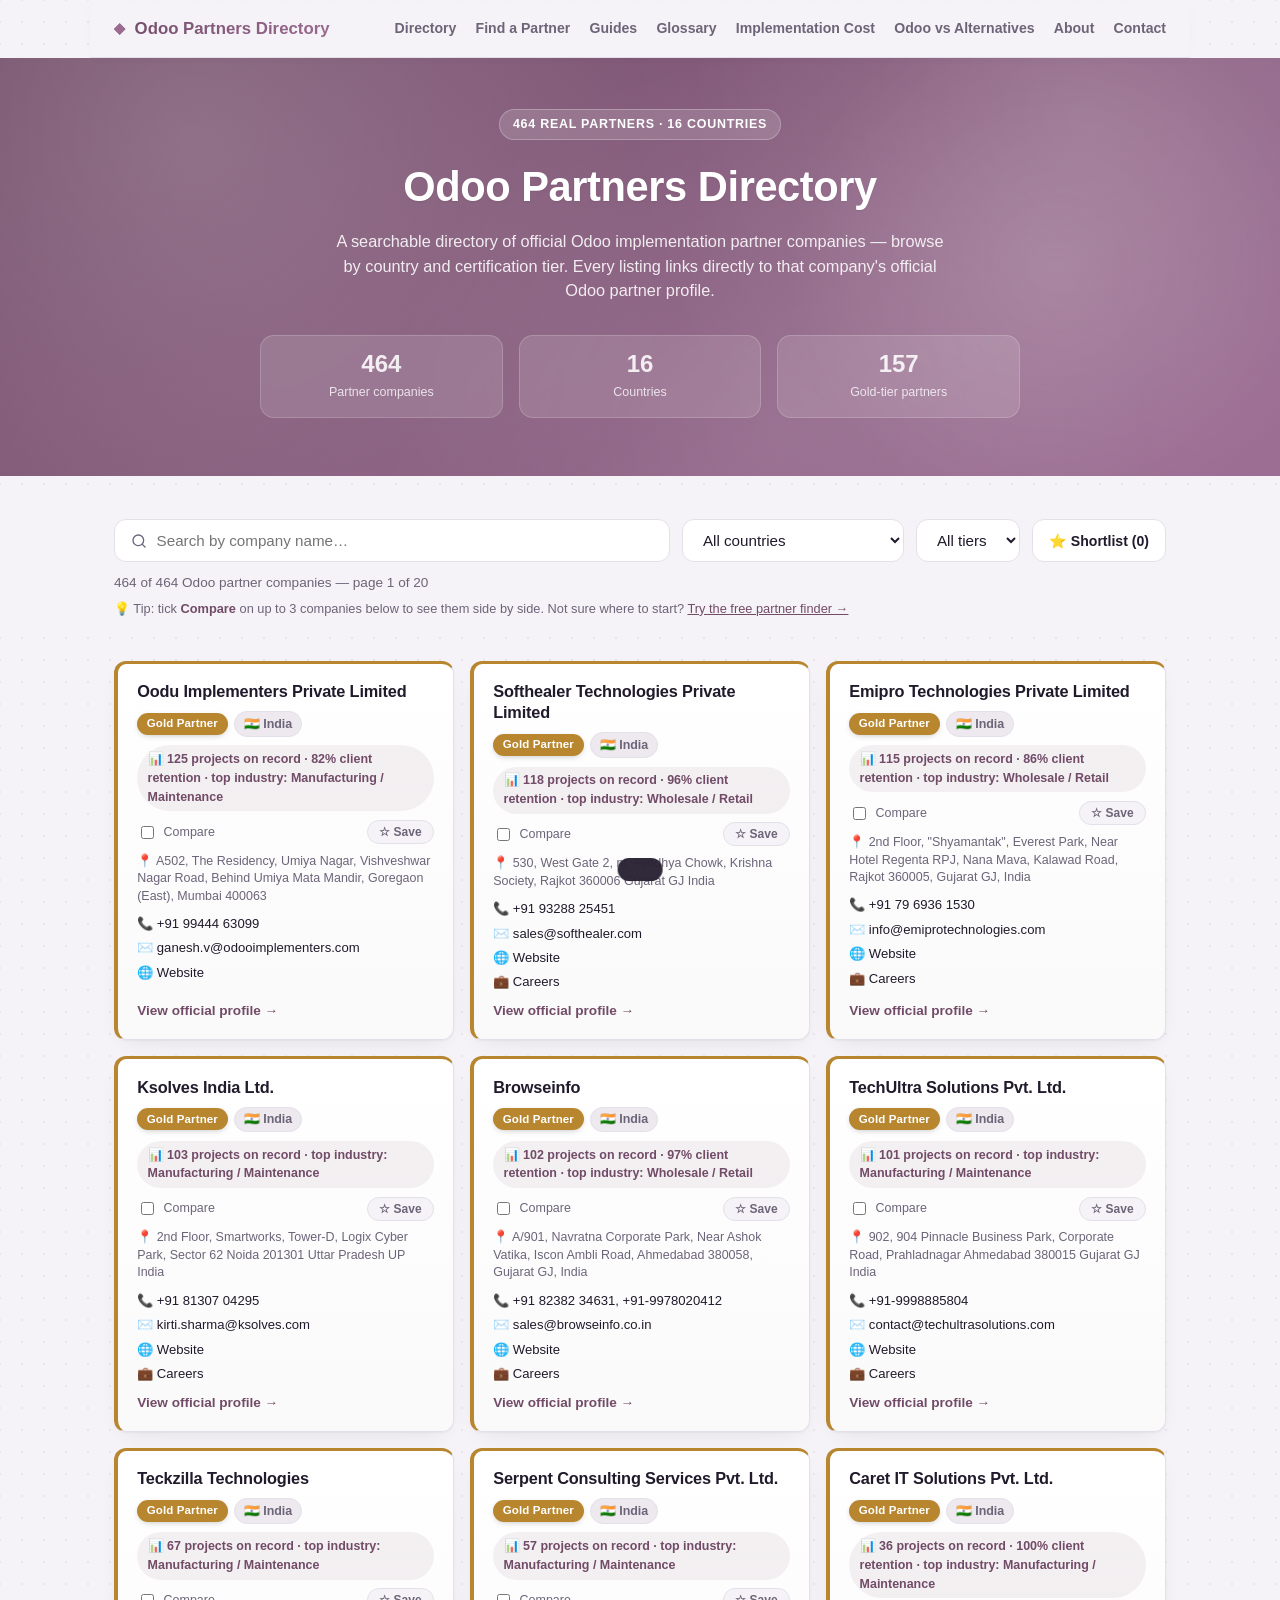
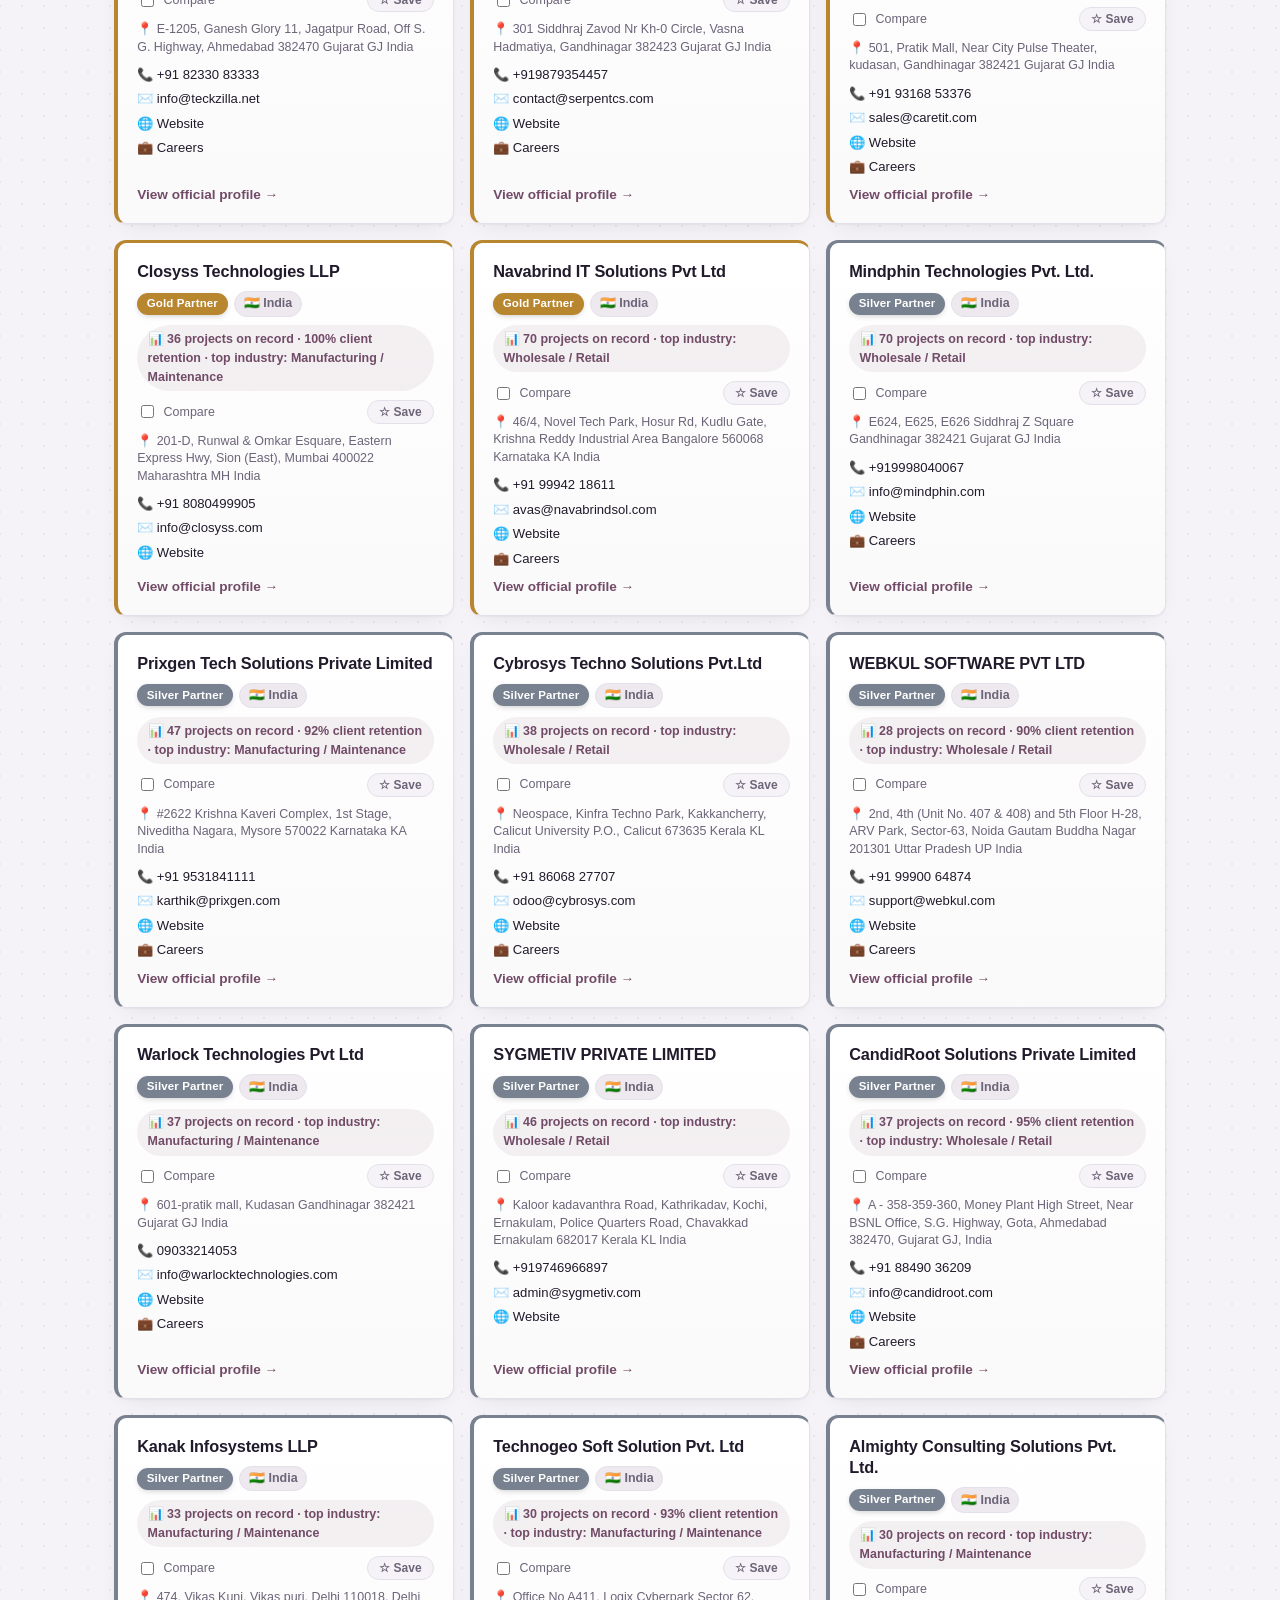
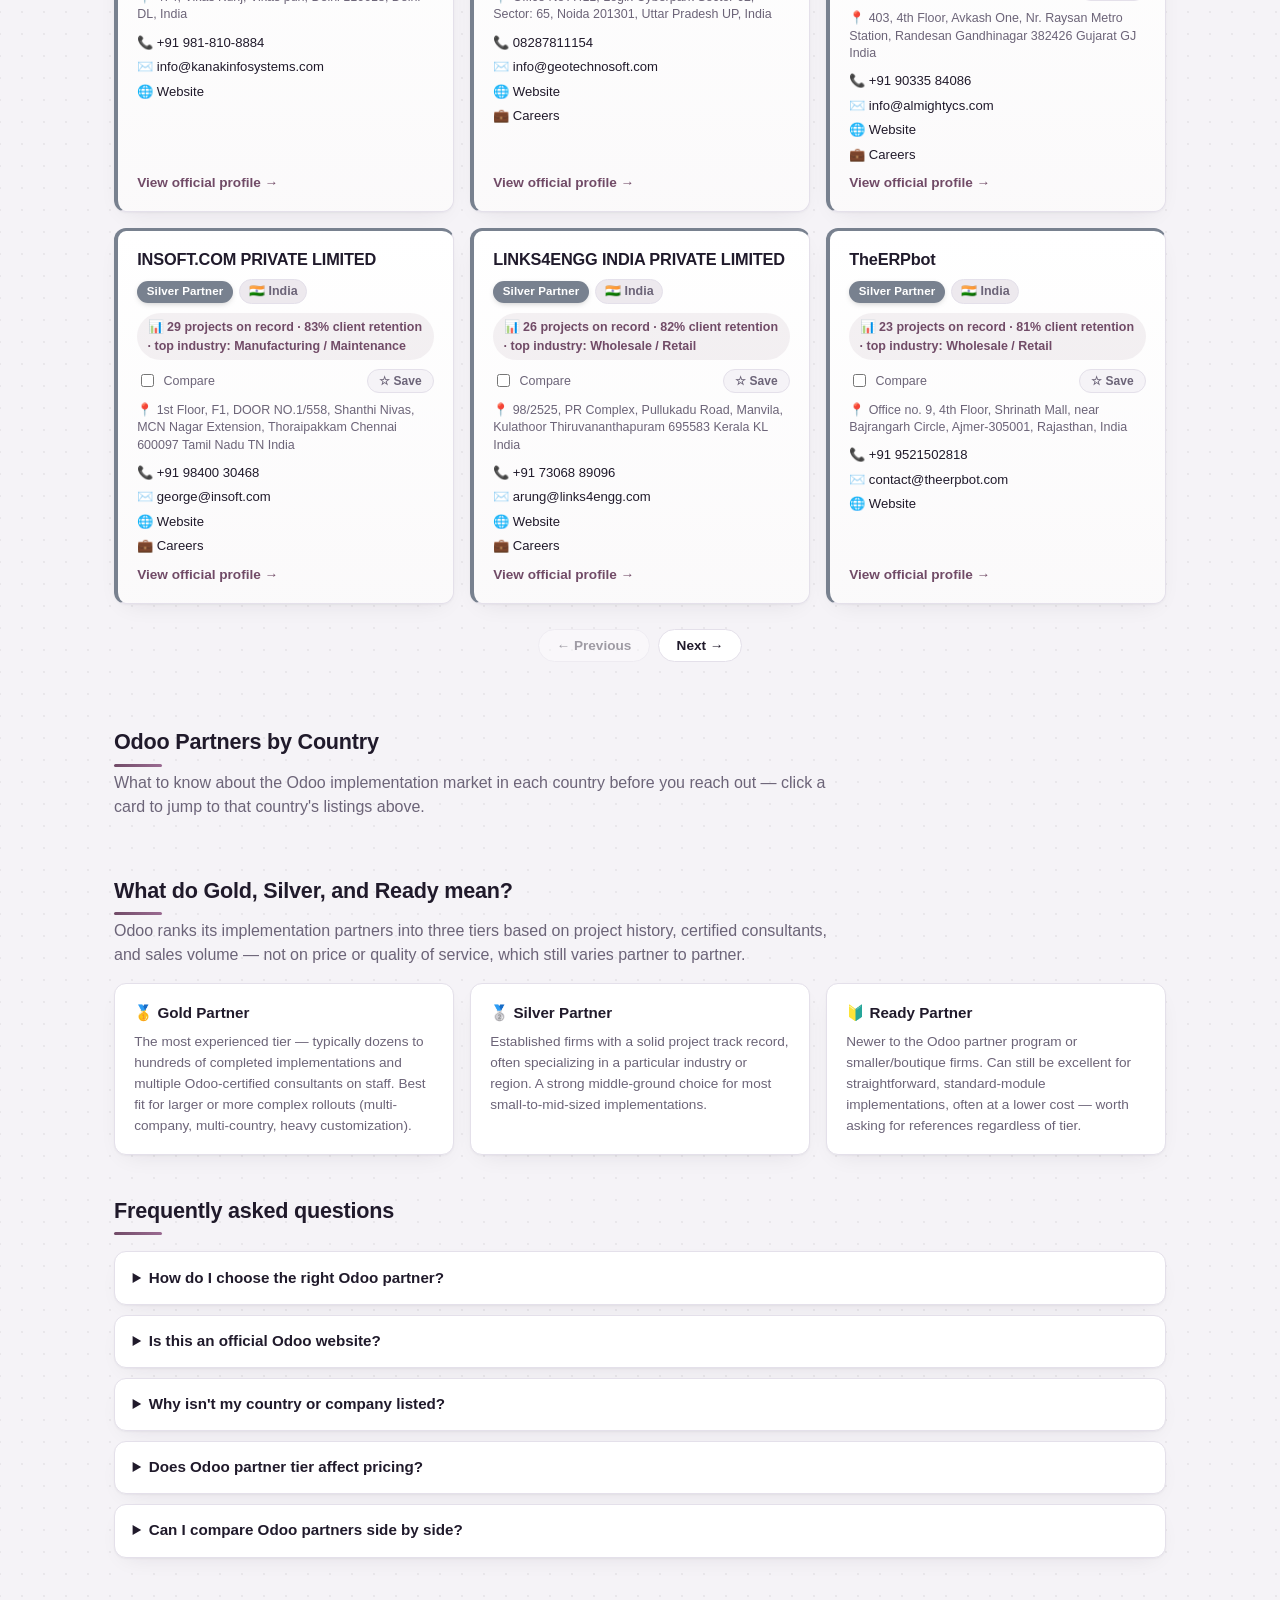
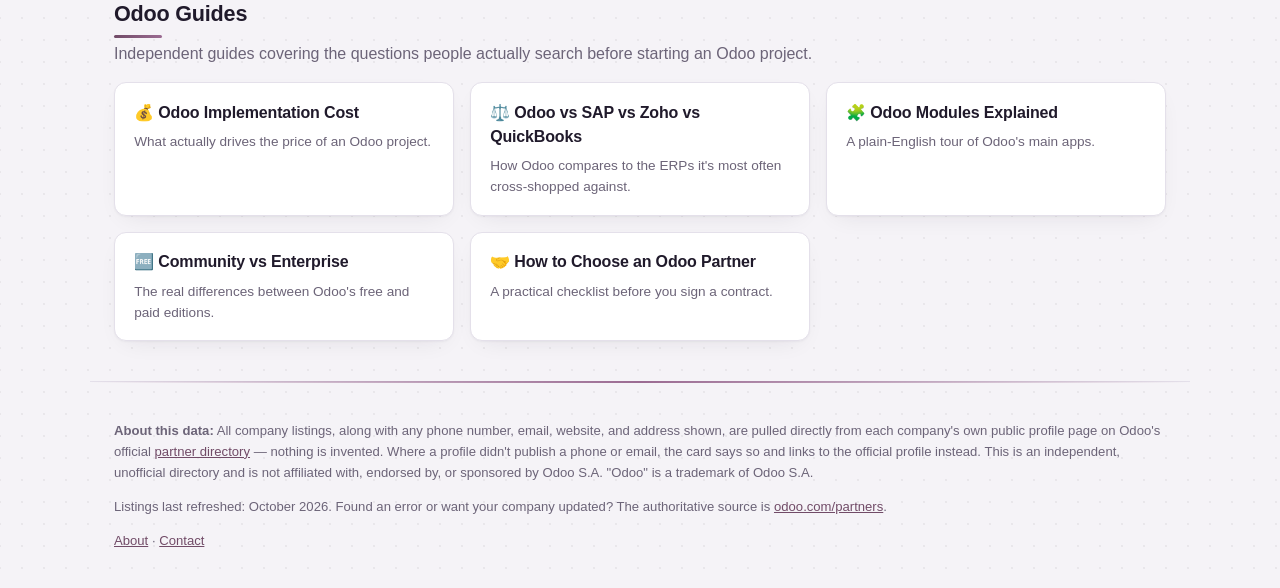
<file: index.html>
<!DOCTYPE html>
<html lang="en">
<head>
<meta charset="UTF-8">
<meta name="viewport" content="width=device-width, initial-scale=1.0">
<title>Odoo Partners Directory — Find Odoo Implementation Companies Worldwide</title>
<meta name="description" content="Searchable directory of 464 official Odoo implementation partners by country and tier. Compare up to 3 partners side by side with real certifications, project references, and retention data.">
<meta name="robots" content="index, follow">
<link rel="canonical" href="https://odoo-companies-hub.github.io/odoo_companies/">
<link rel="icon" href="favicon.svg" type="image/svg+xml">

<!-- Open Graph -->
<meta property="og:site_name" content="Odoo Partners Directory">
<meta property="og:title" content="Odoo Partners Directory — 464 Real Odoo Implementation Partners">
<meta property="og:description" content="Searchable directory of official Odoo implementation partners worldwide — browse 464 real companies by country and tier, and compare them side by side on real certifications and references.">
<meta property="og:type" content="website">
<meta property="og:url" content="https://odoo-companies-hub.github.io/odoo_companies/">

<!-- Twitter -->
<meta name="twitter:card" content="summary">
<meta name="twitter:title" content="Odoo Partners Directory">
<meta name="twitter:description" content="Searchable directory of 464 real Odoo implementation partners worldwide — compare partners side by side on certifications, references, and retention.">

<link rel="preconnect" href="https://pagead2.googlesyndication.com">
<script async src="https://pagead2.googlesyndication.com/pagead/js/adsbygoogle.js?client=ca-pub-3038988631598049" crossorigin="anonymous"></script>

<link rel="stylesheet" href="styles.css">

<script type="application/ld+json">
{
  "@context": "https://schema.org",
  "@type": "Organization",
  "name": "Odoo Partners Directory",
  "url": "https://odoo-companies-hub.github.io/odoo_companies/",
  "logo": "https://odoo-companies-hub.github.io/odoo_companies/favicon.svg",
  "description": "An independent, searchable directory of official Odoo implementation partner companies worldwide.",
  "email": "asappssupport@gmail.com"
}
</script>
<script type="application/ld+json">
{
  "@context": "https://schema.org",
  "@type": "WebSite",
  "name": "Odoo Partners Directory",
  "url": "https://odoo-companies-hub.github.io/odoo_companies/",
  "description": "A searchable directory of official Odoo implementation partner companies, filterable by country and certification tier.",
  "potentialAction": {
    "@type": "SearchAction",
    "target": "https://odoo-companies-hub.github.io/odoo_companies/?q={search_term_string}",
    "query-input": "required name=search_term_string"
  }
}
</script>
<script type="application/ld+json">
{
  "@context": "https://schema.org",
  "@type": "FAQPage",
  "mainEntity": [
    {
      "@type": "Question",
      "name": "How do I choose the right Odoo partner?",
      "acceptedAnswer": {
        "@type": "Answer",
        "text": "Start by matching tier to project complexity, then narrow by country/time-zone and industry experience. Always ask a shortlisted partner for 2-3 references from businesses similar in size and industry to yours, and get a fixed-scope quote for phase one rather than an open-ended hourly estimate."
      }
    },
    {
      "@type": "Question",
      "name": "Is this an official Odoo website?",
      "acceptedAnswer": {
        "@type": "Answer",
        "text": "No. This is an independent, unofficial directory. All listings are sourced from Odoo's own public partner directory at odoo.com/partners and link out to each company's real, official Odoo profile page for verified details. Odoo is a trademark of Odoo S.A.; this site is not affiliated with or endorsed by Odoo S.A."
      }
    },
    {
      "@type": "Question",
      "name": "Why isn't my country or company listed?",
      "acceptedAnswer": {
        "@type": "Answer",
        "text": "This directory currently covers a curated set of 16 countries and is refreshed periodically, not a live mirror of Odoo's full partner list. The authoritative, complete, and most current list is always odoo.com/partners."
      }
    },
    {
      "@type": "Question",
      "name": "Does Odoo partner tier affect pricing?",
      "acceptedAnswer": {
        "@type": "Answer",
        "text": "Not directly — tier reflects experience and scale, not a fixed rate card. Gold partners are often priced higher given demand and seniority, but a well-matched Silver or Ready partner can be more cost-effective for a straightforward implementation."
      }
    },
    {
      "@type": "Question",
      "name": "Can I compare Odoo partners side by side?",
      "acceptedAnswer": {
        "@type": "Answer",
        "text": "Yes. Tick \"Compare\" on up to 3 companies in the directory below and a side-by-side table opens showing certified experts by Odoo version, total project references, typical project size, customer retention rate, and top industries served — all pulled from each company's own official Odoo partner profile."
      }
    }
  ]
}
</script>
</head>
<body>

<nav class="site-nav">
  <a class="brand" href="index.html">Odoo Partners Directory</a>
  <div class="links">
    <a href="index.html">Directory</a>
    <a href="find-a-partner.html">Find a Partner</a>
    <a href="guides.html">Guides</a>
    <a href="glossary.html">Glossary</a>
    <a href="odoo-implementation-cost.html">Implementation Cost</a>
    <a href="odoo-vs-alternatives.html">Odoo vs Alternatives</a>
  <a href="about.html">About</a>
  <a href="contact.html">Contact</a>
  </div>
</nav>

<header class="hero">
  <span class="eyebrow">464 real partners · 16 countries</span>
  <h1>Odoo Partners Directory</h1>
  <p>A searchable directory of official Odoo implementation partner companies — browse by country and certification tier. Every listing links directly to that company's official Odoo partner profile.</p>
  <div class="stats-row" id="hero-stats"></div>
</header>

<!-- Ad slot: top banner (fill in your <ins class="adsbygoogle"> unit once AdSense is approved) -->
<div class="ad-slot" id="ad-top"></div>

<div class="controls-wrap" id="controls-wrap">
  <div class="controls">
    <input type="text" id="search" placeholder="Search by company name…" autocomplete="off">
    <select id="country-filter"><option value="">All countries</option></select>
    <select id="tier-filter">
      <option value="">All tiers</option>
      <option value="Gold">Gold</option>
      <option value="Silver">Silver</option>
      <option value="Ready">Ready</option>
    </select>
    <button type="button" id="fav-toggle" class="fav-toggle">⭐ Shortlist (0)</button>
  </div>
  <div class="stats" id="stats"></div>
  <p class="cmp-hint">💡 Tip: tick <strong>Compare</strong> on up to 3 companies below to see them side by side. Not sure where to start? <a href="find-a-partner.html">Try the free partner finder →</a></p>
</div>

<main>
  <div class="grid" id="grid"></div>
  <div class="empty" id="empty" hidden>No companies match your search.</div>
  <div class="pager" id="pager"></div>
</main>

<section class="content" id="guides">
  <h2>Odoo Partners by Country</h2>
  <p class="intro">What to know about the Odoo implementation market in each country before you reach out — click a card to jump to that country's listings above.</p>
  <div class="guide-grid" id="guide-grid"></div>
</section>

<section class="content" id="tiers">
  <h2>What do Gold, Silver, and Ready mean?</h2>
  <p class="intro">Odoo ranks its implementation partners into three tiers based on project history, certified consultants, and sales volume — not on price or quality of service, which still varies partner to partner.</p>
  <div class="tier-explainer">
    <div class="t">
      <h3>🥇 Gold Partner</h3>
      <p>The most experienced tier — typically dozens to hundreds of completed implementations and multiple Odoo-certified consultants on staff. Best fit for larger or more complex rollouts (multi-company, multi-country, heavy customization).</p>
    </div>
    <div class="t">
      <h3>🥈 Silver Partner</h3>
      <p>Established firms with a solid project track record, often specializing in a particular industry or region. A strong middle-ground choice for most small-to-mid-sized implementations.</p>
    </div>
    <div class="t">
      <h3>🔰 Ready Partner</h3>
      <p>Newer to the Odoo partner program or smaller/boutique firms. Can still be excellent for straightforward, standard-module implementations, often at a lower cost — worth asking for references regardless of tier.</p>
    </div>
  </div>
</section>

<section class="content" id="faq">
  <h2>Frequently asked questions</h2>
  <div class="faq">
    <details>
      <summary>How do I choose the right Odoo partner?</summary>
      <p>Start by matching tier to project complexity (see above), then narrow by country/time-zone and industry experience. Always ask a shortlisted partner for 2-3 references from businesses similar in size and industry to yours, and get a fixed-scope quote for phase one rather than an open-ended hourly estimate.</p>
    </details>
    <details>
      <summary>Is this an official Odoo website?</summary>
      <p>No. This is an independent, unofficial directory. All listings are sourced from Odoo's own public partner directory at <a href="https://www.odoo.com/partners" target="_blank" rel="noopener">odoo.com/partners</a> and link out to each company's real, official Odoo profile page for verified details. "Odoo" is a trademark of Odoo S.A.; this site is not affiliated with or endorsed by Odoo S.A.</p>
    </details>
    <details>
      <summary>Why isn't my country or company listed?</summary>
      <p>This directory currently covers a curated set of 16 countries and is refreshed periodically, not a live mirror of Odoo's full partner list. The authoritative, complete, and most current list is always <a href="https://www.odoo.com/partners" target="_blank" rel="noopener">odoo.com/partners</a>.</p>
    </details>
    <details>
      <summary>Does Odoo partner tier affect pricing?</summary>
      <p>Not directly — tier reflects experience and scale, not a fixed rate card. Gold partners are often (not always) priced higher given demand and seniority, but a well-matched Silver or Ready partner can be more cost-effective for a straightforward implementation.</p>
    </details>
    <details>
      <summary>Can I compare Odoo partners side by side?</summary>
      <p>Yes. Tick "Compare" on up to 3 companies in the directory below and a side-by-side table opens showing certified experts by Odoo version, total project references, typical project size, customer retention rate, and top industries served — all pulled from each company's own official Odoo partner profile.</p>
    </details>
  </div>
</section>

<section class="content" id="guides-section">
  <h2>Odoo Guides</h2>
  <p class="intro">Independent guides covering the questions people actually search before starting an Odoo project.</p>
  <div class="guide-grid">
    <div class="guide-card">
      <a class="card-link" href="odoo-implementation-cost.html">
        <h3>💰 Odoo Implementation Cost</h3>
        <p>What actually drives the price of an Odoo project.</p>
      </a>
    </div>
    <div class="guide-card">
      <a class="card-link" href="odoo-vs-alternatives.html">
        <h3>⚖️ Odoo vs SAP vs Zoho vs QuickBooks</h3>
        <p>How Odoo compares to the ERPs it's most often cross-shopped against.</p>
      </a>
    </div>
    <div class="guide-card">
      <a class="card-link" href="odoo-modules-explained.html">
        <h3>🧩 Odoo Modules Explained</h3>
        <p>A plain-English tour of Odoo's main apps.</p>
      </a>
    </div>
    <div class="guide-card">
      <a class="card-link" href="odoo-community-vs-enterprise.html">
        <h3>🆓 Community vs Enterprise</h3>
        <p>The real differences between Odoo's free and paid editions.</p>
      </a>
    </div>
    <div class="guide-card">
      <a class="card-link" href="how-to-choose-odoo-partner.html">
        <h3>🤝 How to Choose an Odoo Partner</h3>
        <p>A practical checklist before you sign a contract.</p>
      </a>
    </div>
  </div>
</section>

<!-- Ad slot: in-feed / bottom -->
<div class="ad-slot" id="ad-bottom"></div>

<footer>
  <p><strong>About this data:</strong> All company listings, along with any phone number, email,
  website, and address shown, are pulled directly from each company's own public profile page on
  Odoo's official <a href="https://www.odoo.com/partners" target="_blank" rel="noopener">partner directory</a> —
  nothing is invented. Where a profile didn't publish a phone or email, the card says so and links
  to the official profile instead. This is an independent, unofficial directory and is not
  affiliated with, endorsed by, or sponsored by Odoo S.A. "Odoo" is a trademark of Odoo S.A.</p>
  <p>Listings last refreshed: October 2026. Found an error or want your company updated? The authoritative source is
  <a href="https://www.odoo.com/partners" target="_blank" rel="noopener">odoo.com/partners</a>.</p>
  <p><a href="about.html">About</a> · <a href="contact.html">Contact</a></p>
</footer>

<div class="compare-bar" id="compare-bar" hidden></div>

<div class="compare-modal" id="compare-modal" hidden>
  <div class="compare-modal-backdrop" id="compare-modal-backdrop"></div>
  <div class="compare-modal-panel">
    <button type="button" id="compare-modal-close" aria-label="Close comparison">✕</button>
    <div id="compare-modal-content"></div>
  </div>
</div>

<script src="data.js"></script>
<script src="partner-stats.js"></script>
<script src="script.js"></script>
</body>
</html>
</file>
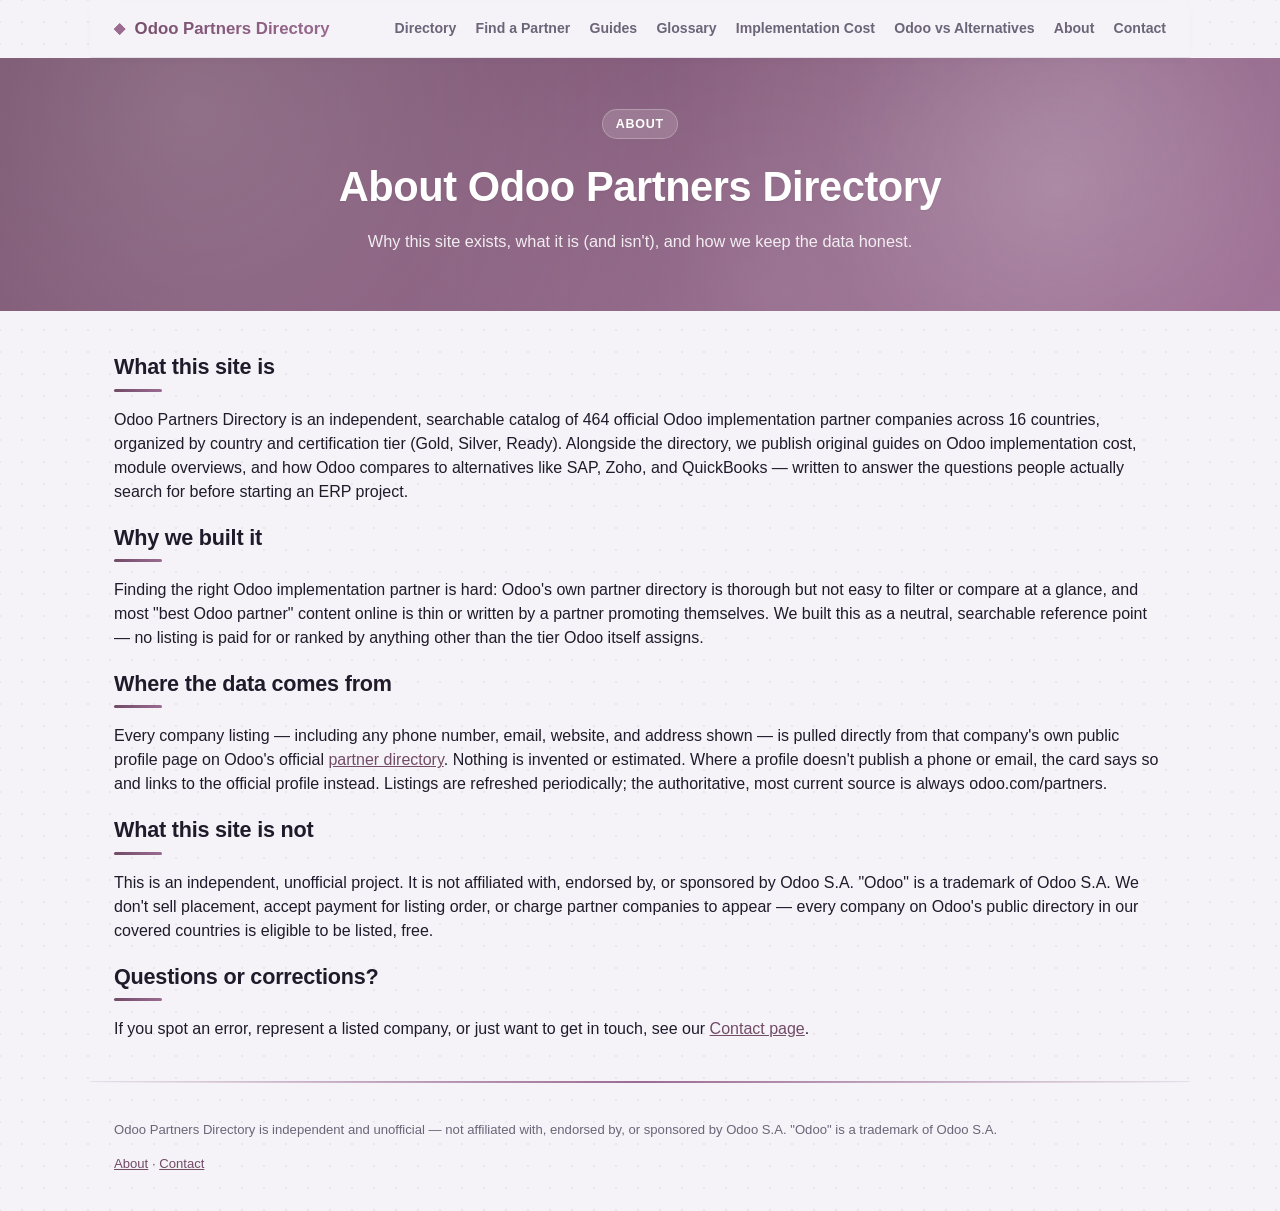
<file: about.html>
<!DOCTYPE html>
<html lang="en">
<head>
<meta charset="UTF-8">
<meta name="viewport" content="width=device-width, initial-scale=1.0">
<title>About Us — Odoo Partners Directory</title>
<meta name="description" content="Who runs the Odoo Partners Directory, why it exists, and how the 464-company dataset of official Odoo implementation partners is sourced and kept accurate.">
<meta name="robots" content="index, follow">
<link rel="canonical" href="https://odoo-companies-hub.github.io/odoo_companies/about.html">
<link rel="icon" href="favicon.svg" type="image/svg+xml">

<meta property="og:site_name" content="Odoo Partners Directory">
<meta property="og:title" content="About Us — Odoo Partners Directory">
<meta property="og:description" content="Who runs the Odoo Partners Directory, why it exists, and how the dataset is sourced and kept accurate.">
<meta property="og:type" content="website">
<meta property="og:url" content="https://odoo-companies-hub.github.io/odoo_companies/about.html">

<meta name="twitter:card" content="summary">
<meta name="twitter:title" content="About Us — Odoo Partners Directory">
<meta name="twitter:description" content="Who runs the Odoo Partners Directory, why it exists, and how the dataset is sourced and kept accurate.">

<script async src="https://pagead2.googlesyndication.com/pagead/js/adsbygoogle.js?client=ca-pub-3038988631598049" crossorigin="anonymous"></script>
<link rel="stylesheet" href="styles.css">

<script type="application/ld+json">
{
  "@context": "https://schema.org",
  "@type": "BreadcrumbList",
  "itemListElement": [
    {
      "@type": "ListItem",
      "position": 1,
      "name": "Home",
      "item": "https://odoo-companies-hub.github.io/odoo_companies/index.html"
    },
    {
      "@type": "ListItem",
      "position": 2,
      "name": "About",
      "item": "https://odoo-companies-hub.github.io/odoo_companies/about.html"
    }
  ]
}
</script>
</head>
<body>

<nav class="site-nav">
  <a class="brand" href="index.html">Odoo Partners Directory</a>
  <div class="links">
    <a href="index.html">Directory</a>
    <a href="find-a-partner.html">Find a Partner</a>
    <a href="guides.html">Guides</a>
    <a href="glossary.html">Glossary</a>
    <a href="odoo-implementation-cost.html">Implementation Cost</a>
    <a href="odoo-vs-alternatives.html">Odoo vs Alternatives</a>
    <a href="about.html">About</a>
    <a href="contact.html">Contact</a>
  </div>
</nav>

<header class="hero">
  <span class="eyebrow">About</span>
  <h1>About Odoo Partners Directory</h1>
  <p>Why this site exists, what it is (and isn't), and how we keep the data honest.</p>
</header>

<section class="content">
  <h2>What this site is</h2>
  <p>Odoo Partners Directory is an independent, searchable catalog of 464 official Odoo implementation
  partner companies across 16 countries, organized by country and certification tier (Gold, Silver,
  Ready). Alongside the directory, we publish original guides on Odoo implementation cost, module
  overviews, and how Odoo compares to alternatives like SAP, Zoho, and QuickBooks — written to answer
  the questions people actually search for before starting an ERP project.</p>

  <h2>Why we built it</h2>
  <p>Finding the right Odoo implementation partner is hard: Odoo's own partner directory is thorough
  but not easy to filter or compare at a glance, and most "best Odoo partner" content online is thin
  or written by a partner promoting themselves. We built this as a neutral, searchable reference point —
  no listing is paid for or ranked by anything other than the tier Odoo itself assigns.</p>

  <h2>Where the data comes from</h2>
  <p>Every company listing — including any phone number, email, website, and address shown — is pulled
  directly from that company's own public profile page on Odoo's official
  <a href="https://www.odoo.com/partners" target="_blank" rel="noopener">partner directory</a>. Nothing
  is invented or estimated. Where a profile doesn't publish a phone or email, the card says so and links
  to the official profile instead. Listings are refreshed periodically; the authoritative, most current
  source is always odoo.com/partners.</p>

  <h2>What this site is not</h2>
  <p>This is an independent, unofficial project. It is not affiliated with, endorsed by, or sponsored by
  Odoo S.A. "Odoo" is a trademark of Odoo S.A. We don't sell placement, accept payment for listing order,
  or charge partner companies to appear — every company on Odoo's public directory in our covered
  countries is eligible to be listed, free.</p>

  <h2>Questions or corrections?</h2>
  <p>If you spot an error, represent a listed company, or just want to get in touch, see our
  <a href="contact.html">Contact page</a>.</p>
</section>

<footer>
  <p>Odoo Partners Directory is independent and unofficial — not affiliated with, endorsed by, or
  sponsored by Odoo S.A. "Odoo" is a trademark of Odoo S.A.</p>
  <p><a href="about.html">About</a> · <a href="contact.html">Contact</a></p>
</footer>

</body>
</html>
</file>
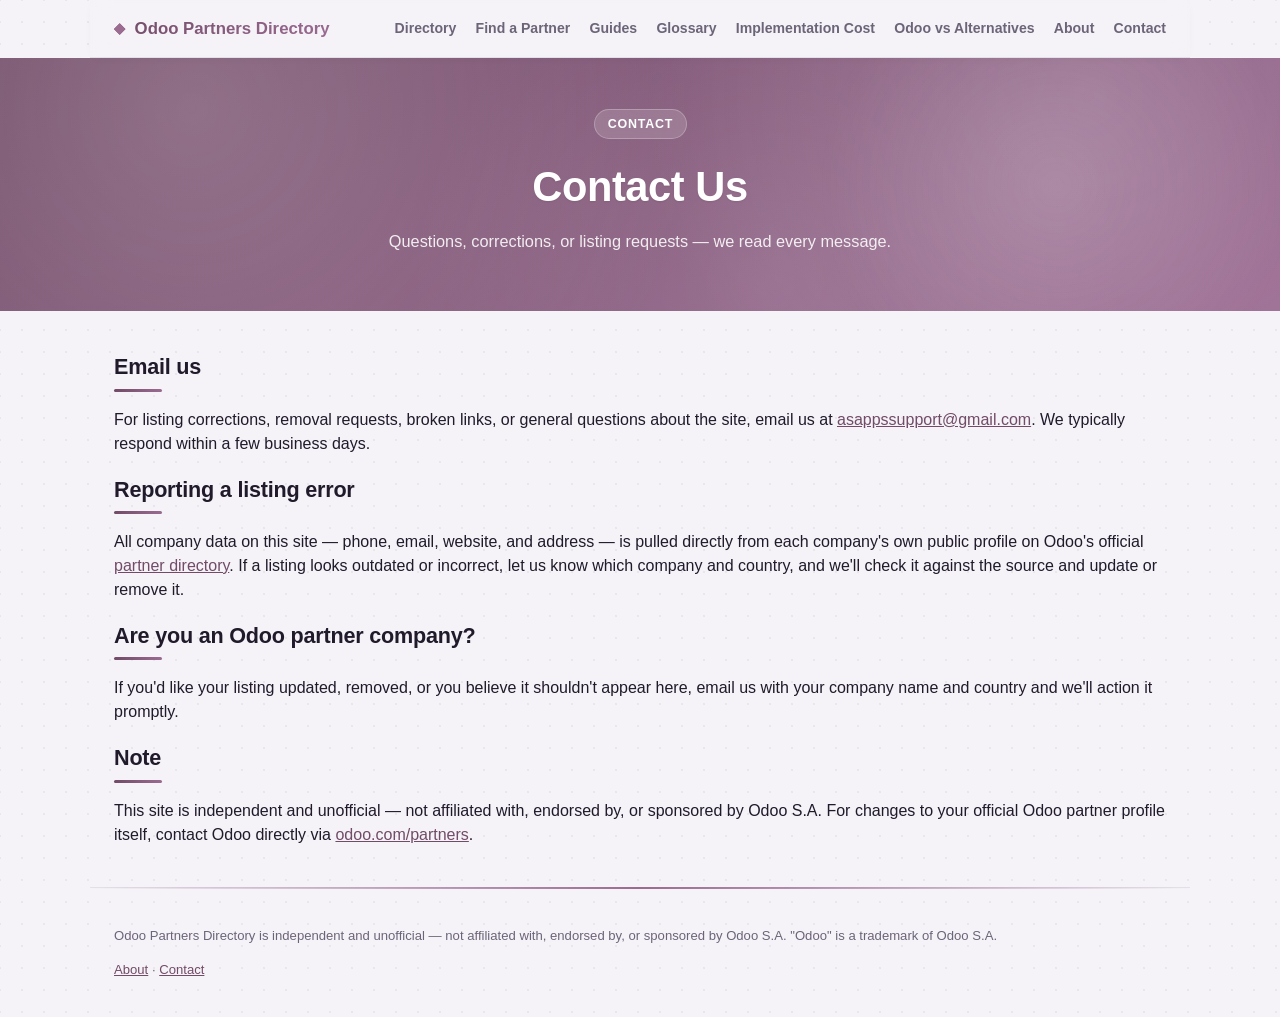
<file: contact.html>
<!DOCTYPE html>
<html lang="en">
<head>
<meta charset="UTF-8">
<meta name="viewport" content="width=device-width, initial-scale=1.0">
<title>Contact Us — Odoo Partners Directory</title>
<meta name="description" content="Get in touch with the Odoo Partners Directory team to report a listing error, request a correction, or ask a question about the site.">
<meta name="robots" content="index, follow">
<link rel="canonical" href="https://odoo-companies-hub.github.io/odoo_companies/contact.html">
<link rel="icon" href="favicon.svg" type="image/svg+xml">

<meta property="og:site_name" content="Odoo Partners Directory">
<meta property="og:title" content="Contact Us — Odoo Partners Directory">
<meta property="og:description" content="Get in touch to report a listing error, request a correction, or ask a question.">
<meta property="og:type" content="website">
<meta property="og:url" content="https://odoo-companies-hub.github.io/odoo_companies/contact.html">

<meta name="twitter:card" content="summary">
<meta name="twitter:title" content="Contact Us — Odoo Partners Directory">
<meta name="twitter:description" content="Get in touch to report a listing error, request a correction, or ask a question.">

<script async src="https://pagead2.googlesyndication.com/pagead/js/adsbygoogle.js?client=ca-pub-3038988631598049" crossorigin="anonymous"></script>
<link rel="stylesheet" href="styles.css">

<script type="application/ld+json">
{
  "@context": "https://schema.org",
  "@type": "BreadcrumbList",
  "itemListElement": [
    {
      "@type": "ListItem",
      "position": 1,
      "name": "Home",
      "item": "https://odoo-companies-hub.github.io/odoo_companies/index.html"
    },
    {
      "@type": "ListItem",
      "position": 2,
      "name": "Contact",
      "item": "https://odoo-companies-hub.github.io/odoo_companies/contact.html"
    }
  ]
}
</script>
</head>
<body>

<nav class="site-nav">
  <a class="brand" href="index.html">Odoo Partners Directory</a>
  <div class="links">
    <a href="index.html">Directory</a>
    <a href="find-a-partner.html">Find a Partner</a>
    <a href="guides.html">Guides</a>
    <a href="glossary.html">Glossary</a>
    <a href="odoo-implementation-cost.html">Implementation Cost</a>
    <a href="odoo-vs-alternatives.html">Odoo vs Alternatives</a>
    <a href="about.html">About</a>
    <a href="contact.html">Contact</a>
  </div>
</nav>

<header class="hero">
  <span class="eyebrow">Contact</span>
  <h1>Contact Us</h1>
  <p>Questions, corrections, or listing requests — we read every message.</p>
</header>

<section class="content">
  <h2>Email us</h2>
  <p>For listing corrections, removal requests, broken links, or general questions about the site,
  email us at <a href="mailto:asappssupport@gmail.com">asappssupport@gmail.com</a>. We typically
  respond within a few business days.</p>

  <h2>Reporting a listing error</h2>
  <p>All company data on this site — phone, email, website, and address — is pulled directly from
  each company's own public profile on Odoo's official
  <a href="https://www.odoo.com/partners" target="_blank" rel="noopener">partner directory</a>. If a
  listing looks outdated or incorrect, let us know which company and country, and we'll check it
  against the source and update or remove it.</p>

  <h2>Are you an Odoo partner company?</h2>
  <p>If you'd like your listing updated, removed, or you believe it shouldn't appear here, email us
  with your company name and country and we'll action it promptly.</p>

  <h2>Note</h2>
  <p>This site is independent and unofficial — not affiliated with, endorsed by, or sponsored by
  Odoo S.A. For changes to your official Odoo partner profile itself, contact Odoo directly via
  <a href="https://www.odoo.com/partners" target="_blank" rel="noopener">odoo.com/partners</a>.</p>
</section>

<footer>
  <p>Odoo Partners Directory is independent and unofficial — not affiliated with, endorsed by, or
  sponsored by Odoo S.A. "Odoo" is a trademark of Odoo S.A.</p>
  <p><a href="about.html">About</a> · <a href="contact.html">Contact</a></p>
</footer>

</body>
</html>
</file>
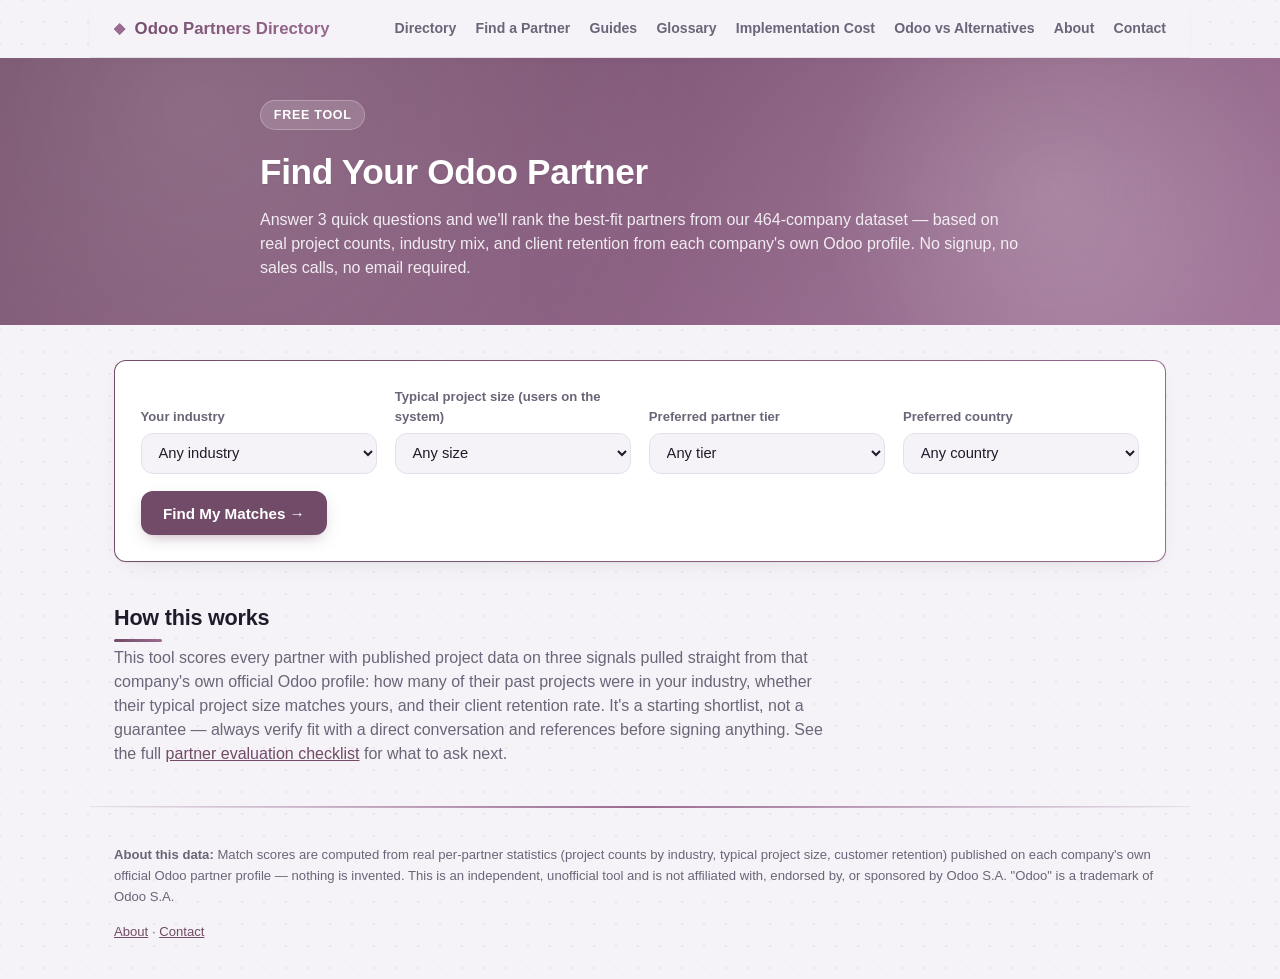
<file: find-a-partner.html>
<!DOCTYPE html>
<html lang="en">
<head>
<meta charset="UTF-8">
<meta name="viewport" content="width=device-width, initial-scale=1.0">
<title>Find Your Odoo Partner — Free Matching Tool</title>
<meta name="description" content="Answer 3 quick questions about your industry, project size, and budget tier, and this free tool ranks the best-fit Odoo implementation partners from real project data — no form to fill, no sales calls.">
<meta name="robots" content="index, follow">
<link rel="canonical" href="https://odoo-companies-hub.github.io/odoo_companies/find-a-partner.html">
<link rel="icon" href="favicon.svg" type="image/svg+xml">

<meta property="og:site_name" content="Odoo Partners Directory">
<meta property="og:title" content="Find Your Odoo Partner — Free Matching Tool">
<meta property="og:description" content="Answer 3 quick questions and get ranked Odoo partner matches based on real project data — industry fit, project size, and tier.">
<meta property="og:type" content="website">
<meta property="og:url" content="https://odoo-companies-hub.github.io/odoo_companies/find-a-partner.html">

<meta name="twitter:card" content="summary">
<meta name="twitter:title" content="Find Your Odoo Partner — Free Matching Tool">
<meta name="twitter:description" content="Answer 3 quick questions and get ranked Odoo partner matches based on real project data.">

<link rel="preconnect" href="https://pagead2.googlesyndication.com">
<script async src="https://pagead2.googlesyndication.com/pagead/js/adsbygoogle.js?client=ca-pub-3038988631598049" crossorigin="anonymous"></script>
<link rel="stylesheet" href="styles.css">

<script type="application/ld+json">
{
  "@context": "https://schema.org",
  "@type": "BreadcrumbList",
  "itemListElement": [
    { "@type": "ListItem", "position": 1, "name": "Home", "item": "https://odoo-companies-hub.github.io/odoo_companies/index.html" },
    { "@type": "ListItem", "position": 2, "name": "Find a Partner", "item": "https://odoo-companies-hub.github.io/odoo_companies/find-a-partner.html" }
  ]
}
</script>
<script type="application/ld+json">
{
  "@context": "https://schema.org",
  "@type": "WebApplication",
  "name": "Odoo Partner Finder",
  "applicationCategory": "BusinessApplication",
  "operatingSystem": "Any",
  "description": "A free tool that matches businesses to Odoo implementation partners based on industry, project size, and certification tier, using real per-partner project data.",
  "offers": { "@type": "Offer", "price": "0", "priceCurrency": "USD" },
  "url": "https://odoo-companies-hub.github.io/odoo_companies/find-a-partner.html"
}
</script>
</head>
<body>

<nav class="site-nav">
  <a class="brand" href="index.html">Odoo Partners Directory</a>
  <div class="links">
    <a href="index.html">Directory</a>
    <a href="find-a-partner.html">Find a Partner</a>
    <a href="guides.html">Guides</a>
    <a href="glossary.html">Glossary</a>
    <a href="odoo-implementation-cost.html">Implementation Cost</a>
    <a href="odoo-vs-alternatives.html">Odoo vs Alternatives</a>
    <a href="about.html">About</a>
    <a href="contact.html">Contact</a>
  </div>
</nav>

<header class="article-hero">
  <div class="wrap">
    <span class="eyebrow">Free tool</span>
    <h1>Find Your Odoo Partner</h1>
    <p>Answer 3 quick questions and we'll rank the best-fit partners from our 464-company dataset — based on
    real project counts, industry mix, and client retention from each company's own Odoo profile. No signup,
    no sales calls, no email required.</p>
  </div>
</header>

<main class="quiz-wrap">
  <div class="quiz-card">
    <div class="quiz-field">
      <label for="q-industry">Your industry</label>
      <select id="q-industry"><option value="">Any industry</option></select>
    </div>
    <div class="quiz-field">
      <label for="q-size">Typical project size (users on the system)</label>
      <select id="q-size">
        <option value="">Any size</option>
        <option value="small">Small — under 20 users</option>
        <option value="medium">Mid-size — 20 to 100 users</option>
        <option value="large">Large — 100+ users</option>
      </select>
    </div>
    <div class="quiz-field">
      <label for="q-tier">Preferred partner tier</label>
      <select id="q-tier">
        <option value="">Any tier</option>
        <option value="Gold">Gold — most experienced</option>
        <option value="Silver">Silver — mid-size projects</option>
        <option value="Ready">Ready — newer, lower-cost</option>
      </select>
    </div>
    <div class="quiz-field">
      <label for="q-country">Preferred country</label>
      <select id="q-country"><option value="">Any country</option></select>
    </div>
    <button type="button" id="q-submit">Find My Matches →</button>
  </div>

  <div id="match-results" class="match-results" hidden>
    <h2 id="match-heading">Your top matches</h2>
    <p class="match-sub" id="match-sub"></p>
    <div class="grid" id="match-grid"></div>
  </div>
</main>

<section class="content">
  <h2>How this works</h2>
  <p class="intro">This tool scores every partner with published project data on three signals pulled straight
  from that company's own official Odoo profile: how many of their past projects were in your industry, whether
  their typical project size matches yours, and their client retention rate. It's a starting shortlist, not a
  guarantee — always verify fit with a direct conversation and references before signing anything. See the full
  <a href="how-to-choose-odoo-partner.html">partner evaluation checklist</a> for what to ask next.</p>
</section>

<footer>
  <p><strong>About this data:</strong> Match scores are computed from real per-partner statistics (project counts
  by industry, typical project size, customer retention) published on each company's own official Odoo partner
  profile — nothing is invented. This is an independent, unofficial tool and is not affiliated with, endorsed
  by, or sponsored by Odoo S.A. "Odoo" is a trademark of Odoo S.A.</p>
  <p><a href="about.html">About</a> · <a href="contact.html">Contact</a></p>
</footer>

<script src="data.js"></script>
<script src="partner-stats.js"></script>
<script src="match.js"></script>
</body>
</html>
</file>
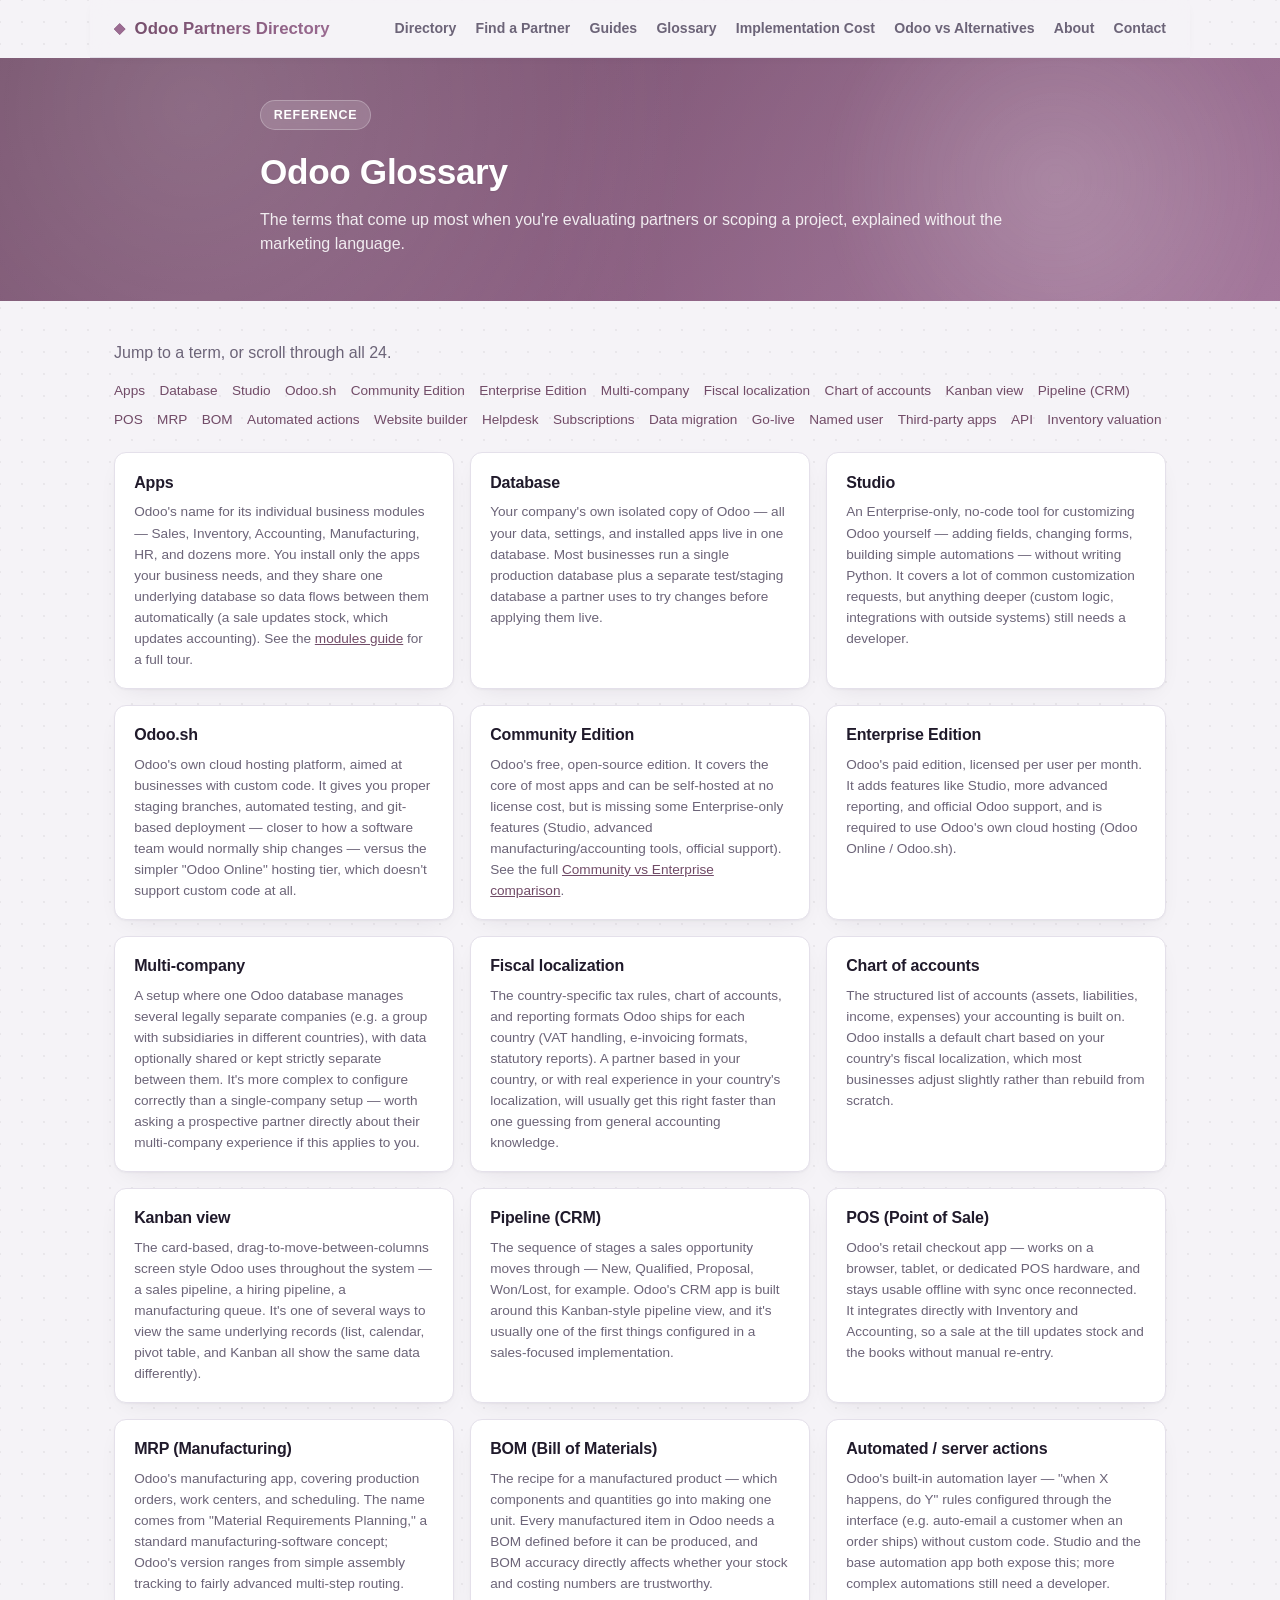
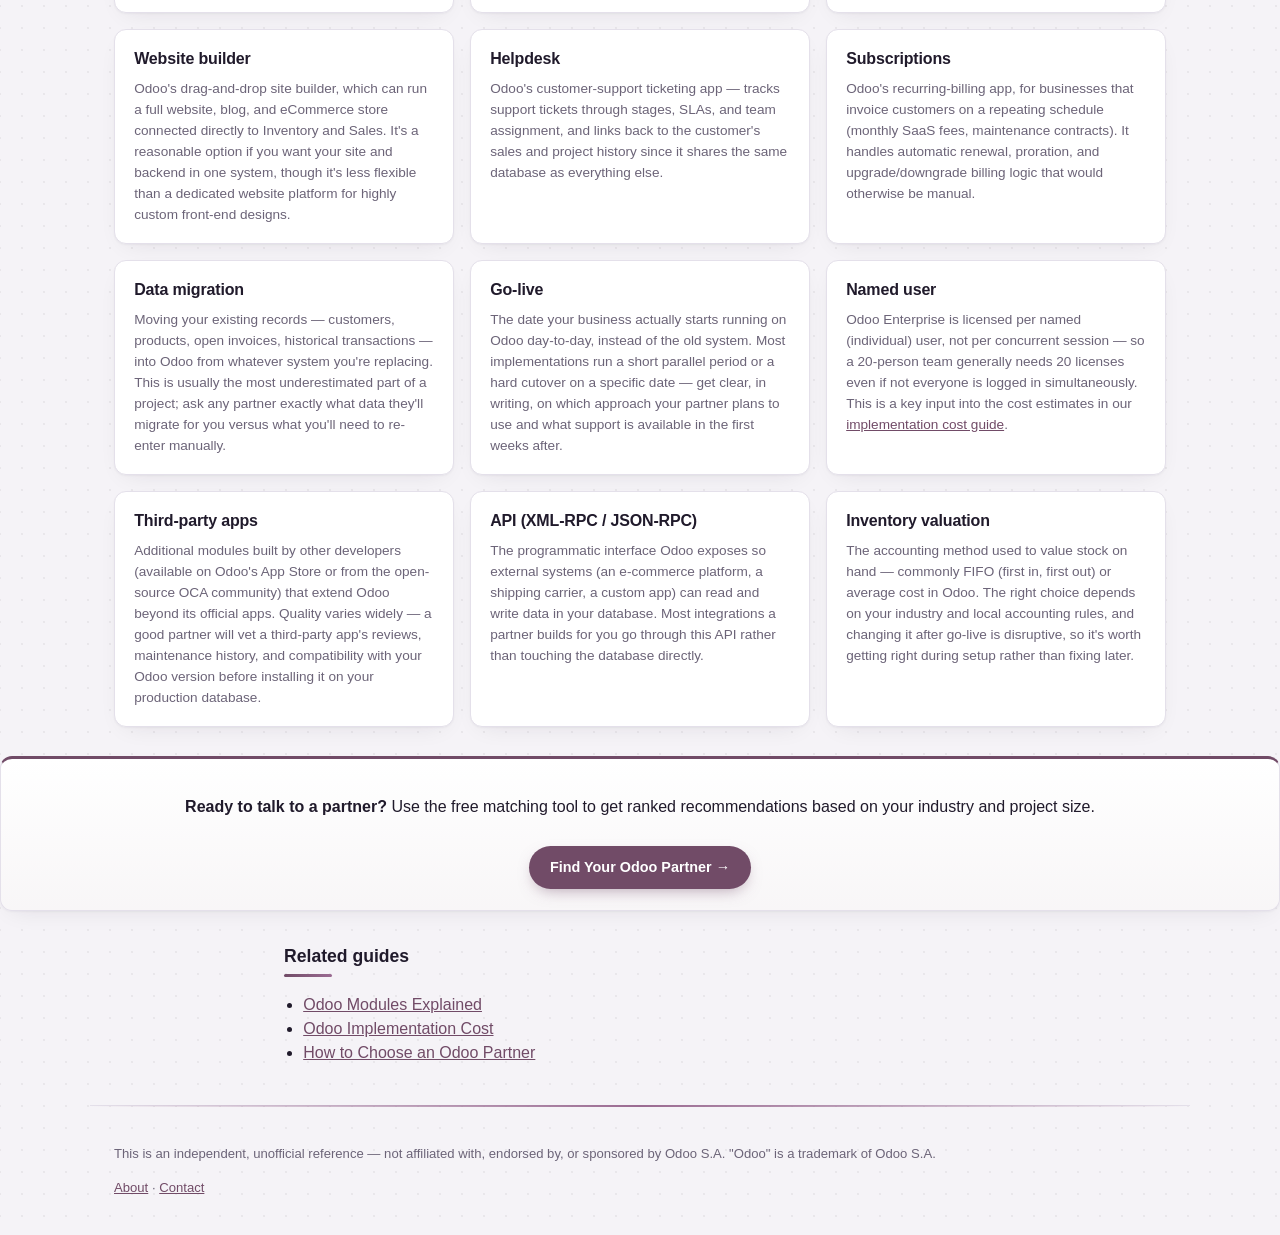
<file: glossary.html>
<!DOCTYPE html>
<html lang="en">
<head>
<meta charset="UTF-8">
<meta name="viewport" content="width=device-width, initial-scale=1.0">
<title>Odoo Glossary: 24 Terms Explained in Plain English</title>
<meta name="description" content="A plain-English glossary of the Odoo and ERP terms that come up most often when evaluating partners and planning an implementation — Apps, Odoo.sh, Studio, BOM, fiscal localization, and more.">
<meta name="robots" content="index, follow">
<link rel="canonical" href="https://odoo-companies-hub.github.io/odoo_companies/glossary.html">
<link rel="icon" href="favicon.svg" type="image/svg+xml">

<meta property="og:site_name" content="Odoo Partners Directory">
<meta property="og:title" content="Odoo Glossary: 24 Terms Explained in Plain English">
<meta property="og:description" content="The Odoo and ERP terms that come up most often when evaluating partners and planning an implementation, explained in plain English.">
<meta property="og:type" content="article">
<meta property="og:url" content="https://odoo-companies-hub.github.io/odoo_companies/glossary.html">

<meta name="twitter:card" content="summary">
<meta name="twitter:title" content="Odoo Glossary: 24 Terms Explained in Plain English">
<meta name="twitter:description" content="The Odoo and ERP terms that come up most often when evaluating partners and planning an implementation.">

<script async src="https://pagead2.googlesyndication.com/pagead/js/adsbygoogle.js?client=ca-pub-3038988631598049" crossorigin="anonymous"></script>
<link rel="stylesheet" href="styles.css">

<script type="application/ld+json">
{
  "@context": "https://schema.org",
  "@type": "BreadcrumbList",
  "itemListElement": [
    { "@type": "ListItem", "position": 1, "name": "Home", "item": "https://odoo-companies-hub.github.io/odoo_companies/index.html" },
    { "@type": "ListItem", "position": 2, "name": "Guides", "item": "https://odoo-companies-hub.github.io/odoo_companies/guides.html" },
    { "@type": "ListItem", "position": 3, "name": "Glossary", "item": "https://odoo-companies-hub.github.io/odoo_companies/glossary.html" }
  ]
}
</script>
<script type="application/ld+json">
{
  "@context": "https://schema.org",
  "@type": "DefinedTermSet",
  "name": "Odoo Glossary",
  "description": "Plain-English definitions of common Odoo and ERP terms.",
  "url": "https://odoo-companies-hub.github.io/odoo_companies/glossary.html"
}
</script>
</head>
<body>

<nav class="site-nav">
  <a class="brand" href="index.html">Odoo Partners Directory</a>
  <div class="links">
    <a href="index.html">Directory</a>
    <a href="find-a-partner.html">Find a Partner</a>
    <a href="guides.html">Guides</a>
    <a href="glossary.html">Glossary</a>
    <a href="odoo-implementation-cost.html">Implementation Cost</a>
    <a href="odoo-vs-alternatives.html">Odoo vs Alternatives</a>
    <a href="about.html">About</a>
    <a href="contact.html">Contact</a>
  </div>
</nav>

<header class="article-hero">
  <div class="wrap">
    <span class="eyebrow">Reference</span>
    <h1>Odoo Glossary</h1>
    <p>The terms that come up most when you're evaluating partners or scoping a project, explained without the
    marketing language.</p>
  </div>
</header>

<section class="content">
  <p class="intro">Jump to a term, or scroll through all 24.</p>
  <nav class="gloss-index" aria-label="Glossary index">
    <a href="#apps">Apps</a>
    <a href="#database">Database</a>
    <a href="#studio">Studio</a>
    <a href="#odoo-sh">Odoo.sh</a>
    <a href="#community">Community Edition</a>
    <a href="#enterprise">Enterprise Edition</a>
    <a href="#multi-company">Multi-company</a>
    <a href="#fiscal-localization">Fiscal localization</a>
    <a href="#chart-of-accounts">Chart of accounts</a>
    <a href="#kanban">Kanban view</a>
    <a href="#pipeline">Pipeline (CRM)</a>
    <a href="#pos">POS</a>
    <a href="#mrp">MRP</a>
    <a href="#bom">BOM</a>
    <a href="#automated-actions">Automated actions</a>
    <a href="#website-builder">Website builder</a>
    <a href="#helpdesk">Helpdesk</a>
    <a href="#subscriptions">Subscriptions</a>
    <a href="#data-migration">Data migration</a>
    <a href="#go-live">Go-live</a>
    <a href="#named-user">Named user</a>
    <a href="#third-party-apps">Third-party apps</a>
    <a href="#api">API</a>
    <a href="#inventory-valuation">Inventory valuation</a>
  </nav>

  <div class="guide-grid gloss-grid">

    <div class="guide-card" id="apps">
      <h3>Apps</h3>
      <p>Odoo's name for its individual business modules — Sales, Inventory, Accounting, Manufacturing, HR, and
      dozens more. You install only the apps your business needs, and they share one underlying database so data
      flows between them automatically (a sale updates stock, which updates accounting). See the
      <a href="odoo-modules-explained.html">modules guide</a> for a full tour.</p>
    </div>

    <div class="guide-card" id="database">
      <h3>Database</h3>
      <p>Your company's own isolated copy of Odoo — all your data, settings, and installed apps live in one
      database. Most businesses run a single production database plus a separate test/staging database a
      partner uses to try changes before applying them live.</p>
    </div>

    <div class="guide-card" id="studio">
      <h3>Studio</h3>
      <p>An Enterprise-only, no-code tool for customizing Odoo yourself — adding fields, changing forms, building
      simple automations — without writing Python. It covers a lot of common customization requests, but
      anything deeper (custom logic, integrations with outside systems) still needs a developer.</p>
    </div>

    <div class="guide-card" id="odoo-sh">
      <h3>Odoo.sh</h3>
      <p>Odoo's own cloud hosting platform, aimed at businesses with custom code. It gives you proper staging
      branches, automated testing, and git-based deployment — closer to how a software team would normally
      ship changes — versus the simpler "Odoo Online" hosting tier, which doesn't support custom code at all.</p>
    </div>

    <div class="guide-card" id="community">
      <h3>Community Edition</h3>
      <p>Odoo's free, open-source edition. It covers the core of most apps and can be self-hosted at no license
      cost, but is missing some Enterprise-only features (Studio, advanced manufacturing/accounting tools,
      official support). See the full <a href="odoo-community-vs-enterprise.html">Community vs Enterprise
      comparison</a>.</p>
    </div>

    <div class="guide-card" id="enterprise">
      <h3>Enterprise Edition</h3>
      <p>Odoo's paid edition, licensed per user per month. It adds features like Studio, more advanced reporting,
      and official Odoo support, and is required to use Odoo's own cloud hosting (Odoo Online / Odoo.sh).</p>
    </div>

    <div class="guide-card" id="multi-company">
      <h3>Multi-company</h3>
      <p>A setup where one Odoo database manages several legally separate companies (e.g. a group with
      subsidiaries in different countries), with data optionally shared or kept strictly separate between them.
      It's more complex to configure correctly than a single-company setup — worth asking a prospective partner
      directly about their multi-company experience if this applies to you.</p>
    </div>

    <div class="guide-card" id="fiscal-localization">
      <h3>Fiscal localization</h3>
      <p>The country-specific tax rules, chart of accounts, and reporting formats Odoo ships for each country
      (VAT handling, e-invoicing formats, statutory reports). A partner based in your country, or with real
      experience in your country's localization, will usually get this right faster than one guessing from
      general accounting knowledge.</p>
    </div>

    <div class="guide-card" id="chart-of-accounts">
      <h3>Chart of accounts</h3>
      <p>The structured list of accounts (assets, liabilities, income, expenses) your accounting is built on.
      Odoo installs a default chart based on your country's fiscal localization, which most businesses adjust
      slightly rather than rebuild from scratch.</p>
    </div>

    <div class="guide-card" id="kanban">
      <h3>Kanban view</h3>
      <p>The card-based, drag-to-move-between-columns screen style Odoo uses throughout the system — a sales
      pipeline, a hiring pipeline, a manufacturing queue. It's one of several ways to view the same underlying
      records (list, calendar, pivot table, and Kanban all show the same data differently).</p>
    </div>

    <div class="guide-card" id="pipeline">
      <h3>Pipeline (CRM)</h3>
      <p>The sequence of stages a sales opportunity moves through — New, Qualified, Proposal, Won/Lost, for
      example. Odoo's CRM app is built around this Kanban-style pipeline view, and it's usually one of the
      first things configured in a sales-focused implementation.</p>
    </div>

    <div class="guide-card" id="pos">
      <h3>POS (Point of Sale)</h3>
      <p>Odoo's retail checkout app — works on a browser, tablet, or dedicated POS hardware, and stays usable
      offline with sync once reconnected. It integrates directly with Inventory and Accounting, so a sale at the
      till updates stock and the books without manual re-entry.</p>
    </div>

    <div class="guide-card" id="mrp">
      <h3>MRP (Manufacturing)</h3>
      <p>Odoo's manufacturing app, covering production orders, work centers, and scheduling. The name comes from
      "Material Requirements Planning," a standard manufacturing-software concept; Odoo's version ranges from
      simple assembly tracking to fairly advanced multi-step routing.</p>
    </div>

    <div class="guide-card" id="bom">
      <h3>BOM (Bill of Materials)</h3>
      <p>The recipe for a manufactured product — which components and quantities go into making one unit. Every
      manufactured item in Odoo needs a BOM defined before it can be produced, and BOM accuracy directly affects
      whether your stock and costing numbers are trustworthy.</p>
    </div>

    <div class="guide-card" id="automated-actions">
      <h3>Automated / server actions</h3>
      <p>Odoo's built-in automation layer — "when X happens, do Y" rules configured through the interface (e.g.
      auto-email a customer when an order ships) without custom code. Studio and the base automation app both
      expose this; more complex automations still need a developer.</p>
    </div>

    <div class="guide-card" id="website-builder">
      <h3>Website builder</h3>
      <p>Odoo's drag-and-drop site builder, which can run a full website, blog, and eCommerce store connected
      directly to Inventory and Sales. It's a reasonable option if you want your site and backend in one system,
      though it's less flexible than a dedicated website platform for highly custom front-end designs.</p>
    </div>

    <div class="guide-card" id="helpdesk">
      <h3>Helpdesk</h3>
      <p>Odoo's customer-support ticketing app — tracks support tickets through stages, SLAs, and team
      assignment, and links back to the customer's sales and project history since it shares the same
      database as everything else.</p>
    </div>

    <div class="guide-card" id="subscriptions">
      <h3>Subscriptions</h3>
      <p>Odoo's recurring-billing app, for businesses that invoice customers on a repeating schedule (monthly
      SaaS fees, maintenance contracts). It handles automatic renewal, proration, and upgrade/downgrade billing
      logic that would otherwise be manual.</p>
    </div>

    <div class="guide-card" id="data-migration">
      <h3>Data migration</h3>
      <p>Moving your existing records — customers, products, open invoices, historical transactions — into Odoo
      from whatever system you're replacing. This is usually the most underestimated part of a project; ask any
      partner exactly what data they'll migrate for you versus what you'll need to re-enter manually.</p>
    </div>

    <div class="guide-card" id="go-live">
      <h3>Go-live</h3>
      <p>The date your business actually starts running on Odoo day-to-day, instead of the old system. Most
      implementations run a short parallel period or a hard cutover on a specific date — get clear, in writing,
      on which approach your partner plans to use and what support is available in the first weeks after.</p>
    </div>

    <div class="guide-card" id="named-user">
      <h3>Named user</h3>
      <p>Odoo Enterprise is licensed per named (individual) user, not per concurrent session — so a 20-person
      team generally needs 20 licenses even if not everyone is logged in simultaneously. This is a key input
      into the cost estimates in our <a href="odoo-implementation-cost.html">implementation cost guide</a>.</p>
    </div>

    <div class="guide-card" id="third-party-apps">
      <h3>Third-party apps</h3>
      <p>Additional modules built by other developers (available on Odoo's App Store or from the open-source OCA
      community) that extend Odoo beyond its official apps. Quality varies widely — a good partner will vet a
      third-party app's reviews, maintenance history, and compatibility with your Odoo version before installing
      it on your production database.</p>
    </div>

    <div class="guide-card" id="api">
      <h3>API (XML-RPC / JSON-RPC)</h3>
      <p>The programmatic interface Odoo exposes so external systems (an e-commerce platform, a shipping
      carrier, a custom app) can read and write data in your database. Most integrations a partner builds for
      you go through this API rather than touching the database directly.</p>
    </div>

    <div class="guide-card" id="inventory-valuation">
      <h3>Inventory valuation</h3>
      <p>The accounting method used to value stock on hand — commonly FIFO (first in, first out) or average
      cost in Odoo. The right choice depends on your industry and local accounting rules, and changing it after
      go-live is disruptive, so it's worth getting right during setup rather than fixing later.</p>
    </div>

  </div>
</section>

<div class="cta-box">
  <p><strong>Ready to talk to a partner?</strong> Use the free matching tool to get ranked recommendations based
  on your industry and project size.</p>
  <a class="btn" href="find-a-partner.html">Find Your Odoo Partner →</a>
</div>

<div class="related">
  <h2>Related guides</h2>
  <ul>
    <li><a href="odoo-modules-explained.html">Odoo Modules Explained</a></li>
    <li><a href="odoo-implementation-cost.html">Odoo Implementation Cost</a></li>
    <li><a href="how-to-choose-odoo-partner.html">How to Choose an Odoo Partner</a></li>
  </ul>
</div>

<footer>
  <p>This is an independent, unofficial reference — not affiliated with, endorsed by, or sponsored by Odoo S.A.
  "Odoo" is a trademark of Odoo S.A.</p>
  <p><a href="about.html">About</a> · <a href="contact.html">Contact</a></p>
</footer>

</body>
</html>
</file>
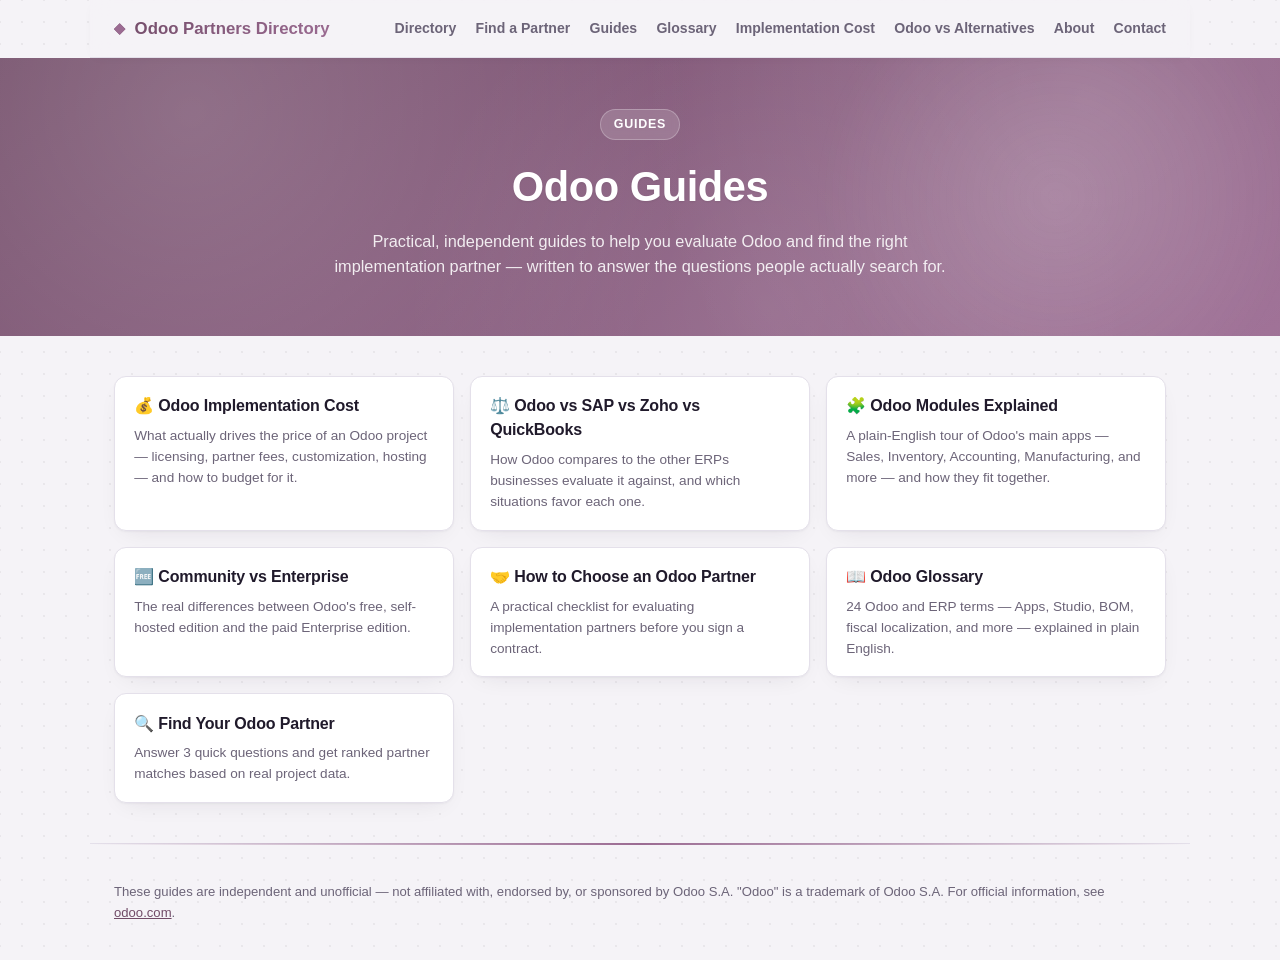
<file: guides.html>
<!DOCTYPE html>
<html lang="en">
<head>
<meta charset="UTF-8">
<meta name="viewport" content="width=device-width, initial-scale=1.0">
<title>Odoo Guides — Cost, Modules, Alternatives & Partner Advice</title>
<meta name="description" content="Original, practical guides on Odoo ERP: implementation cost, Community vs Enterprise, Odoo vs SAP/Zoho/QuickBooks, module overview, and how to pick an implementation partner.">
<meta name="robots" content="index, follow">
<link rel="canonical" href="https://odoo-companies-hub.github.io/odoo_companies/guides.html">
<link rel="icon" href="favicon.svg" type="image/svg+xml">

<meta property="og:site_name" content="Odoo Partners Directory">
<meta property="og:title" content="Odoo Guides — Cost, Modules, Alternatives & Partner Advice">
<meta property="og:description" content="Original, practical guides on Odoo ERP: implementation cost, Community vs Enterprise, Odoo vs SAP/Zoho/QuickBooks, module overview, and how to pick an implementation partner.">
<meta property="og:type" content="article">
<meta property="og:url" content="https://odoo-companies-hub.github.io/odoo_companies/guides.html">

<meta name="twitter:card" content="summary">
<meta name="twitter:title" content="Odoo Guides — Cost, Modules, Alternatives & Partner Advice">
<meta name="twitter:description" content="Original, practical guides on Odoo ERP: implementation cost, Community vs Enterprise, Odoo vs SAP/Zoho/QuickBooks, module overview, and how to pick an implementation partner.">

<script async src="https://pagead2.googlesyndication.com/pagead/js/adsbygoogle.js?client=ca-pub-3038988631598049" crossorigin="anonymous"></script>
<link rel="stylesheet" href="styles.css">

<script type="application/ld+json">
{
  "@context": "https://schema.org",
  "@type": "BreadcrumbList",
  "itemListElement": [
    {
      "@type": "ListItem",
      "position": 1,
      "name": "Home",
      "item": "https://odoo-companies-hub.github.io/odoo_companies/index.html"
    },
    {
      "@type": "ListItem",
      "position": 2,
      "name": "Guides",
      "item": "https://odoo-companies-hub.github.io/odoo_companies/guides.html"
    }
  ]
}
</script>
</head>
<body>

<nav class="site-nav">
  <a class="brand" href="index.html">Odoo Partners Directory</a>
  <div class="links">
    <a href="index.html">Directory</a>
    <a href="find-a-partner.html">Find a Partner</a>
    <a href="guides.html">Guides</a>
    <a href="glossary.html">Glossary</a>
    <a href="odoo-implementation-cost.html">Implementation Cost</a>
    <a href="odoo-vs-alternatives.html">Odoo vs Alternatives</a>
  <a href="about.html">About</a>
  <a href="contact.html">Contact</a>
  </div>
</nav>

<header class="hero">
  <span class="eyebrow">Guides</span>
  <h1>Odoo Guides</h1>
  <p>Practical, independent guides to help you evaluate Odoo and find the right implementation partner — written to answer the questions people actually search for.</p>
</header>

<section class="content">
  <div class="guide-grid">
    <div class="guide-card">
      <a class="card-link" href="odoo-implementation-cost.html">
        <h3>💰 Odoo Implementation Cost</h3>
        <p>What actually drives the price of an Odoo project — licensing, partner fees, customization, hosting — and how to budget for it.</p>
      </a>
    </div>
    <div class="guide-card">
      <a class="card-link" href="odoo-vs-alternatives.html">
        <h3>⚖️ Odoo vs SAP vs Zoho vs QuickBooks</h3>
        <p>How Odoo compares to the other ERPs businesses evaluate it against, and which situations favor each one.</p>
      </a>
    </div>
    <div class="guide-card">
      <a class="card-link" href="odoo-modules-explained.html">
        <h3>🧩 Odoo Modules Explained</h3>
        <p>A plain-English tour of Odoo's main apps — Sales, Inventory, Accounting, Manufacturing, and more — and how they fit together.</p>
      </a>
    </div>
    <div class="guide-card">
      <a class="card-link" href="odoo-community-vs-enterprise.html">
        <h3>🆓 Community vs Enterprise</h3>
        <p>The real differences between Odoo's free, self-hosted edition and the paid Enterprise edition.</p>
      </a>
    </div>
    <div class="guide-card">
      <a class="card-link" href="how-to-choose-odoo-partner.html">
        <h3>🤝 How to Choose an Odoo Partner</h3>
        <p>A practical checklist for evaluating implementation partners before you sign a contract.</p>
      </a>
    </div>
    <div class="guide-card">
      <a class="card-link" href="glossary.html">
        <h3>📖 Odoo Glossary</h3>
        <p>24 Odoo and ERP terms — Apps, Studio, BOM, fiscal localization, and more — explained in plain English.</p>
      </a>
    </div>
    <div class="guide-card">
      <a class="card-link" href="find-a-partner.html">
        <h3>🔍 Find Your Odoo Partner</h3>
        <p>Answer 3 quick questions and get ranked partner matches based on real project data.</p>
      </a>
    </div>
  </div>
</section>

<footer>
  <p>These guides are independent and unofficial — not affiliated with, endorsed by, or sponsored by Odoo S.A.
  "Odoo" is a trademark of Odoo S.A. For official information, see
  <a href="https://www.odoo.com" target="_blank" rel="noopener">odoo.com</a>.</p>
</footer>

</body>
</html>
</file>
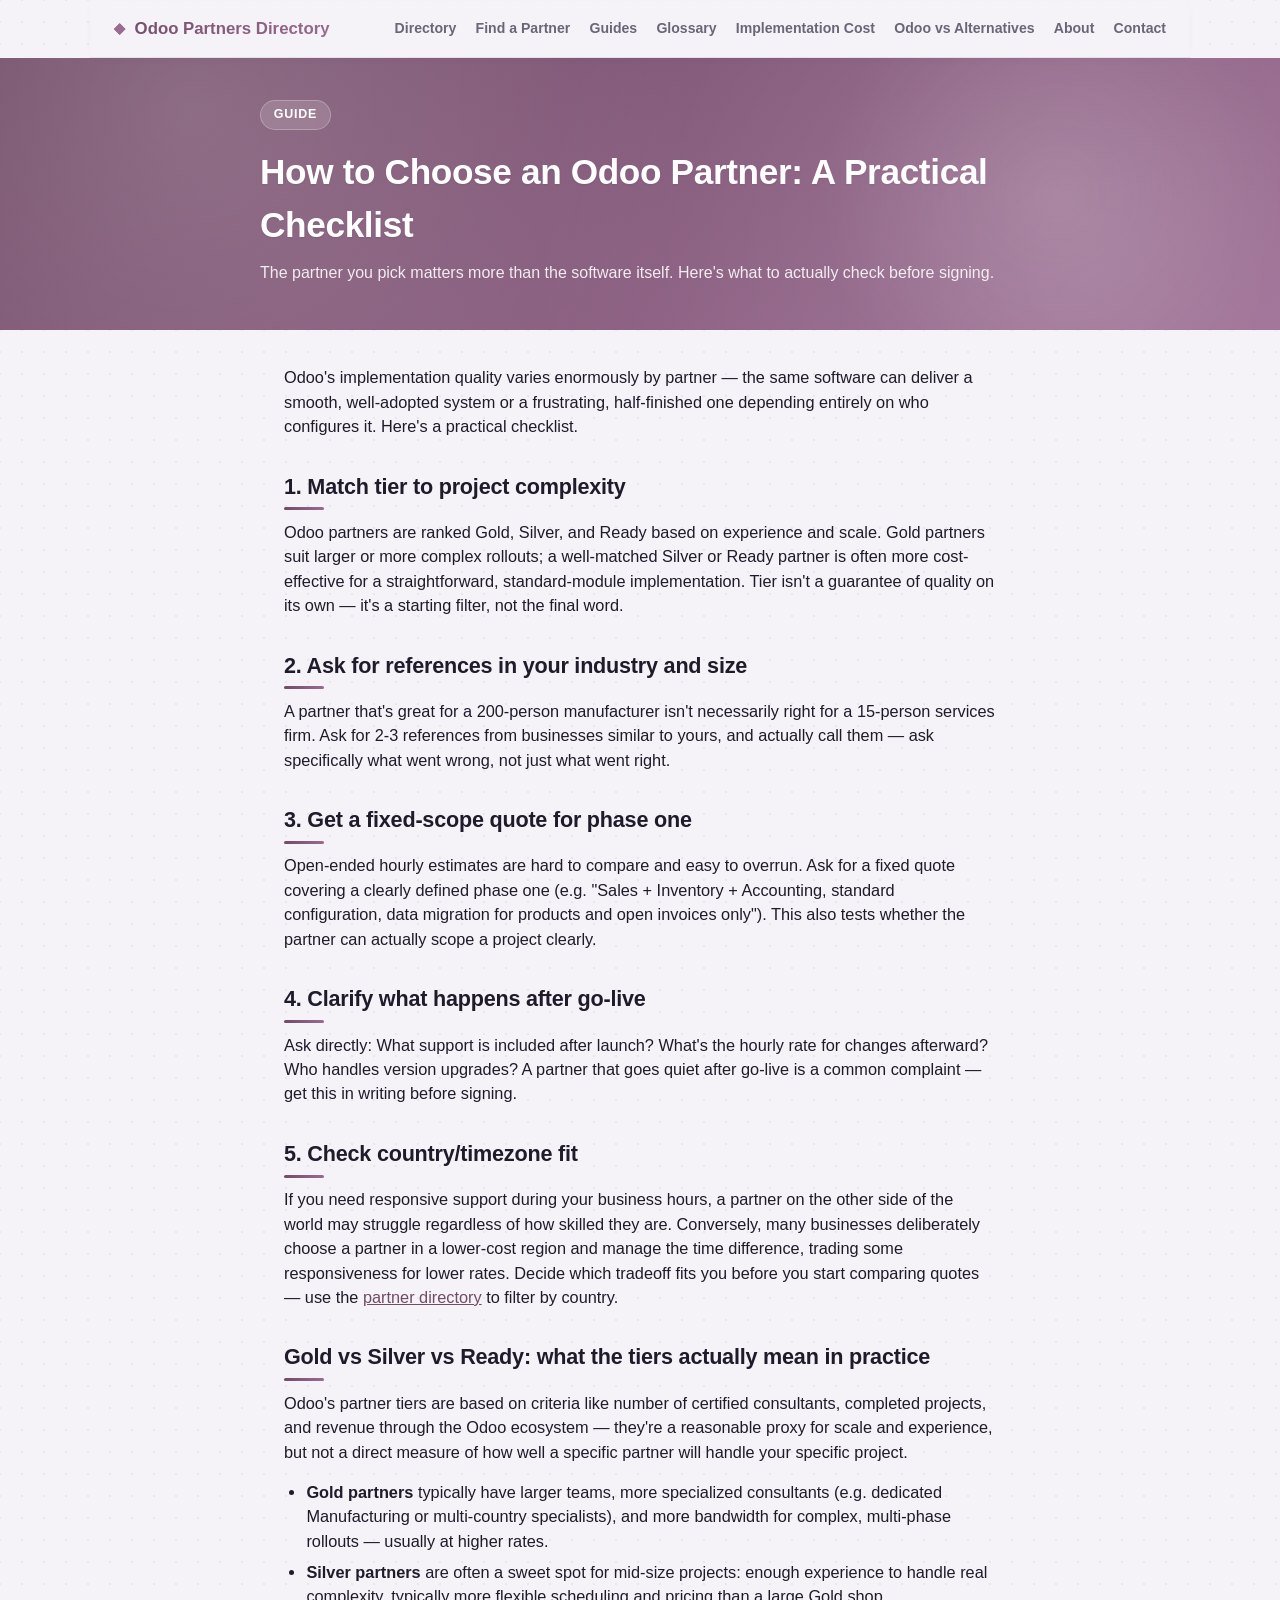
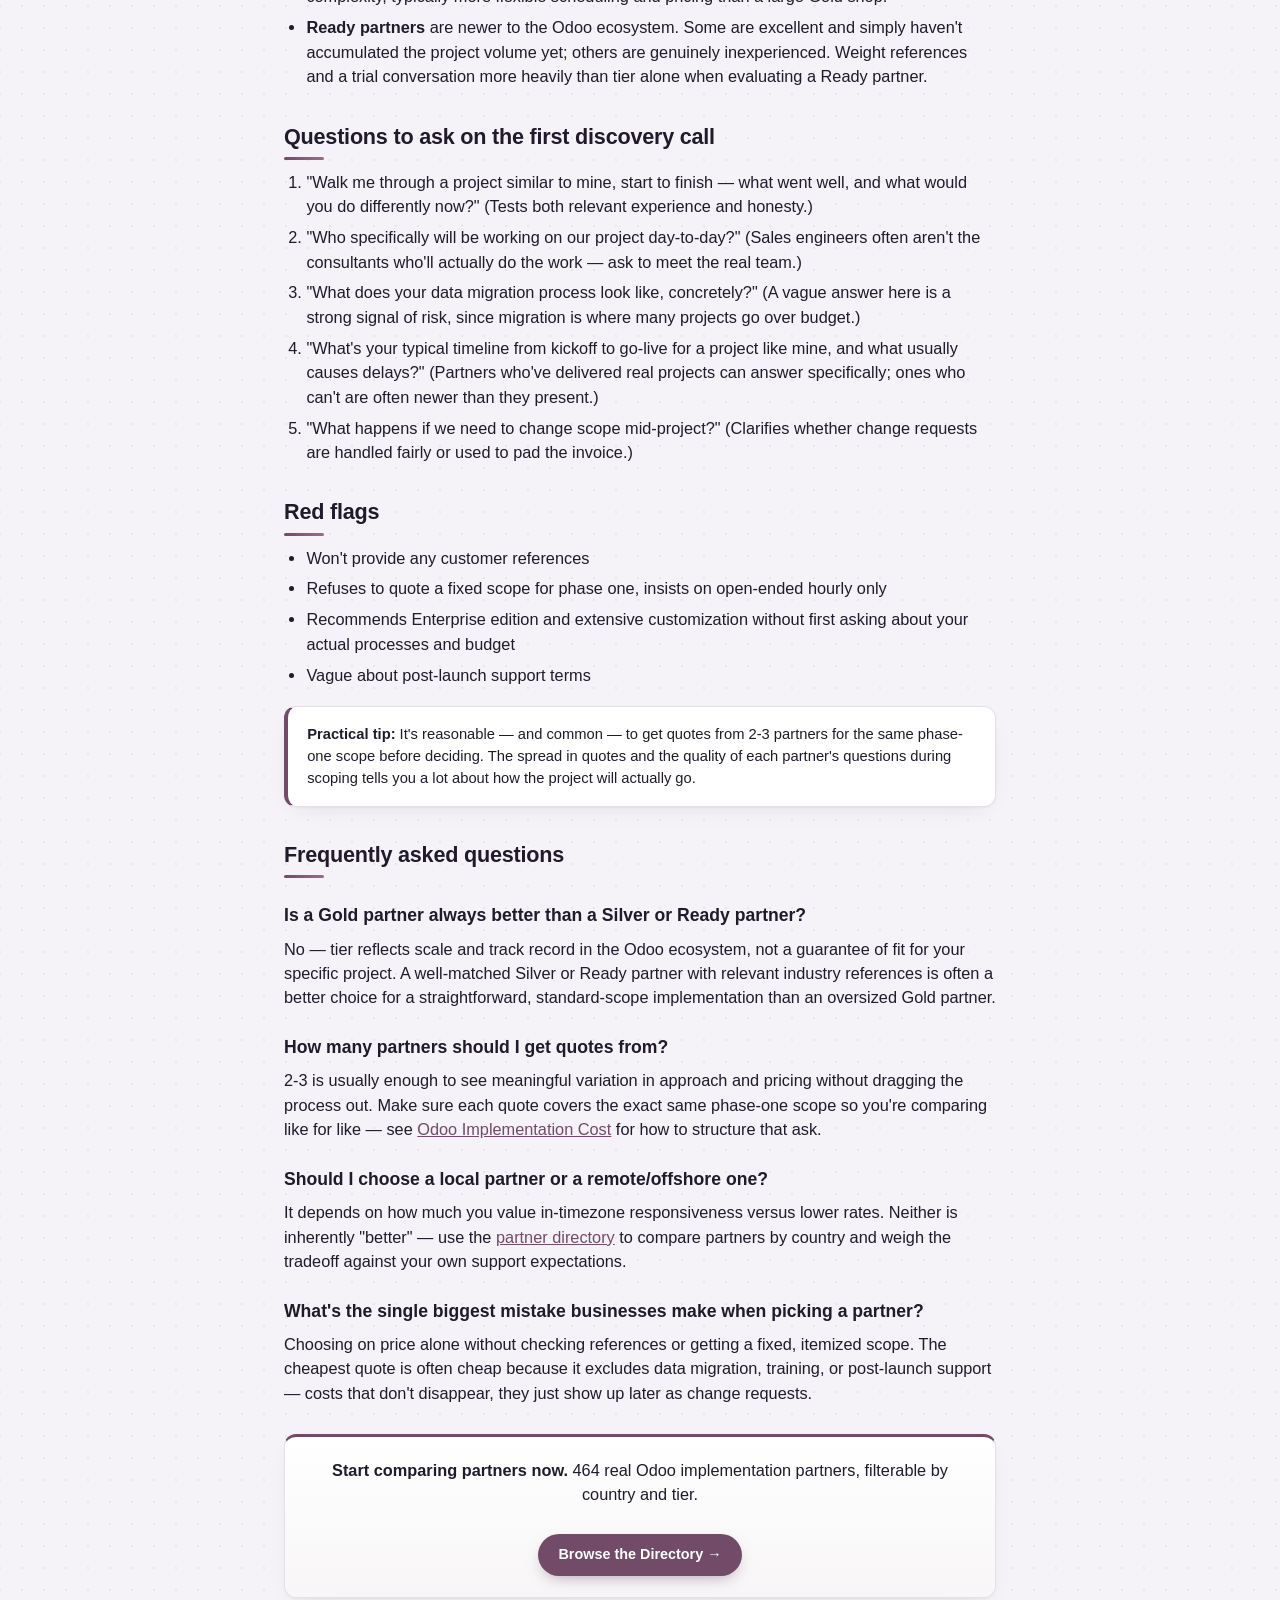
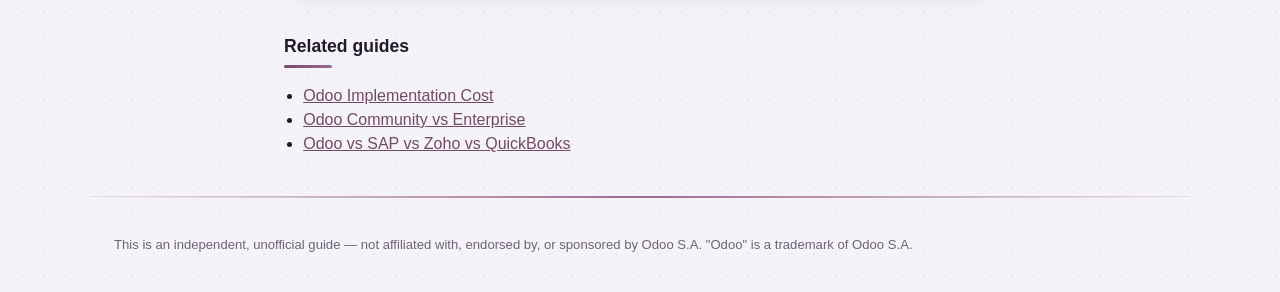
<file: how-to-choose-odoo-partner.html>
<!DOCTYPE html>
<html lang="en">
<head>
<meta charset="UTF-8">
<meta name="viewport" content="width=device-width, initial-scale=1.0">
<title>How to Choose an Odoo Partner: A Practical Checklist</title>
<meta name="description" content="A practical checklist for evaluating Odoo implementation partners before you sign a contract — what to ask, what to verify, and red flags to watch for.">
<meta name="robots" content="index, follow">
<link rel="canonical" href="https://odoo-companies-hub.github.io/odoo_companies/how-to-choose-odoo-partner.html">
<link rel="icon" href="favicon.svg" type="image/svg+xml">

<meta property="og:site_name" content="Odoo Partners Directory">
<meta property="og:title" content="How to Choose an Odoo Partner: A Practical Checklist">
<meta property="og:description" content="A practical checklist for evaluating Odoo implementation partners before you sign a contract — what to ask, what to verify, and red flags to watch for.">
<meta property="og:type" content="article">
<meta property="og:url" content="https://odoo-companies-hub.github.io/odoo_companies/how-to-choose-odoo-partner.html">

<meta name="twitter:card" content="summary">
<meta name="twitter:title" content="How to Choose an Odoo Partner: A Practical Checklist">
<meta name="twitter:description" content="A practical checklist for evaluating Odoo implementation partners before you sign a contract — what to ask, what to verify, and red flags to watch for.">

<script async src="https://pagead2.googlesyndication.com/pagead/js/adsbygoogle.js?client=ca-pub-3038988631598049" crossorigin="anonymous"></script>
<link rel="stylesheet" href="styles.css">

<script type="application/ld+json">
{
  "@context": "https://schema.org",
  "@type": "BreadcrumbList",
  "itemListElement": [
    {
      "@type": "ListItem",
      "position": 1,
      "name": "Home",
      "item": "https://odoo-companies-hub.github.io/odoo_companies/index.html"
    },
    {
      "@type": "ListItem",
      "position": 2,
      "name": "Guides",
      "item": "https://odoo-companies-hub.github.io/odoo_companies/guides.html"
    },
    {
      "@type": "ListItem",
      "position": 3,
      "name": "How to Choose an Odoo Partner",
      "item": "https://odoo-companies-hub.github.io/odoo_companies/how-to-choose-odoo-partner.html"
    }
  ]
}
</script>
<script type="application/ld+json">
{
  "@context": "https://schema.org",
  "@type": "Article",
  "headline": "How to Choose an Odoo Partner: A Practical Checklist",
  "description": "A practical checklist for evaluating Odoo implementation partners before you sign a contract — what to ask, what to verify, and red flags to watch for.",
  "datePublished": "2026-10-06",
  "dateModified": "2026-10-22",
  "mainEntityOfPage": {
    "@type": "WebPage",
    "@id": "https://odoo-companies-hub.github.io/odoo_companies/how-to-choose-odoo-partner.html"
  },
  "author": {
    "@type": "Organization",
    "name": "Odoo Partners Directory",
    "url": "https://odoo-companies-hub.github.io/odoo_companies/"
  },
  "publisher": {
    "@type": "Organization",
    "name": "Odoo Partners Directory",
    "url": "https://odoo-companies-hub.github.io/odoo_companies/",
    "logo": {
      "@type": "ImageObject",
      "url": "https://odoo-companies-hub.github.io/odoo_companies/favicon.svg"
    }
  }
}
</script>
<script type="application/ld+json">
{
  "@context": "https://schema.org",
  "@type": "FAQPage",
  "mainEntity": [
    {
      "@type": "Question",
      "name": "Is a Gold partner always better than a Silver or Ready partner?",
      "acceptedAnswer": { "@type": "Answer", "text": "No — tier reflects scale and track record in the Odoo ecosystem, not a guarantee of fit for your specific project. A well-matched Silver or Ready partner with relevant industry references is often a better choice for a straightforward implementation." }
    },
    {
      "@type": "Question",
      "name": "How many partners should I get quotes from?",
      "acceptedAnswer": { "@type": "Answer", "text": "2-3 is usually enough to see meaningful variation in approach and pricing. Make sure each quote covers the exact same phase-one scope so you're comparing like for like." }
    },
    {
      "@type": "Question",
      "name": "Should I choose a local partner or a remote/offshore one?",
      "acceptedAnswer": { "@type": "Answer", "text": "It depends on how much you value in-timezone responsiveness versus lower rates. Neither is inherently better — compare partners by country and weigh the tradeoff against your own support expectations." }
    },
    {
      "@type": "Question",
      "name": "What's the single biggest mistake businesses make when picking a partner?",
      "acceptedAnswer": { "@type": "Answer", "text": "Choosing on price alone without checking references or getting a fixed, itemized scope. The cheapest quote is often cheap because it excludes data migration, training, or post-launch support." }
    }
  ]
}
</script>
</head>
<body>

<nav class="site-nav">
  <a class="brand" href="index.html">Odoo Partners Directory</a>
  <div class="links">
    <a href="index.html">Directory</a>
    <a href="find-a-partner.html">Find a Partner</a>
    <a href="guides.html">Guides</a>
    <a href="glossary.html">Glossary</a>
    <a href="odoo-implementation-cost.html">Implementation Cost</a>
    <a href="odoo-vs-alternatives.html">Odoo vs Alternatives</a>
  <a href="about.html">About</a>
  <a href="contact.html">Contact</a>
  </div>
</nav>

<header class="article-hero">
  <div class="wrap">
    <span class="eyebrow">Guide</span>
    <h1>How to Choose an Odoo Partner: A Practical Checklist</h1>
    <p>The partner you pick matters more than the software itself. Here's what to actually check before signing.</p>
  </div>
</header>

<article class="post">
  <p>Odoo's implementation quality varies enormously by partner — the same software can deliver a smooth,
  well-adopted system or a frustrating, half-finished one depending entirely on who configures it. Here's a
  practical checklist.</p>

  <h2>1. Match tier to project complexity</h2>
  <p>Odoo partners are ranked Gold, Silver, and Ready based on experience and scale. Gold partners suit larger
  or more complex rollouts; a well-matched Silver or Ready partner is often more cost-effective for a
  straightforward, standard-module implementation. Tier isn't a guarantee of quality on its own — it's a
  starting filter, not the final word.</p>

  <h2>2. Ask for references in your industry and size</h2>
  <p>A partner that's great for a 200-person manufacturer isn't necessarily right for a 15-person services
  firm. Ask for 2-3 references from businesses similar to yours, and actually call them — ask specifically
  what went wrong, not just what went right.</p>

  <h2>3. Get a fixed-scope quote for phase one</h2>
  <p>Open-ended hourly estimates are hard to compare and easy to overrun. Ask for a fixed quote covering a
  clearly defined phase one (e.g. "Sales + Inventory + Accounting, standard configuration, data migration for
  products and open invoices only"). This also tests whether the partner can actually scope a project clearly.</p>

  <h2>4. Clarify what happens after go-live</h2>
  <p>Ask directly: What support is included after launch? What's the hourly rate for changes afterward? Who
  handles version upgrades? A partner that goes quiet after go-live is a common complaint — get this in
  writing before signing.</p>

  <h2>5. Check country/timezone fit</h2>
  <p>If you need responsive support during your business hours, a partner on the other side of the world may
  struggle regardless of how skilled they are. Conversely, many businesses deliberately choose a partner in a
  lower-cost region and manage the time difference, trading some responsiveness for lower rates. Decide which
  tradeoff fits you before you start comparing quotes — use the
  <a href="index.html">partner directory</a> to filter by country.</p>

  <h2>Gold vs Silver vs Ready: what the tiers actually mean in practice</h2>
  <p>Odoo's partner tiers are based on criteria like number of certified consultants, completed projects, and
  revenue through the Odoo ecosystem — they're a reasonable proxy for scale and experience, but not a direct
  measure of how well a specific partner will handle your specific project.</p>
  <ul>
    <li><strong>Gold partners</strong> typically have larger teams, more specialized consultants (e.g. dedicated
    Manufacturing or multi-country specialists), and more bandwidth for complex, multi-phase rollouts — usually
    at higher rates.</li>
    <li><strong>Silver partners</strong> are often a sweet spot for mid-size projects: enough experience to handle
    real complexity, typically more flexible scheduling and pricing than a large Gold shop.</li>
    <li><strong>Ready partners</strong> are newer to the Odoo ecosystem. Some are excellent and simply haven't
    accumulated the project volume yet; others are genuinely inexperienced. Weight references and a trial
    conversation more heavily than tier alone when evaluating a Ready partner.</li>
  </ul>

  <h2>Questions to ask on the first discovery call</h2>
  <ol>
    <li>"Walk me through a project similar to mine, start to finish — what went well, and what would you do
    differently now?" (Tests both relevant experience and honesty.)</li>
    <li>"Who specifically will be working on our project day-to-day?" (Sales engineers often aren't the
    consultants who'll actually do the work — ask to meet the real team.)</li>
    <li>"What does your data migration process look like, concretely?" (A vague answer here is a strong signal
    of risk, since migration is where many projects go over budget.)</li>
    <li>"What's your typical timeline from kickoff to go-live for a project like mine, and what usually causes
    delays?" (Partners who've delivered real projects can answer specifically; ones who can't are often newer
    than they present.)</li>
    <li>"What happens if we need to change scope mid-project?" (Clarifies whether change requests are handled
    fairly or used to pad the invoice.)</li>
  </ol>

  <h2>Red flags</h2>
  <ul>
    <li>Won't provide any customer references</li>
    <li>Refuses to quote a fixed scope for phase one, insists on open-ended hourly only</li>
    <li>Recommends Enterprise edition and extensive customization without first asking about your actual
    processes and budget</li>
    <li>Vague about post-launch support terms</li>
  </ul>

  <div class="callout">
    <strong>Practical tip:</strong> It's reasonable — and common — to get quotes from 2-3 partners for the same
    phase-one scope before deciding. The spread in quotes and the quality of each partner's questions during
    scoping tells you a lot about how the project will actually go.
  </div>

  <h2>Frequently asked questions</h2>
  <h3>Is a Gold partner always better than a Silver or Ready partner?</h3>
  <p>No — tier reflects scale and track record in the Odoo ecosystem, not a guarantee of fit for your specific
  project. A well-matched Silver or Ready partner with relevant industry references is often a better choice
  for a straightforward, standard-scope implementation than an oversized Gold partner.</p>
  <h3>How many partners should I get quotes from?</h3>
  <p>2-3 is usually enough to see meaningful variation in approach and pricing without dragging the process out.
  Make sure each quote covers the exact same phase-one scope so you're comparing like for like — see
  <a href="odoo-implementation-cost.html">Odoo Implementation Cost</a> for how to structure that ask.</p>
  <h3>Should I choose a local partner or a remote/offshore one?</h3>
  <p>It depends on how much you value in-timezone responsiveness versus lower rates. Neither is inherently
  "better" — use the <a href="index.html">partner directory</a> to compare partners by country and weigh the
  tradeoff against your own support expectations.</p>
  <h3>What's the single biggest mistake businesses make when picking a partner?</h3>
  <p>Choosing on price alone without checking references or getting a fixed, itemized scope. The cheapest quote
  is often cheap because it excludes data migration, training, or post-launch support — costs that don't
  disappear, they just show up later as change requests.</p>

  <div class="cta-box">
    <p><strong>Start comparing partners now.</strong> 464 real Odoo implementation partners, filterable by country and tier.</p>
    <a class="btn" href="index.html">Browse the Directory →</a>
  </div>
</article>

<div class="related">
  <h2>Related guides</h2>
  <ul>
    <li><a href="odoo-implementation-cost.html">Odoo Implementation Cost</a></li>
    <li><a href="odoo-community-vs-enterprise.html">Odoo Community vs Enterprise</a></li>
    <li><a href="odoo-vs-alternatives.html">Odoo vs SAP vs Zoho vs QuickBooks</a></li>
  </ul>
</div>

<footer>
  <p>This is an independent, unofficial guide — not affiliated with, endorsed by, or sponsored by Odoo S.A.
  "Odoo" is a trademark of Odoo S.A.</p>
</footer>

</body>
</html>
</file>
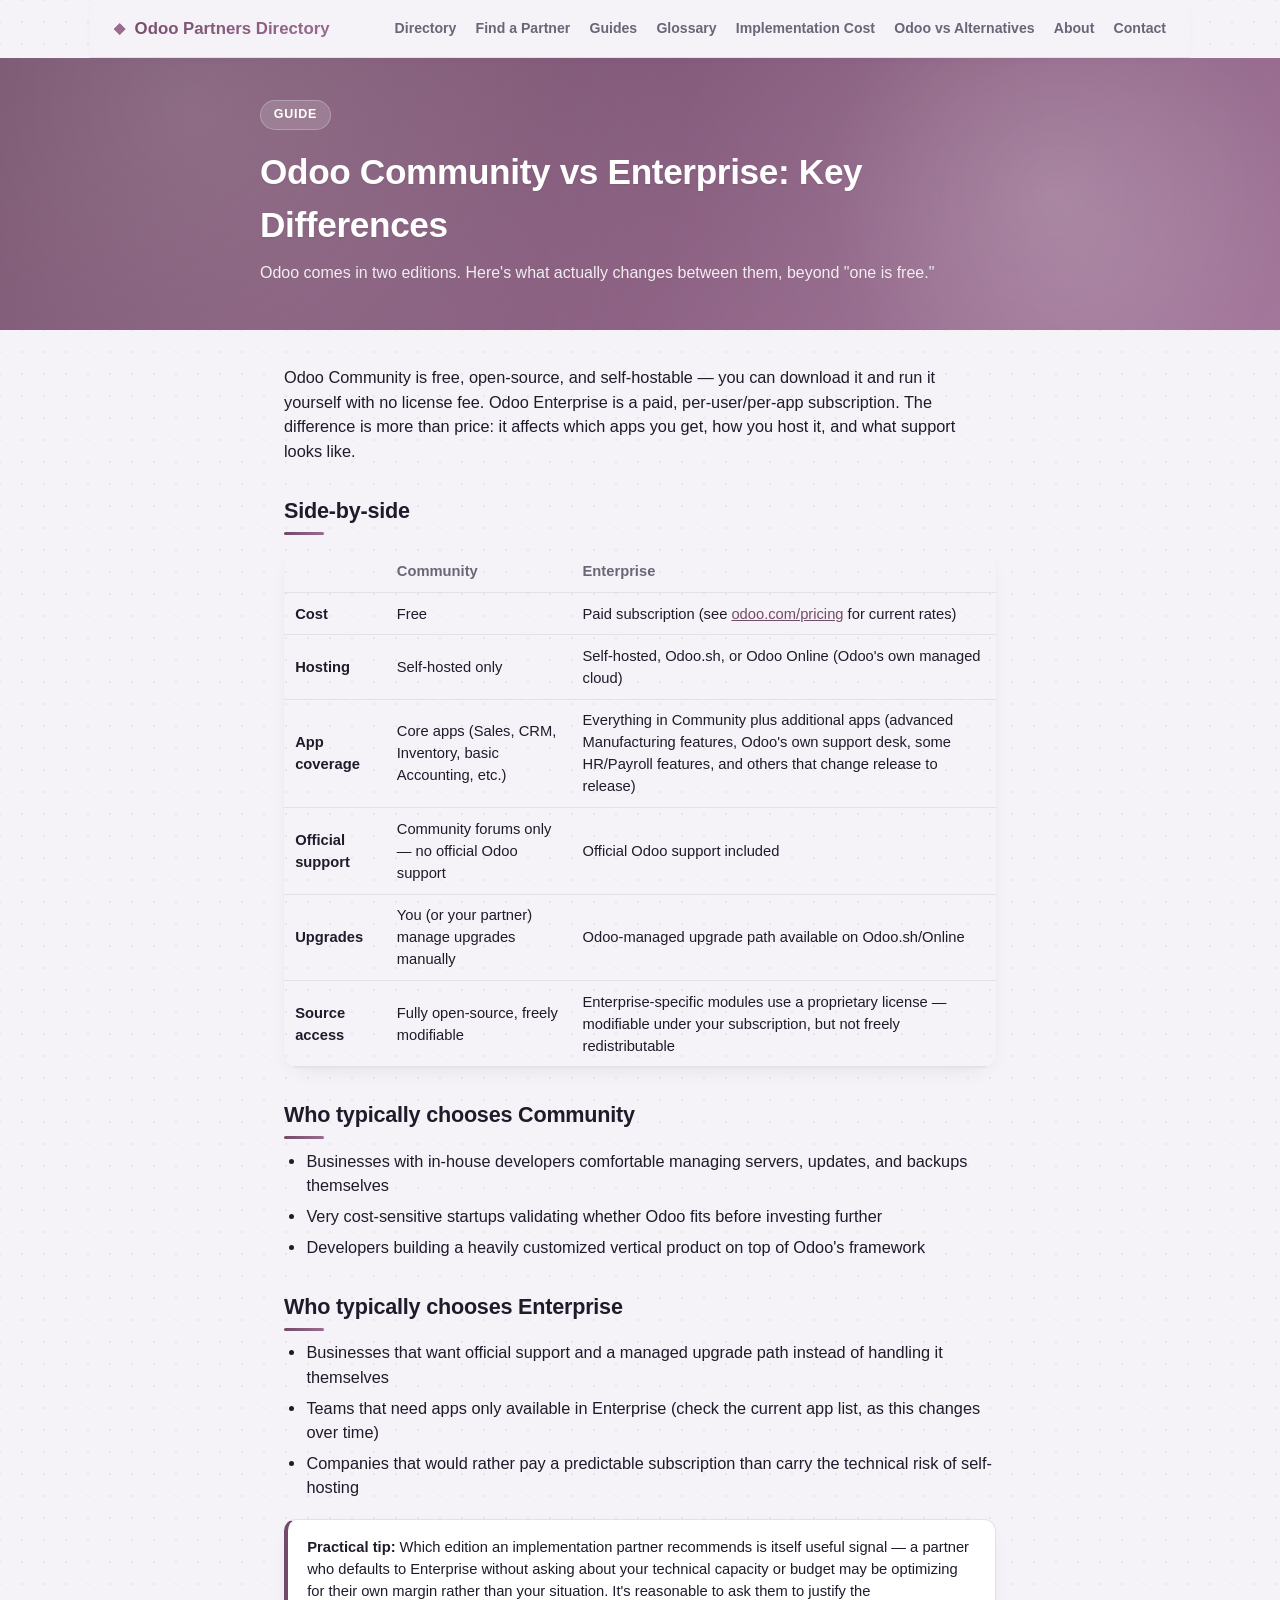
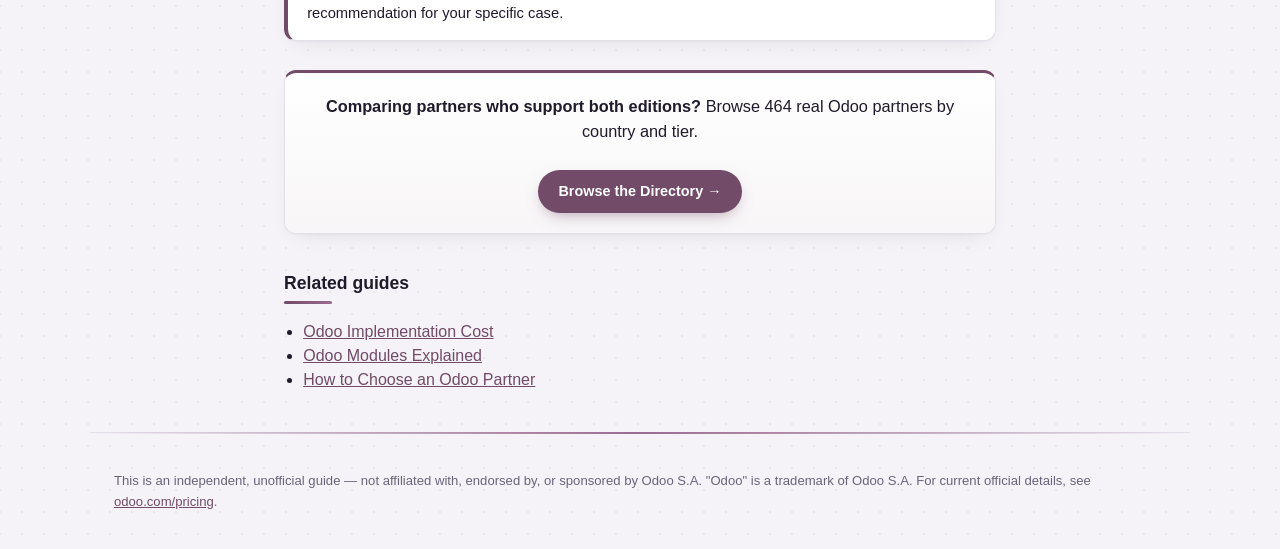
<file: odoo-community-vs-enterprise.html>
<!DOCTYPE html>
<html lang="en">
<head>
<meta charset="UTF-8">
<meta name="viewport" content="width=device-width, initial-scale=1.0">
<title>Odoo Community vs Enterprise: Key Differences</title>
<meta name="description" content="The real differences between Odoo's free Community edition and the paid Enterprise edition — features, hosting, support, and who should pick which.">
<meta name="robots" content="index, follow">
<link rel="canonical" href="https://odoo-companies-hub.github.io/odoo_companies/odoo-community-vs-enterprise.html">
<link rel="icon" href="favicon.svg" type="image/svg+xml">

<meta property="og:site_name" content="Odoo Partners Directory">
<meta property="og:title" content="Odoo Community vs Enterprise: Key Differences">
<meta property="og:description" content="The real differences between Odoo's free Community edition and the paid Enterprise edition — features, hosting, support, and who should pick which.">
<meta property="og:type" content="article">
<meta property="og:url" content="https://odoo-companies-hub.github.io/odoo_companies/odoo-community-vs-enterprise.html">

<meta name="twitter:card" content="summary">
<meta name="twitter:title" content="Odoo Community vs Enterprise: Key Differences">
<meta name="twitter:description" content="The real differences between Odoo's free Community edition and the paid Enterprise edition — features, hosting, support, and who should pick which.">

<script async src="https://pagead2.googlesyndication.com/pagead/js/adsbygoogle.js?client=ca-pub-3038988631598049" crossorigin="anonymous"></script>
<link rel="stylesheet" href="styles.css">

<script type="application/ld+json">
{
  "@context": "https://schema.org",
  "@type": "BreadcrumbList",
  "itemListElement": [
    {
      "@type": "ListItem",
      "position": 1,
      "name": "Home",
      "item": "https://odoo-companies-hub.github.io/odoo_companies/index.html"
    },
    {
      "@type": "ListItem",
      "position": 2,
      "name": "Guides",
      "item": "https://odoo-companies-hub.github.io/odoo_companies/guides.html"
    },
    {
      "@type": "ListItem",
      "position": 3,
      "name": "Community vs Enterprise",
      "item": "https://odoo-companies-hub.github.io/odoo_companies/odoo-community-vs-enterprise.html"
    }
  ]
}
</script>
<script type="application/ld+json">
{
  "@context": "https://schema.org",
  "@type": "Article",
  "headline": "Odoo Community vs Enterprise: Key Differences",
  "description": "The real differences between Odoo's free Community edition and the paid Enterprise edition — features, hosting, support, and who should pick which.",
  "datePublished": "2026-10-06",
  "dateModified": "2026-10-07",
  "mainEntityOfPage": {
    "@type": "WebPage",
    "@id": "https://odoo-companies-hub.github.io/odoo_companies/odoo-community-vs-enterprise.html"
  },
  "author": {
    "@type": "Organization",
    "name": "Odoo Partners Directory",
    "url": "https://odoo-companies-hub.github.io/odoo_companies/"
  },
  "publisher": {
    "@type": "Organization",
    "name": "Odoo Partners Directory",
    "url": "https://odoo-companies-hub.github.io/odoo_companies/",
    "logo": {
      "@type": "ImageObject",
      "url": "https://odoo-companies-hub.github.io/odoo_companies/favicon.svg"
    }
  }
}
</script>
</head>
<body>

<nav class="site-nav">
  <a class="brand" href="index.html">Odoo Partners Directory</a>
  <div class="links">
    <a href="index.html">Directory</a>
    <a href="find-a-partner.html">Find a Partner</a>
    <a href="guides.html">Guides</a>
    <a href="glossary.html">Glossary</a>
    <a href="odoo-implementation-cost.html">Implementation Cost</a>
    <a href="odoo-vs-alternatives.html">Odoo vs Alternatives</a>
  <a href="about.html">About</a>
  <a href="contact.html">Contact</a>
  </div>
</nav>

<header class="article-hero">
  <div class="wrap">
    <span class="eyebrow">Guide</span>
    <h1>Odoo Community vs Enterprise: Key Differences</h1>
    <p>Odoo comes in two editions. Here's what actually changes between them, beyond "one is free."</p>
  </div>
</header>

<article class="post">
  <p>Odoo Community is free, open-source, and self-hostable — you can download it and run it yourself with no
  license fee. Odoo Enterprise is a paid, per-user/per-app subscription. The difference is more than price: it
  affects which apps you get, how you host it, and what support looks like.</p>

  <h2>Side-by-side</h2>
  <table>
    <tr><th></th><th>Community</th><th>Enterprise</th></tr>
    <tr><td><strong>Cost</strong></td><td>Free</td><td>Paid subscription (see <a href="https://www.odoo.com/pricing" target="_blank" rel="noopener">odoo.com/pricing</a> for current rates)</td></tr>
    <tr><td><strong>Hosting</strong></td><td>Self-hosted only</td><td>Self-hosted, Odoo.sh, or Odoo Online (Odoo's own managed cloud)</td></tr>
    <tr><td><strong>App coverage</strong></td><td>Core apps (Sales, CRM, Inventory, basic Accounting, etc.)</td><td>Everything in Community plus additional apps (advanced Manufacturing features, Odoo's own support desk, some HR/Payroll features, and others that change release to release)</td></tr>
    <tr><td><strong>Official support</strong></td><td>Community forums only — no official Odoo support</td><td>Official Odoo support included</td></tr>
    <tr><td><strong>Upgrades</strong></td><td>You (or your partner) manage upgrades manually</td><td>Odoo-managed upgrade path available on Odoo.sh/Online</td></tr>
    <tr><td><strong>Source access</strong></td><td>Fully open-source, freely modifiable</td><td>Enterprise-specific modules use a proprietary license — modifiable under your subscription, but not freely redistributable</td></tr>
  </table>

  <h2>Who typically chooses Community</h2>
  <ul>
    <li>Businesses with in-house developers comfortable managing servers, updates, and backups themselves</li>
    <li>Very cost-sensitive startups validating whether Odoo fits before investing further</li>
    <li>Developers building a heavily customized vertical product on top of Odoo's framework</li>
  </ul>

  <h2>Who typically chooses Enterprise</h2>
  <ul>
    <li>Businesses that want official support and a managed upgrade path instead of handling it themselves</li>
    <li>Teams that need apps only available in Enterprise (check the current app list, as this changes over time)</li>
    <li>Companies that would rather pay a predictable subscription than carry the technical risk of self-hosting</li>
  </ul>

  <div class="callout">
    <strong>Practical tip:</strong> Which edition an implementation partner recommends is itself useful signal —
    a partner who defaults to Enterprise without asking about your technical capacity or budget may be optimizing
    for their own margin rather than your situation. It's reasonable to ask them to justify the recommendation
    for your specific case.
  </div>

  <div class="cta-box">
    <p><strong>Comparing partners who support both editions?</strong> Browse 464 real Odoo partners by country and tier.</p>
    <a class="btn" href="index.html">Browse the Directory →</a>
  </div>
</article>

<div class="related">
  <h2>Related guides</h2>
  <ul>
    <li><a href="odoo-implementation-cost.html">Odoo Implementation Cost</a></li>
    <li><a href="odoo-modules-explained.html">Odoo Modules Explained</a></li>
    <li><a href="how-to-choose-odoo-partner.html">How to Choose an Odoo Partner</a></li>
  </ul>
</div>

<footer>
  <p>This is an independent, unofficial guide — not affiliated with, endorsed by, or sponsored by Odoo S.A.
  "Odoo" is a trademark of Odoo S.A. For current official details, see
  <a href="https://www.odoo.com/pricing" target="_blank" rel="noopener">odoo.com/pricing</a>.</p>
</footer>

</body>
</html>
</file>
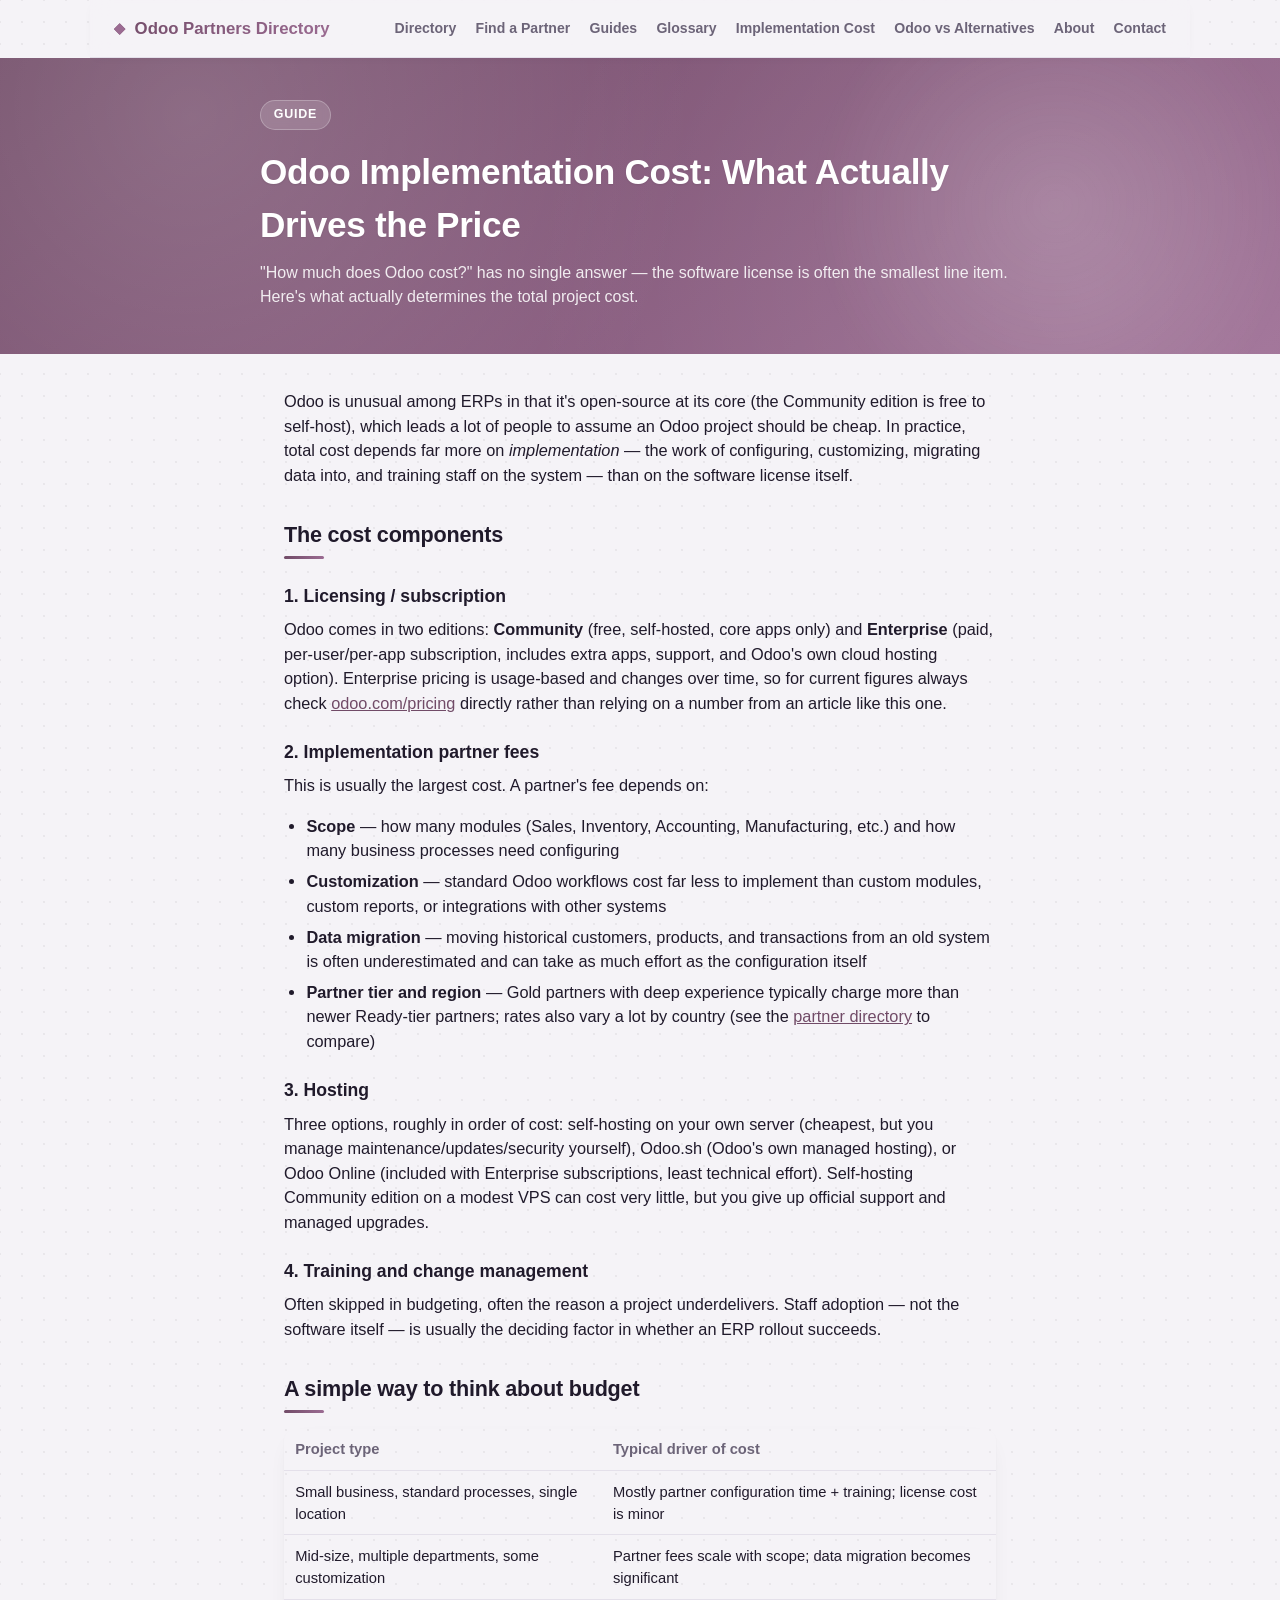
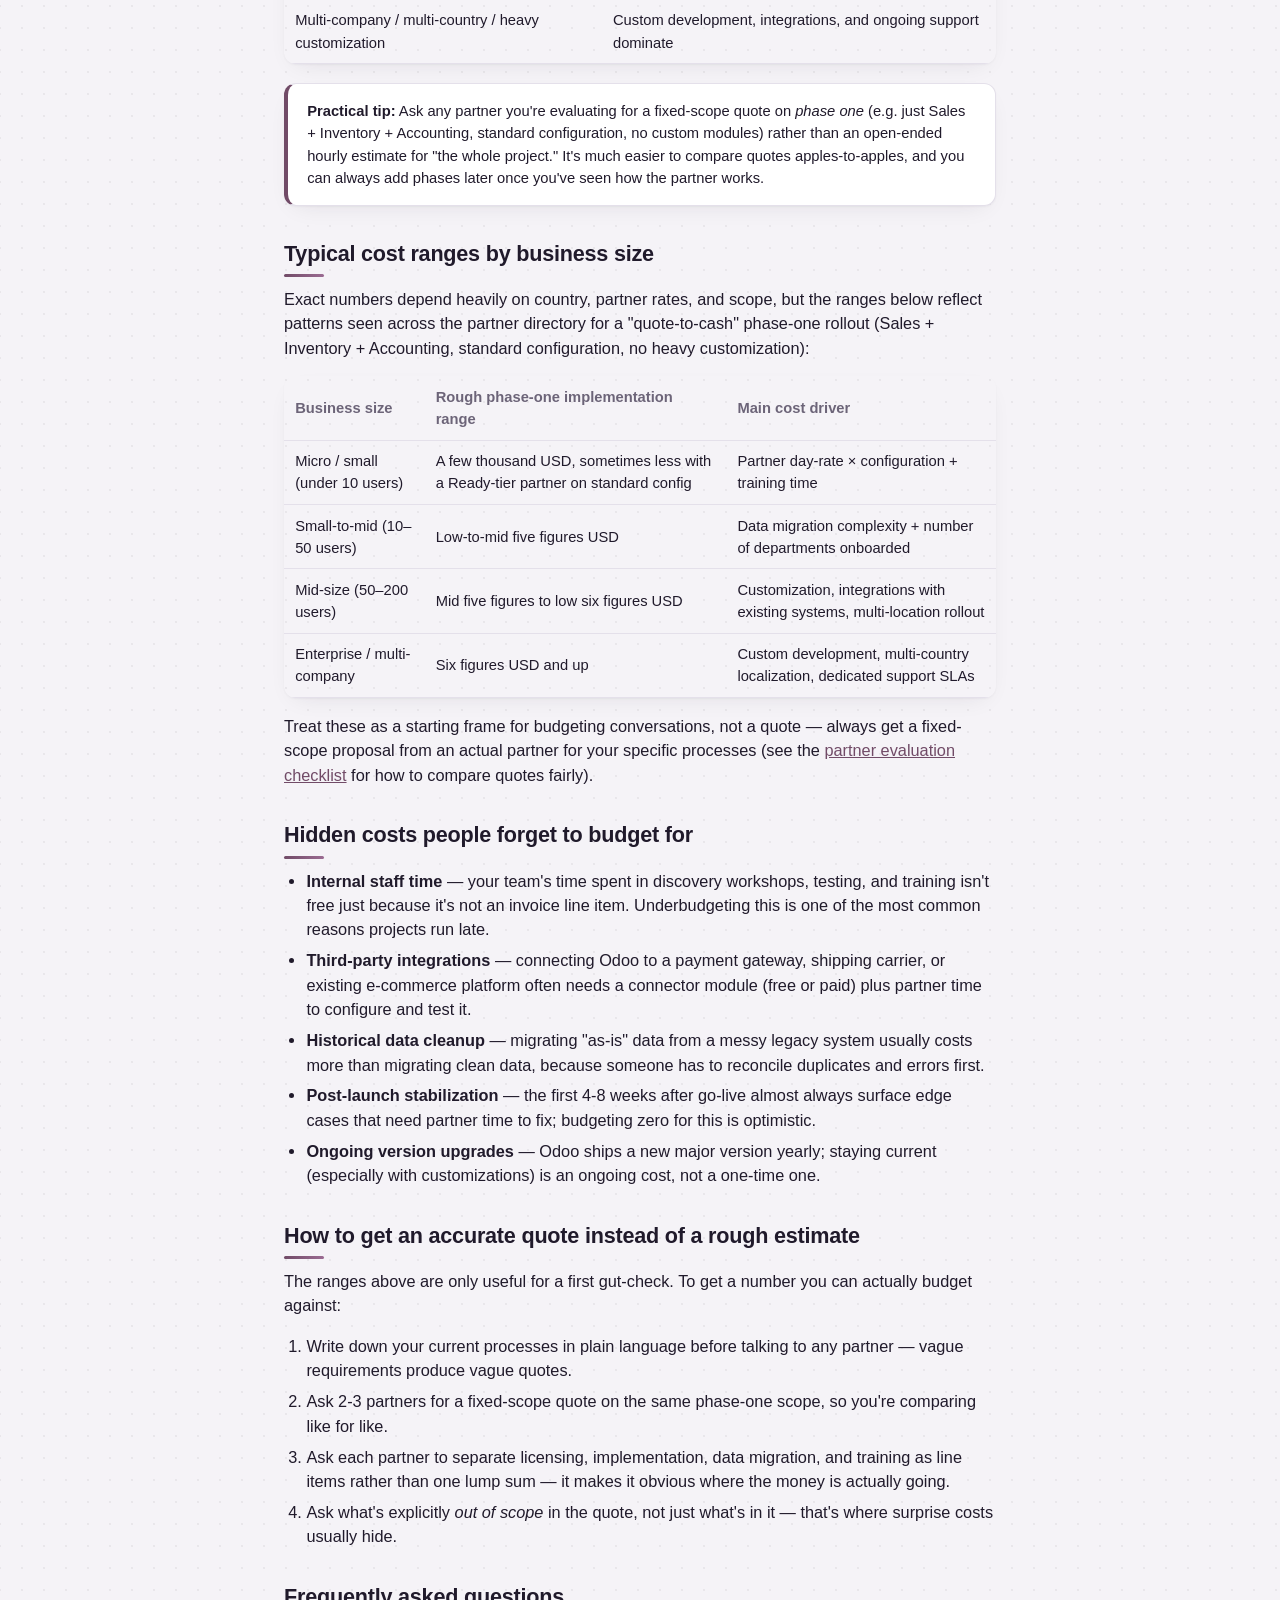
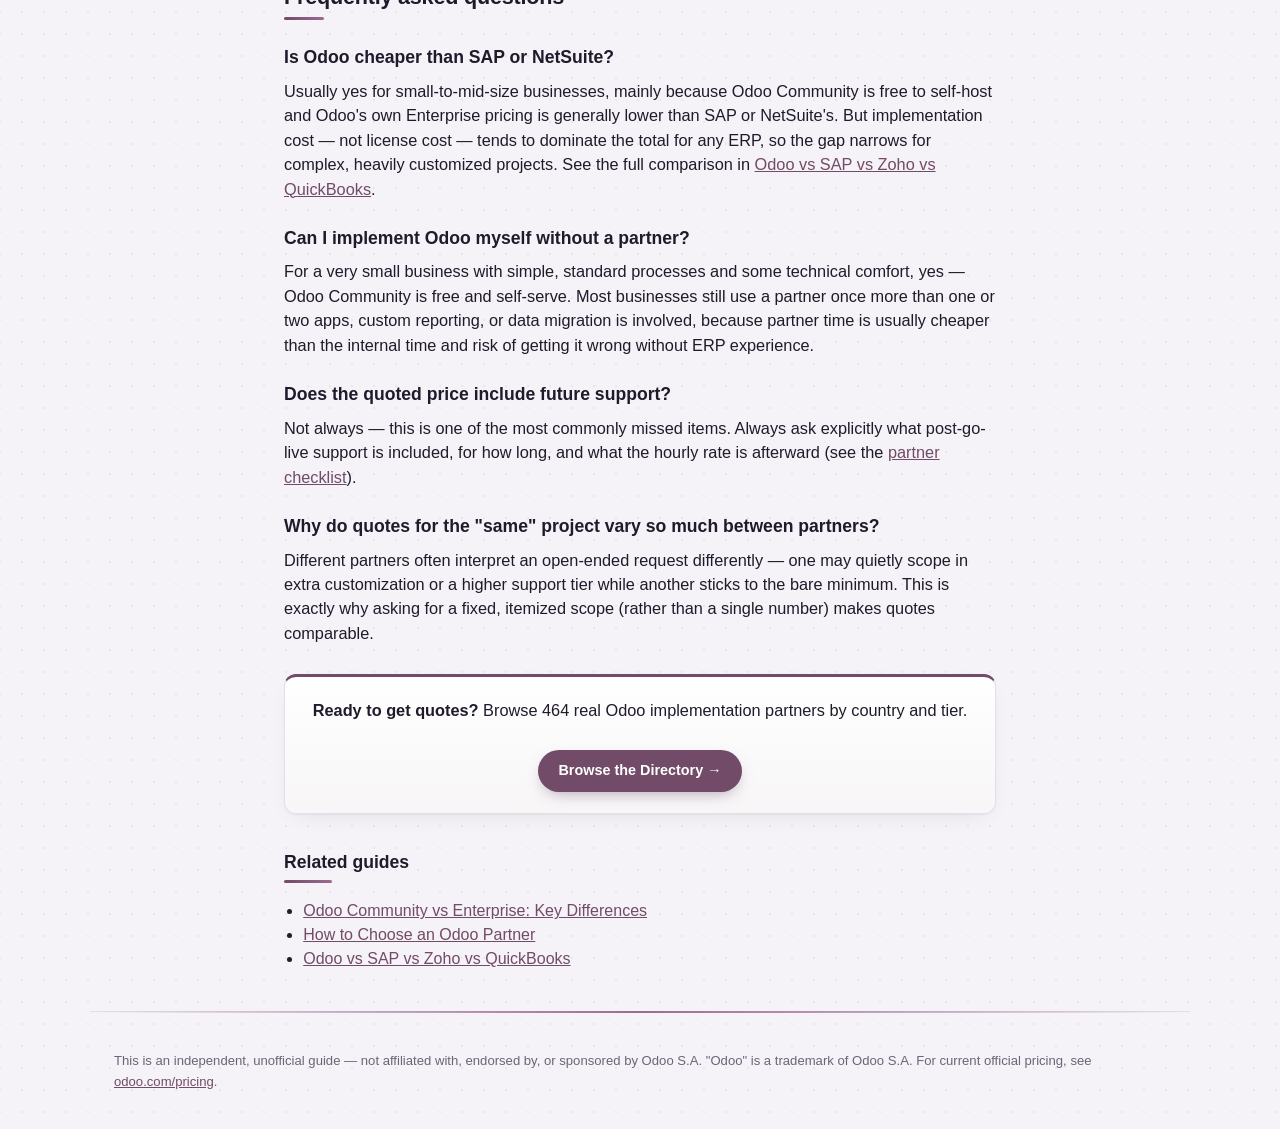
<file: odoo-implementation-cost.html>
<!DOCTYPE html>
<html lang="en">
<head>
<meta charset="UTF-8">
<meta name="viewport" content="width=device-width, initial-scale=1.0">
<title>Odoo Implementation Cost: What Actually Drives the Price</title>
<meta name="description" content="A breakdown of what determines Odoo implementation cost: licensing, hosting, partner fees, customization, data migration, and training — plus how to budget for a project.">
<meta name="robots" content="index, follow">
<link rel="canonical" href="https://odoo-companies-hub.github.io/odoo_companies/odoo-implementation-cost.html">
<link rel="icon" href="favicon.svg" type="image/svg+xml">

<meta property="og:site_name" content="Odoo Partners Directory">
<meta property="og:title" content="Odoo Implementation Cost: What Actually Drives the Price">
<meta property="og:description" content="A breakdown of what determines Odoo implementation cost: licensing, hosting, partner fees, customization, data migration, and training — plus how to budget for a project.">
<meta property="og:type" content="article">
<meta property="og:url" content="https://odoo-companies-hub.github.io/odoo_companies/odoo-implementation-cost.html">

<meta name="twitter:card" content="summary">
<meta name="twitter:title" content="Odoo Implementation Cost: What Actually Drives the Price">
<meta name="twitter:description" content="A breakdown of what determines Odoo implementation cost: licensing, hosting, partner fees, customization, data migration, and training — plus how to budget for a project.">

<script async src="https://pagead2.googlesyndication.com/pagead/js/adsbygoogle.js?client=ca-pub-3038988631598049" crossorigin="anonymous"></script>
<link rel="stylesheet" href="styles.css">

<script type="application/ld+json">
{
  "@context": "https://schema.org",
  "@type": "BreadcrumbList",
  "itemListElement": [
    {
      "@type": "ListItem",
      "position": 1,
      "name": "Home",
      "item": "https://odoo-companies-hub.github.io/odoo_companies/index.html"
    },
    {
      "@type": "ListItem",
      "position": 2,
      "name": "Guides",
      "item": "https://odoo-companies-hub.github.io/odoo_companies/guides.html"
    },
    {
      "@type": "ListItem",
      "position": 3,
      "name": "Odoo Implementation Cost",
      "item": "https://odoo-companies-hub.github.io/odoo_companies/odoo-implementation-cost.html"
    }
  ]
}
</script>
<script type="application/ld+json">
{
  "@context": "https://schema.org",
  "@type": "Article",
  "headline": "Odoo Implementation Cost: What Actually Drives the Price",
  "description": "A breakdown of what determines Odoo implementation cost: licensing, hosting, partner fees, customization, data migration, and training — plus how to budget for a project.",
  "datePublished": "2026-10-06",
  "dateModified": "2026-10-22",
  "mainEntityOfPage": {
    "@type": "WebPage",
    "@id": "https://odoo-companies-hub.github.io/odoo_companies/odoo-implementation-cost.html"
  },
  "author": {
    "@type": "Organization",
    "name": "Odoo Partners Directory",
    "url": "https://odoo-companies-hub.github.io/odoo_companies/"
  },
  "publisher": {
    "@type": "Organization",
    "name": "Odoo Partners Directory",
    "url": "https://odoo-companies-hub.github.io/odoo_companies/",
    "logo": {
      "@type": "ImageObject",
      "url": "https://odoo-companies-hub.github.io/odoo_companies/favicon.svg"
    }
  }
}
</script>
<script type="application/ld+json">
{
  "@context": "https://schema.org",
  "@type": "FAQPage",
  "mainEntity": [
    {
      "@type": "Question",
      "name": "Is Odoo cheaper than SAP or NetSuite?",
      "acceptedAnswer": { "@type": "Answer", "text": "Usually yes for small-to-mid-size businesses, mainly because Odoo Community is free to self-host and Odoo's own Enterprise pricing is generally lower than SAP or NetSuite's. But implementation cost — not license cost — tends to dominate the total for any ERP, so the gap narrows for complex, heavily customized projects." }
    },
    {
      "@type": "Question",
      "name": "Can I implement Odoo myself without a partner?",
      "acceptedAnswer": { "@type": "Answer", "text": "For a very small business with simple, standard processes and some technical comfort, yes — Odoo Community is free and self-serve. Most businesses still use a partner once more than one or two apps, custom reporting, or data migration is involved." }
    },
    {
      "@type": "Question",
      "name": "Does the quoted price include future support?",
      "acceptedAnswer": { "@type": "Answer", "text": "Not always. Always ask explicitly what post-go-live support is included, for how long, and what the hourly rate is afterward." }
    },
    {
      "@type": "Question",
      "name": "Why do quotes for the same project vary so much between partners?",
      "acceptedAnswer": { "@type": "Answer", "text": "Different partners often interpret an open-ended request differently — one may quietly scope in extra customization or a higher support tier. Asking for a fixed, itemized scope makes quotes comparable." }
    }
  ]
}
</script>
</head>
<body>

<nav class="site-nav">
  <a class="brand" href="index.html">Odoo Partners Directory</a>
  <div class="links">
    <a href="index.html">Directory</a>
    <a href="find-a-partner.html">Find a Partner</a>
    <a href="guides.html">Guides</a>
    <a href="glossary.html">Glossary</a>
    <a href="odoo-implementation-cost.html">Implementation Cost</a>
    <a href="odoo-vs-alternatives.html">Odoo vs Alternatives</a>
  <a href="about.html">About</a>
  <a href="contact.html">Contact</a>
  </div>
</nav>

<header class="article-hero">
  <div class="wrap">
    <span class="eyebrow">Guide</span>
    <h1>Odoo Implementation Cost: What Actually Drives the Price</h1>
    <p>"How much does Odoo cost?" has no single answer — the software license is often the smallest line item. Here's what actually determines the total project cost.</p>
  </div>
</header>

<article class="post">
  <p>Odoo is unusual among ERPs in that it's open-source at its core (the Community edition is free to self-host),
  which leads a lot of people to assume an Odoo project should be cheap. In practice, total cost depends far more
  on <em>implementation</em> — the work of configuring, customizing, migrating data into, and training staff on
  the system — than on the software license itself.</p>

  <h2>The cost components</h2>

  <h3>1. Licensing / subscription</h3>
  <p>Odoo comes in two editions: <strong>Community</strong> (free, self-hosted, core apps only) and
  <strong>Enterprise</strong> (paid, per-user/per-app subscription, includes extra apps, support, and Odoo's
  own cloud hosting option). Enterprise pricing is usage-based and changes over time, so for current figures
  always check <a href="https://www.odoo.com/pricing" target="_blank" rel="noopener">odoo.com/pricing</a>
  directly rather than relying on a number from an article like this one.</p>

  <h3>2. Implementation partner fees</h3>
  <p>This is usually the largest cost. A partner's fee depends on:</p>
  <ul>
    <li><strong>Scope</strong> — how many modules (Sales, Inventory, Accounting, Manufacturing, etc.) and how many
    business processes need configuring</li>
    <li><strong>Customization</strong> — standard Odoo workflows cost far less to implement than custom modules,
    custom reports, or integrations with other systems</li>
    <li><strong>Data migration</strong> — moving historical customers, products, and transactions from an old
    system is often underestimated and can take as much effort as the configuration itself</li>
    <li><strong>Partner tier and region</strong> — Gold partners with deep experience typically charge more than
    newer Ready-tier partners; rates also vary a lot by country (see the <a href="index.html">partner directory</a>
    to compare)</li>
  </ul>

  <h3>3. Hosting</h3>
  <p>Three options, roughly in order of cost: self-hosting on your own server (cheapest, but you manage
  maintenance/updates/security yourself), Odoo.sh (Odoo's own managed hosting), or Odoo Online (included with
  Enterprise subscriptions, least technical effort). Self-hosting Community edition on a modest VPS can cost very
  little, but you give up official support and managed upgrades.</p>

  <h3>4. Training and change management</h3>
  <p>Often skipped in budgeting, often the reason a project underdelivers. Staff adoption — not the software
  itself — is usually the deciding factor in whether an ERP rollout succeeds.</p>

  <h2>A simple way to think about budget</h2>
  <table>
    <tr><th>Project type</th><th>Typical driver of cost</th></tr>
    <tr><td>Small business, standard processes, single location</td><td>Mostly partner configuration time + training; license cost is minor</td></tr>
    <tr><td>Mid-size, multiple departments, some customization</td><td>Partner fees scale with scope; data migration becomes significant</td></tr>
    <tr><td>Multi-company / multi-country / heavy customization</td><td>Custom development, integrations, and ongoing support dominate</td></tr>
  </table>

  <div class="callout">
    <strong>Practical tip:</strong> Ask any partner you're evaluating for a fixed-scope quote on <em>phase one</em>
    (e.g. just Sales + Inventory + Accounting, standard configuration, no custom modules) rather than an open-ended
    hourly estimate for "the whole project." It's much easier to compare quotes apples-to-apples, and you can
    always add phases later once you've seen how the partner works.
  </div>

  <h2>Typical cost ranges by business size</h2>
  <p>Exact numbers depend heavily on country, partner rates, and scope, but the ranges below reflect patterns seen
  across the partner directory for a "quote-to-cash" phase-one rollout (Sales + Inventory + Accounting, standard
  configuration, no heavy customization):</p>
  <table>
    <tr><th>Business size</th><th>Rough phase-one implementation range</th><th>Main cost driver</th></tr>
    <tr><td>Micro / small (under 10 users)</td><td>A few thousand USD, sometimes less with a Ready-tier partner on standard config</td><td>Partner day-rate × configuration + training time</td></tr>
    <tr><td>Small-to-mid (10–50 users)</td><td>Low-to-mid five figures USD</td><td>Data migration complexity + number of departments onboarded</td></tr>
    <tr><td>Mid-size (50–200 users)</td><td>Mid five figures to low six figures USD</td><td>Customization, integrations with existing systems, multi-location rollout</td></tr>
    <tr><td>Enterprise / multi-company</td><td>Six figures USD and up</td><td>Custom development, multi-country localization, dedicated support SLAs</td></tr>
  </table>
  <p>Treat these as a starting frame for budgeting conversations, not a quote — always get a fixed-scope proposal
  from an actual partner for your specific processes (see the <a href="how-to-choose-odoo-partner.html">partner
  evaluation checklist</a> for how to compare quotes fairly).</p>

  <h2>Hidden costs people forget to budget for</h2>
  <ul>
    <li><strong>Internal staff time</strong> — your team's time spent in discovery workshops, testing, and
    training isn't free just because it's not an invoice line item. Underbudgeting this is one of the most
    common reasons projects run late.</li>
    <li><strong>Third-party integrations</strong> — connecting Odoo to a payment gateway, shipping carrier, or
    existing e-commerce platform often needs a connector module (free or paid) plus partner time to configure
    and test it.</li>
    <li><strong>Historical data cleanup</strong> — migrating "as-is" data from a messy legacy system usually
    costs more than migrating clean data, because someone has to reconcile duplicates and errors first.</li>
    <li><strong>Post-launch stabilization</strong> — the first 4-8 weeks after go-live almost always surface
    edge cases that need partner time to fix; budgeting zero for this is optimistic.</li>
    <li><strong>Ongoing version upgrades</strong> — Odoo ships a new major version yearly; staying current
    (especially with customizations) is an ongoing cost, not a one-time one.</li>
  </ul>

  <h2>How to get an accurate quote instead of a rough estimate</h2>
  <p>The ranges above are only useful for a first gut-check. To get a number you can actually budget against:</p>
  <ol>
    <li>Write down your current processes in plain language before talking to any partner — vague requirements
    produce vague quotes.</li>
    <li>Ask 2-3 partners for a fixed-scope quote on the same phase-one scope, so you're comparing like for like.</li>
    <li>Ask each partner to separate licensing, implementation, data migration, and training as line items rather
    than one lump sum — it makes it obvious where the money is actually going.</li>
    <li>Ask what's explicitly <em>out of scope</em> in the quote, not just what's in it — that's where surprise
    costs usually hide.</li>
  </ol>

  <h2>Frequently asked questions</h2>
  <h3>Is Odoo cheaper than SAP or NetSuite?</h3>
  <p>Usually yes for small-to-mid-size businesses, mainly because Odoo Community is free to self-host and
  Odoo's own Enterprise pricing is generally lower than SAP or NetSuite's. But implementation cost — not license
  cost — tends to dominate the total for any ERP, so the gap narrows for complex, heavily customized projects.
  See the full comparison in <a href="odoo-vs-alternatives.html">Odoo vs SAP vs Zoho vs QuickBooks</a>.</p>
  <h3>Can I implement Odoo myself without a partner?</h3>
  <p>For a very small business with simple, standard processes and some technical comfort, yes — Odoo Community
  is free and self-serve. Most businesses still use a partner once more than one or two apps, custom reporting,
  or data migration is involved, because partner time is usually cheaper than the internal time and risk of
  getting it wrong without ERP experience.</p>
  <h3>Does the quoted price include future support?</h3>
  <p>Not always — this is one of the most commonly missed items. Always ask explicitly what post-go-live support
  is included, for how long, and what the hourly rate is afterward (see the
  <a href="how-to-choose-odoo-partner.html">partner checklist</a>).</p>
  <h3>Why do quotes for the "same" project vary so much between partners?</h3>
  <p>Different partners often interpret an open-ended request differently — one may quietly scope in extra
  customization or a higher support tier while another sticks to the bare minimum. This is exactly why asking
  for a fixed, itemized scope (rather than a single number) makes quotes comparable.</p>

  <div class="cta-box">
    <p><strong>Ready to get quotes?</strong> Browse 464 real Odoo implementation partners by country and tier.</p>
    <a class="btn" href="index.html">Browse the Directory →</a>
  </div>
</article>

<div class="related">
  <h2>Related guides</h2>
  <ul>
    <li><a href="odoo-community-vs-enterprise.html">Odoo Community vs Enterprise: Key Differences</a></li>
    <li><a href="how-to-choose-odoo-partner.html">How to Choose an Odoo Partner</a></li>
    <li><a href="odoo-vs-alternatives.html">Odoo vs SAP vs Zoho vs QuickBooks</a></li>
  </ul>
</div>

<footer>
  <p>This is an independent, unofficial guide — not affiliated with, endorsed by, or sponsored by Odoo S.A.
  "Odoo" is a trademark of Odoo S.A. For current official pricing, see
  <a href="https://www.odoo.com/pricing" target="_blank" rel="noopener">odoo.com/pricing</a>.</p>
</footer>

</body>
</html>
</file>
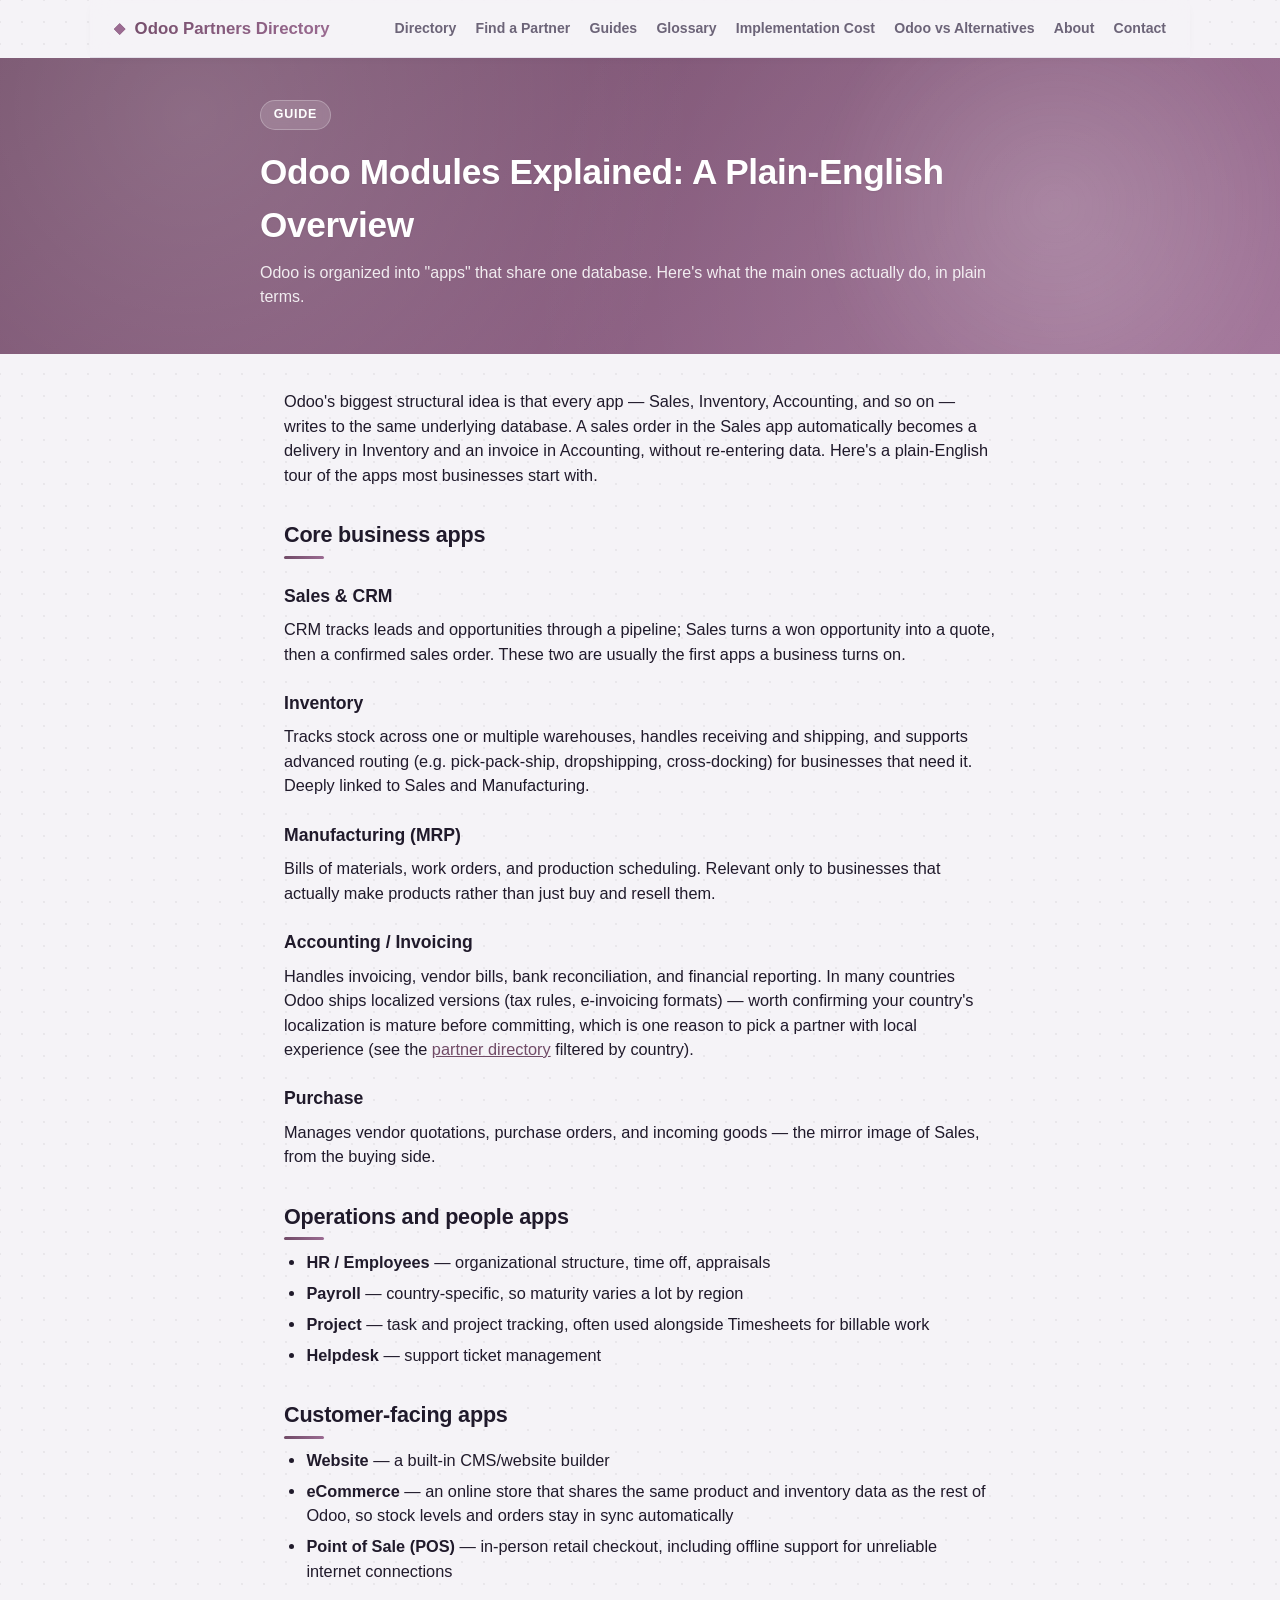
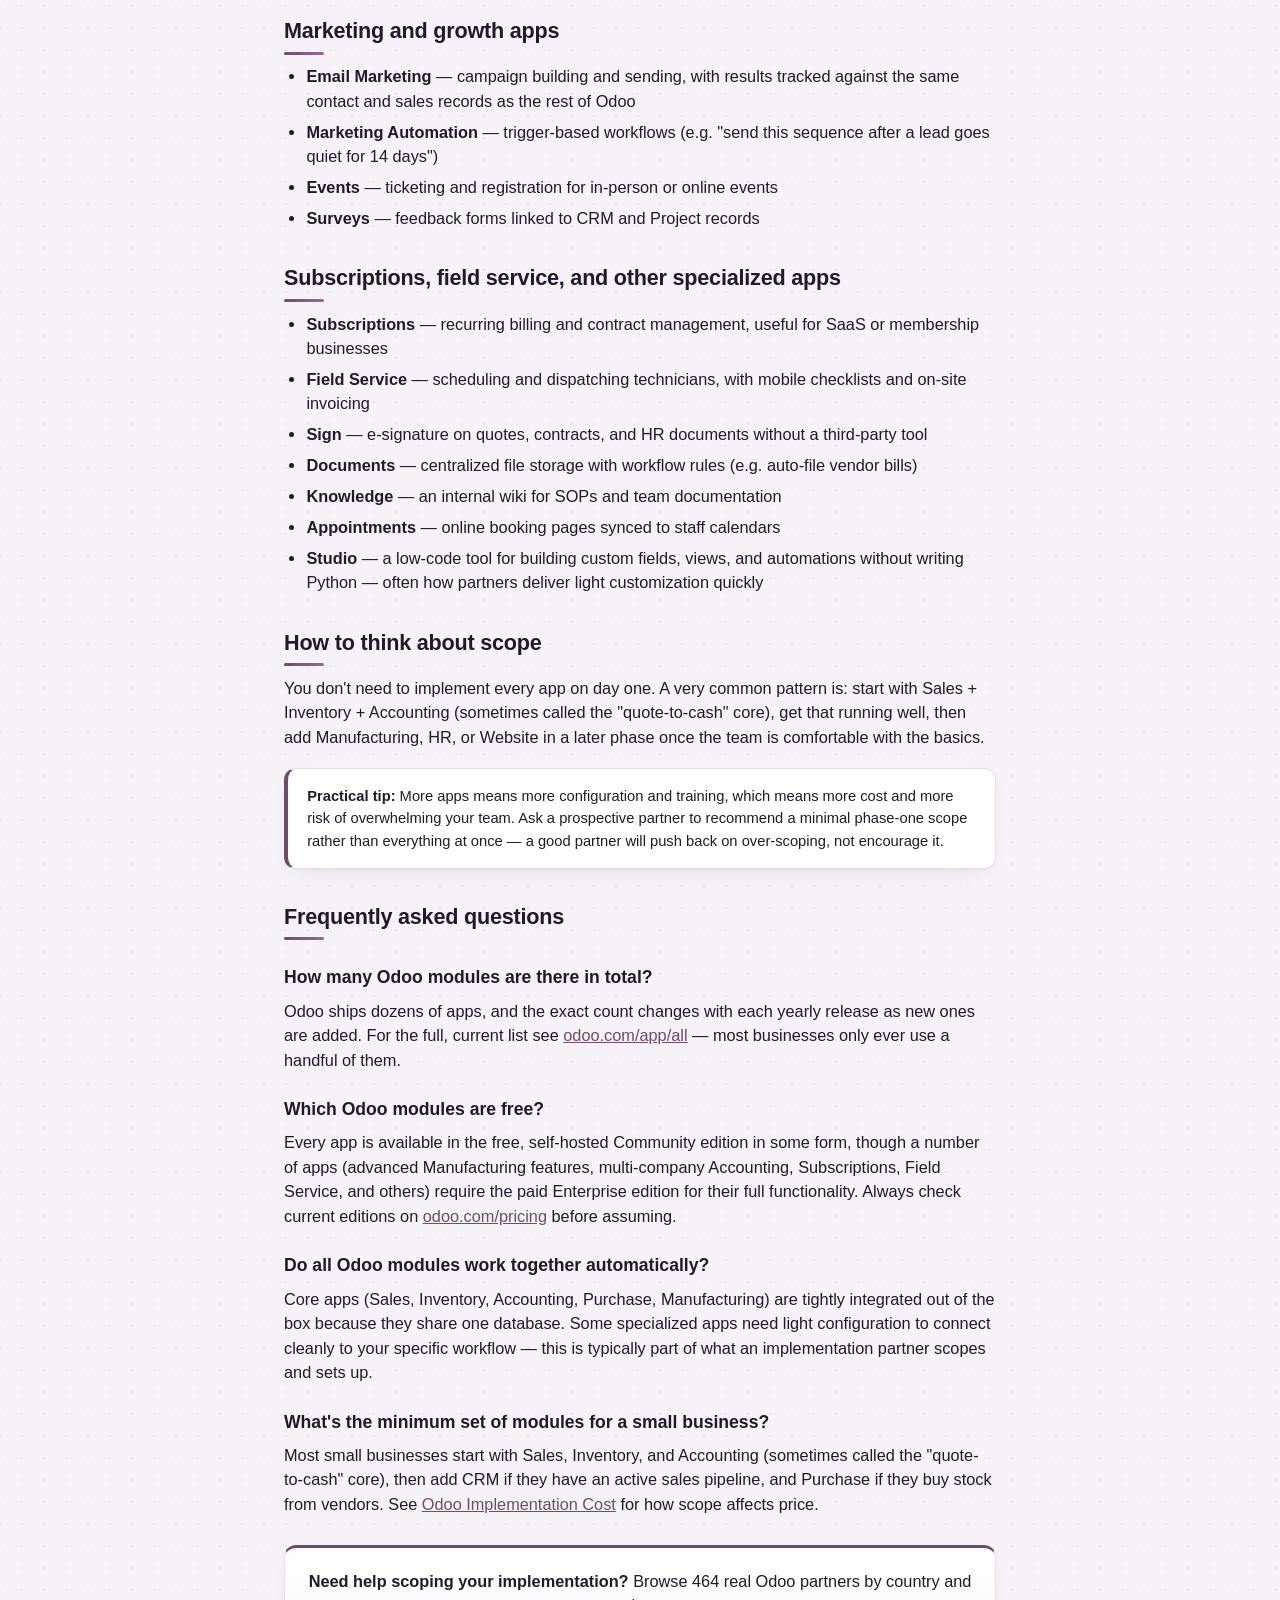
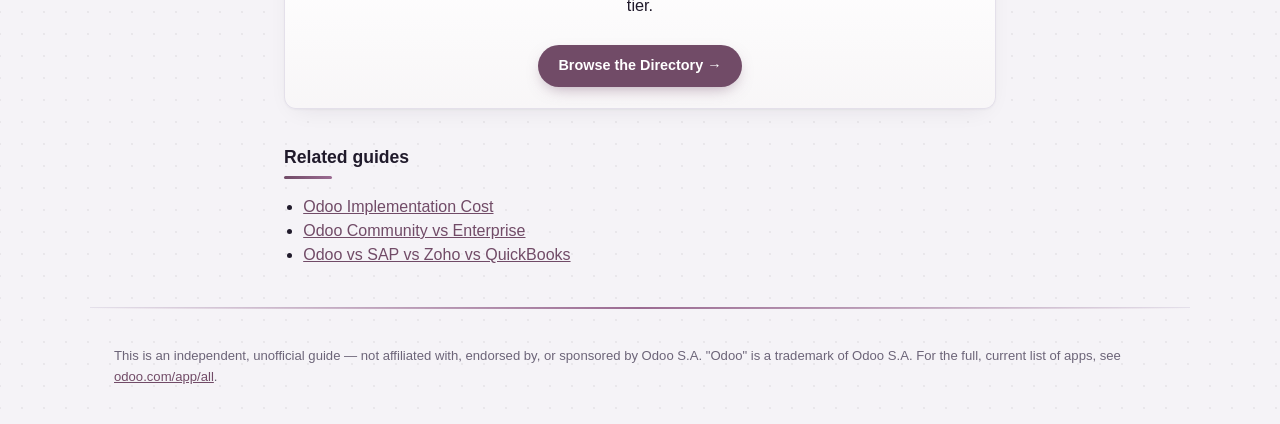
<file: odoo-modules-explained.html>
<!DOCTYPE html>
<html lang="en">
<head>
<meta charset="UTF-8">
<meta name="viewport" content="width=device-width, initial-scale=1.0">
<title>Odoo Modules Explained: A Plain-English Overview</title>
<meta name="description" content="A plain-English tour of Odoo's main apps — Sales, CRM, Inventory, Manufacturing, Accounting, HR, Website — and how they connect to each other.">
<meta name="robots" content="index, follow">
<link rel="canonical" href="https://odoo-companies-hub.github.io/odoo_companies/odoo-modules-explained.html">
<link rel="icon" href="favicon.svg" type="image/svg+xml">

<meta property="og:site_name" content="Odoo Partners Directory">
<meta property="og:title" content="Odoo Modules Explained: A Plain-English Overview">
<meta property="og:description" content="A plain-English tour of Odoo's main apps — Sales, CRM, Inventory, Manufacturing, Accounting, HR, Website — and how they connect to each other.">
<meta property="og:type" content="article">
<meta property="og:url" content="https://odoo-companies-hub.github.io/odoo_companies/odoo-modules-explained.html">

<meta name="twitter:card" content="summary">
<meta name="twitter:title" content="Odoo Modules Explained: A Plain-English Overview">
<meta name="twitter:description" content="A plain-English tour of Odoo's main apps — Sales, CRM, Inventory, Manufacturing, Accounting, HR, Website — and how they connect to each other.">

<script async src="https://pagead2.googlesyndication.com/pagead/js/adsbygoogle.js?client=ca-pub-3038988631598049" crossorigin="anonymous"></script>
<link rel="stylesheet" href="styles.css">

<script type="application/ld+json">
{
  "@context": "https://schema.org",
  "@type": "BreadcrumbList",
  "itemListElement": [
    {
      "@type": "ListItem",
      "position": 1,
      "name": "Home",
      "item": "https://odoo-companies-hub.github.io/odoo_companies/index.html"
    },
    {
      "@type": "ListItem",
      "position": 2,
      "name": "Guides",
      "item": "https://odoo-companies-hub.github.io/odoo_companies/guides.html"
    },
    {
      "@type": "ListItem",
      "position": 3,
      "name": "Odoo Modules Explained",
      "item": "https://odoo-companies-hub.github.io/odoo_companies/odoo-modules-explained.html"
    }
  ]
}
</script>
<script type="application/ld+json">
{
  "@context": "https://schema.org",
  "@type": "Article",
  "headline": "Odoo Modules Explained: A Plain-English Overview",
  "description": "A plain-English tour of Odoo's main apps — Sales, CRM, Inventory, Manufacturing, Accounting, HR, Website — and how they connect to each other.",
  "datePublished": "2026-10-06",
  "dateModified": "2026-10-22",
  "mainEntityOfPage": {
    "@type": "WebPage",
    "@id": "https://odoo-companies-hub.github.io/odoo_companies/odoo-modules-explained.html"
  },
  "author": {
    "@type": "Organization",
    "name": "Odoo Partners Directory",
    "url": "https://odoo-companies-hub.github.io/odoo_companies/"
  },
  "publisher": {
    "@type": "Organization",
    "name": "Odoo Partners Directory",
    "url": "https://odoo-companies-hub.github.io/odoo_companies/",
    "logo": {
      "@type": "ImageObject",
      "url": "https://odoo-companies-hub.github.io/odoo_companies/favicon.svg"
    }
  }
}
</script>
<script type="application/ld+json">
{
  "@context": "https://schema.org",
  "@type": "FAQPage",
  "mainEntity": [
    {
      "@type": "Question",
      "name": "How many Odoo modules are there in total?",
      "acceptedAnswer": { "@type": "Answer", "text": "Odoo ships dozens of apps, and the exact count changes with each yearly release as new ones are added. Most businesses only ever use a handful of them." }
    },
    {
      "@type": "Question",
      "name": "Which Odoo modules are free?",
      "acceptedAnswer": { "@type": "Answer", "text": "Every app is available in the free, self-hosted Community edition in some form, though a number of apps require the paid Enterprise edition for their full functionality." }
    },
    {
      "@type": "Question",
      "name": "Do all Odoo modules work together automatically?",
      "acceptedAnswer": { "@type": "Answer", "text": "Core apps like Sales, Inventory, Accounting, Purchase, and Manufacturing are tightly integrated out of the box because they share one database. Some specialized apps need light configuration to connect cleanly to your workflow." }
    },
    {
      "@type": "Question",
      "name": "What's the minimum set of modules for a small business?",
      "acceptedAnswer": { "@type": "Answer", "text": "Most small businesses start with Sales, Inventory, and Accounting, then add CRM if they have an active sales pipeline, and Purchase if they buy stock from vendors." }
    }
  ]
}
</script>
</head>
<body>

<nav class="site-nav">
  <a class="brand" href="index.html">Odoo Partners Directory</a>
  <div class="links">
    <a href="index.html">Directory</a>
    <a href="find-a-partner.html">Find a Partner</a>
    <a href="guides.html">Guides</a>
    <a href="glossary.html">Glossary</a>
    <a href="odoo-implementation-cost.html">Implementation Cost</a>
    <a href="odoo-vs-alternatives.html">Odoo vs Alternatives</a>
  <a href="about.html">About</a>
  <a href="contact.html">Contact</a>
  </div>
</nav>

<header class="article-hero">
  <div class="wrap">
    <span class="eyebrow">Guide</span>
    <h1>Odoo Modules Explained: A Plain-English Overview</h1>
    <p>Odoo is organized into "apps" that share one database. Here's what the main ones actually do, in plain terms.</p>
  </div>
</header>

<article class="post">
  <p>Odoo's biggest structural idea is that every app — Sales, Inventory, Accounting, and so on — writes to the
  same underlying database. A sales order in the Sales app automatically becomes a delivery in Inventory and an
  invoice in Accounting, without re-entering data. Here's a plain-English tour of the apps most businesses start with.</p>

  <h2>Core business apps</h2>

  <h3>Sales &amp; CRM</h3>
  <p>CRM tracks leads and opportunities through a pipeline; Sales turns a won opportunity into a quote, then a
  confirmed sales order. These two are usually the first apps a business turns on.</p>

  <h3>Inventory</h3>
  <p>Tracks stock across one or multiple warehouses, handles receiving and shipping, and supports advanced routing
  (e.g. pick-pack-ship, dropshipping, cross-docking) for businesses that need it. Deeply linked to Sales and
  Manufacturing.</p>

  <h3>Manufacturing (MRP)</h3>
  <p>Bills of materials, work orders, and production scheduling. Relevant only to businesses that actually make
  products rather than just buy and resell them.</p>

  <h3>Accounting / Invoicing</h3>
  <p>Handles invoicing, vendor bills, bank reconciliation, and financial reporting. In many countries Odoo ships
  localized versions (tax rules, e-invoicing formats) — worth confirming your country's localization is mature
  before committing, which is one reason to pick a partner with local experience (see the
  <a href="index.html">partner directory</a> filtered by country).</p>

  <h3>Purchase</h3>
  <p>Manages vendor quotations, purchase orders, and incoming goods — the mirror image of Sales, from the buying side.</p>

  <h2>Operations and people apps</h2>
  <ul>
    <li><strong>HR / Employees</strong> — organizational structure, time off, appraisals</li>
    <li><strong>Payroll</strong> — country-specific, so maturity varies a lot by region</li>
    <li><strong>Project</strong> — task and project tracking, often used alongside Timesheets for billable work</li>
    <li><strong>Helpdesk</strong> — support ticket management</li>
  </ul>

  <h2>Customer-facing apps</h2>
  <ul>
    <li><strong>Website</strong> — a built-in CMS/website builder</li>
    <li><strong>eCommerce</strong> — an online store that shares the same product and inventory data as the rest
    of Odoo, so stock levels and orders stay in sync automatically</li>
    <li><strong>Point of Sale (POS)</strong> — in-person retail checkout, including offline support for
    unreliable internet connections</li>
  </ul>

  <h2>Marketing and growth apps</h2>
  <ul>
    <li><strong>Email Marketing</strong> — campaign building and sending, with results tracked against the same
    contact and sales records as the rest of Odoo</li>
    <li><strong>Marketing Automation</strong> — trigger-based workflows (e.g. "send this sequence after a lead
    goes quiet for 14 days")</li>
    <li><strong>Events</strong> — ticketing and registration for in-person or online events</li>
    <li><strong>Surveys</strong> — feedback forms linked to CRM and Project records</li>
  </ul>

  <h2>Subscriptions, field service, and other specialized apps</h2>
  <ul>
    <li><strong>Subscriptions</strong> — recurring billing and contract management, useful for SaaS or membership
    businesses</li>
    <li><strong>Field Service</strong> — scheduling and dispatching technicians, with mobile checklists and
    on-site invoicing</li>
    <li><strong>Sign</strong> — e-signature on quotes, contracts, and HR documents without a third-party tool</li>
    <li><strong>Documents</strong> — centralized file storage with workflow rules (e.g. auto-file vendor bills)</li>
    <li><strong>Knowledge</strong> — an internal wiki for SOPs and team documentation</li>
    <li><strong>Appointments</strong> — online booking pages synced to staff calendars</li>
    <li><strong>Studio</strong> — a low-code tool for building custom fields, views, and automations without
    writing Python — often how partners deliver light customization quickly</li>
  </ul>

  <h2>How to think about scope</h2>
  <p>You don't need to implement every app on day one. A very common pattern is: start with Sales + Inventory +
  Accounting (sometimes called the "quote-to-cash" core), get that running well, then add Manufacturing, HR, or
  Website in a later phase once the team is comfortable with the basics.</p>

  <div class="callout">
    <strong>Practical tip:</strong> More apps means more configuration and training, which means more cost and
    more risk of overwhelming your team. Ask a prospective partner to recommend a minimal phase-one scope rather
    than everything at once — a good partner will push back on over-scoping, not encourage it.
  </div>

  <h2>Frequently asked questions</h2>
  <h3>How many Odoo modules are there in total?</h3>
  <p>Odoo ships dozens of apps, and the exact count changes with each yearly release as new ones are added. For
  the full, current list see <a href="https://www.odoo.com/app/all" target="_blank" rel="noopener">odoo.com/app/all</a>
  — most businesses only ever use a handful of them.</p>
  <h3>Which Odoo modules are free?</h3>
  <p>Every app is available in the free, self-hosted Community edition in some form, though a number of apps
  (advanced Manufacturing features, multi-company Accounting, Subscriptions, Field Service, and others) require
  the paid Enterprise edition for their full functionality. Always check current editions on
  <a href="https://www.odoo.com/pricing" target="_blank" rel="noopener">odoo.com/pricing</a> before assuming.</p>
  <h3>Do all Odoo modules work together automatically?</h3>
  <p>Core apps (Sales, Inventory, Accounting, Purchase, Manufacturing) are tightly integrated out of the box
  because they share one database. Some specialized apps need light configuration to connect cleanly to your
  specific workflow — this is typically part of what an implementation partner scopes and sets up.</p>
  <h3>What's the minimum set of modules for a small business?</h3>
  <p>Most small businesses start with Sales, Inventory, and Accounting (sometimes called the "quote-to-cash"
  core), then add CRM if they have an active sales pipeline, and Purchase if they buy stock from vendors. See
  <a href="odoo-implementation-cost.html">Odoo Implementation Cost</a> for how scope affects price.</p>

  <div class="cta-box">
    <p><strong>Need help scoping your implementation?</strong> Browse 464 real Odoo partners by country and tier.</p>
    <a class="btn" href="index.html">Browse the Directory →</a>
  </div>
</article>

<div class="related">
  <h2>Related guides</h2>
  <ul>
    <li><a href="odoo-implementation-cost.html">Odoo Implementation Cost</a></li>
    <li><a href="odoo-community-vs-enterprise.html">Odoo Community vs Enterprise</a></li>
    <li><a href="odoo-vs-alternatives.html">Odoo vs SAP vs Zoho vs QuickBooks</a></li>
  </ul>
</div>

<footer>
  <p>This is an independent, unofficial guide — not affiliated with, endorsed by, or sponsored by Odoo S.A.
  "Odoo" is a trademark of Odoo S.A. For the full, current list of apps, see
  <a href="https://www.odoo.com/app/all" target="_blank" rel="noopener">odoo.com/app/all</a>.</p>
</footer>

</body>
</html>
</file>
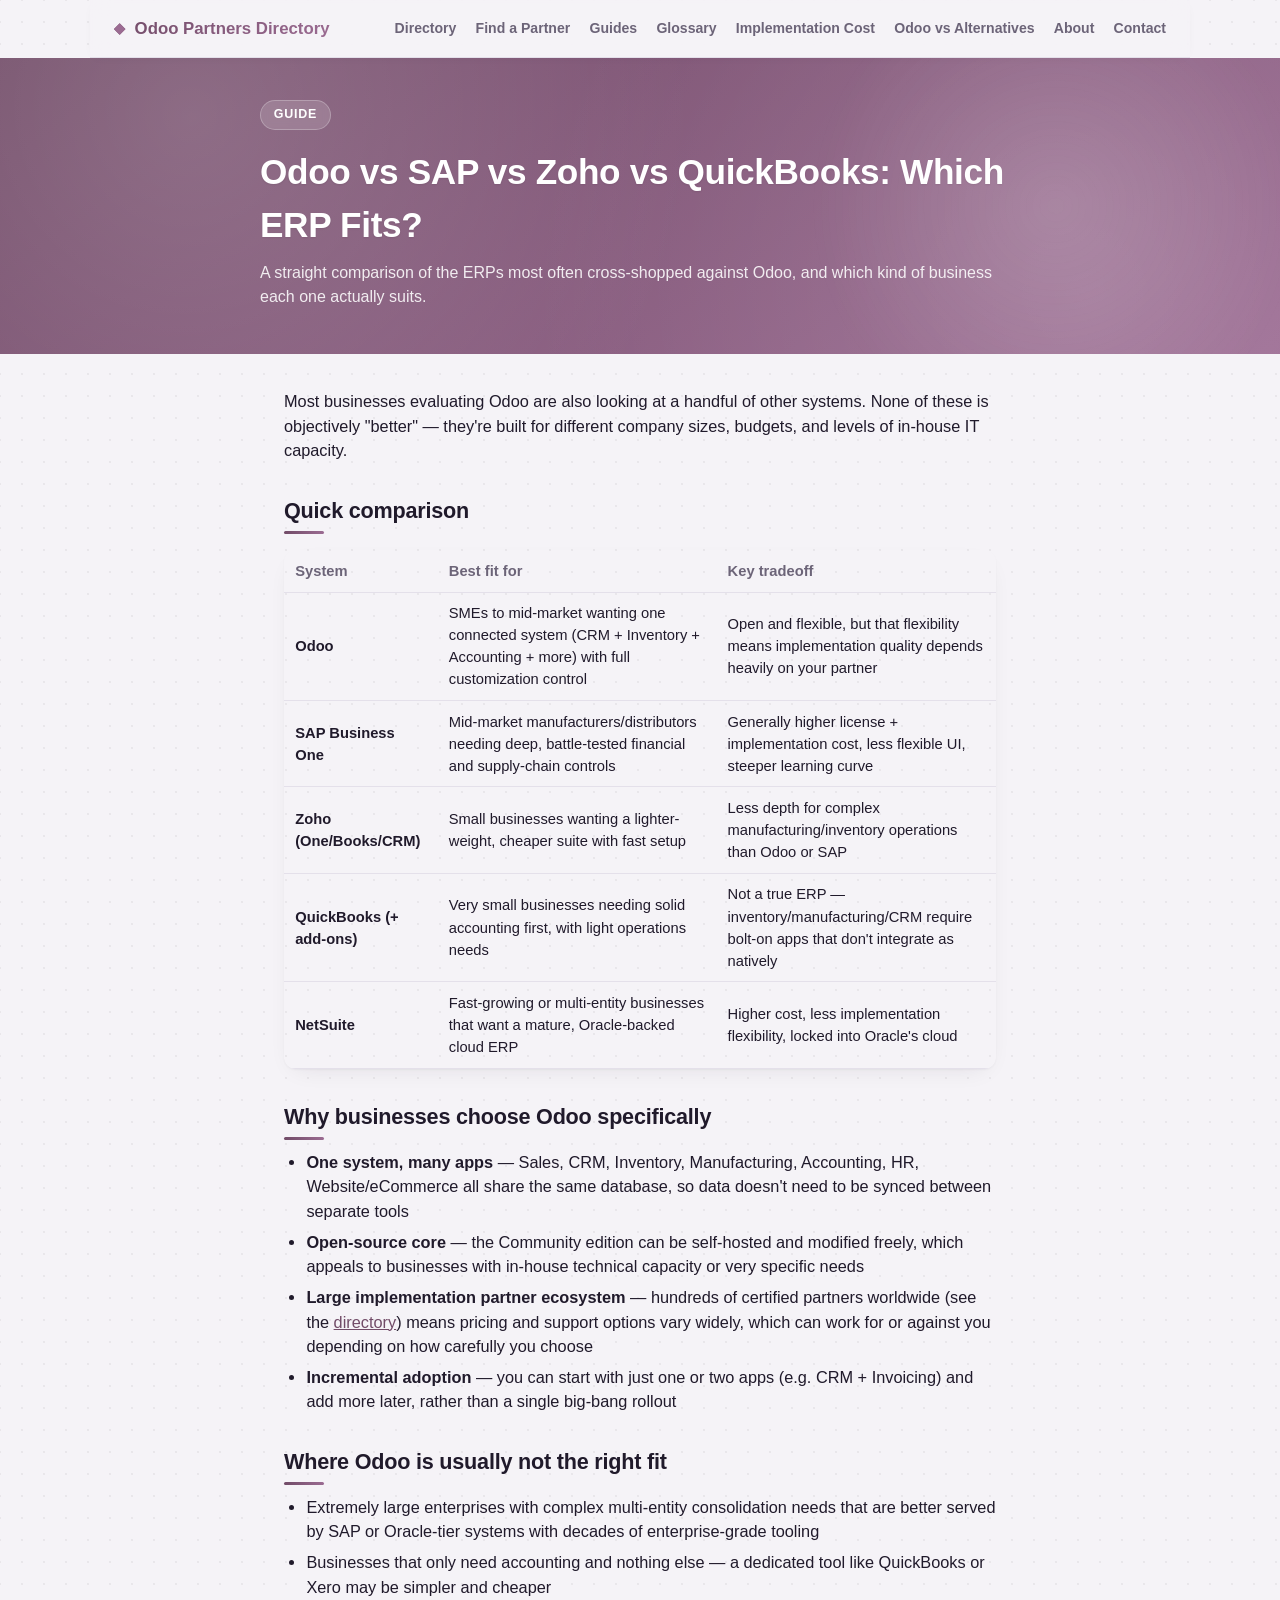
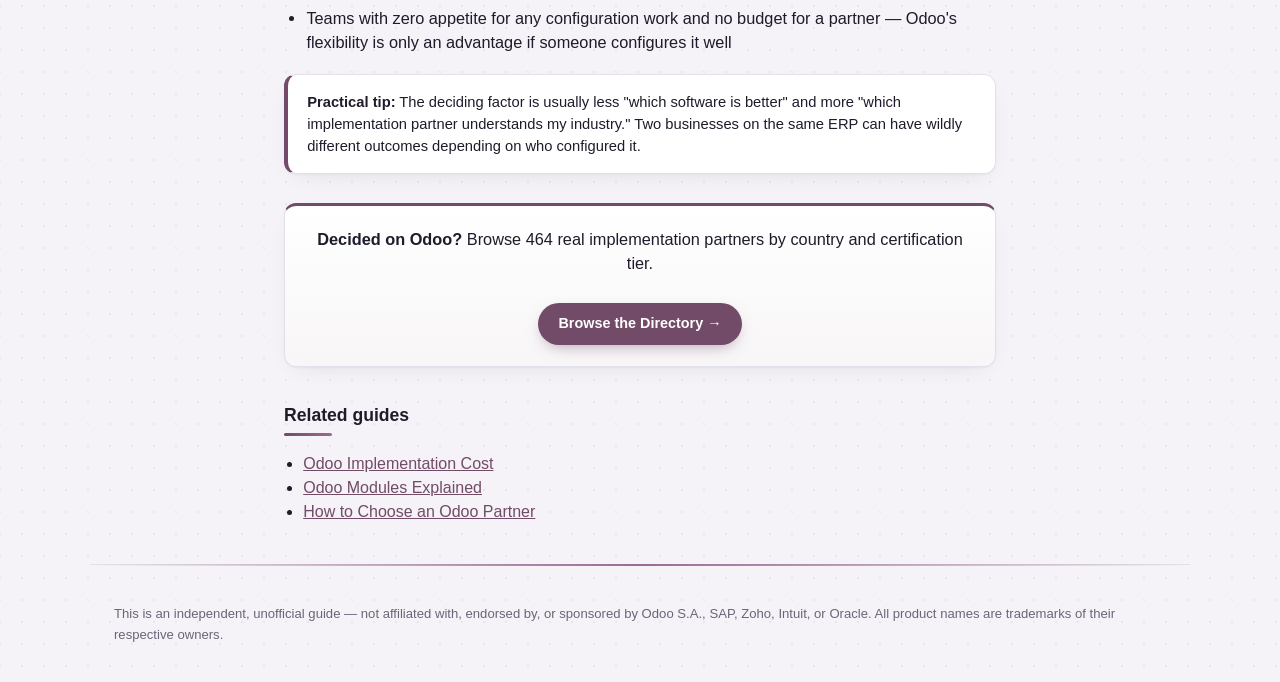
<file: odoo-vs-alternatives.html>
<!DOCTYPE html>
<html lang="en">
<head>
<meta charset="UTF-8">
<meta name="viewport" content="width=device-width, initial-scale=1.0">
<title>Odoo vs SAP vs Zoho vs QuickBooks: Which ERP Fits?</title>
<meta name="description" content="How Odoo compares to SAP Business One, Zoho, QuickBooks, and NetSuite — strengths, weaknesses, and which business situations favor each one.">
<meta name="robots" content="index, follow">
<link rel="canonical" href="https://odoo-companies-hub.github.io/odoo_companies/odoo-vs-alternatives.html">
<link rel="icon" href="favicon.svg" type="image/svg+xml">

<meta property="og:site_name" content="Odoo Partners Directory">
<meta property="og:title" content="Odoo vs SAP vs Zoho vs QuickBooks: Which ERP Fits?">
<meta property="og:description" content="How Odoo compares to SAP Business One, Zoho, QuickBooks, and NetSuite — strengths, weaknesses, and which business situations favor each one.">
<meta property="og:type" content="article">
<meta property="og:url" content="https://odoo-companies-hub.github.io/odoo_companies/odoo-vs-alternatives.html">

<meta name="twitter:card" content="summary">
<meta name="twitter:title" content="Odoo vs SAP vs Zoho vs QuickBooks: Which ERP Fits?">
<meta name="twitter:description" content="How Odoo compares to SAP Business One, Zoho, QuickBooks, and NetSuite — strengths, weaknesses, and which business situations favor each one.">

<script async src="https://pagead2.googlesyndication.com/pagead/js/adsbygoogle.js?client=ca-pub-3038988631598049" crossorigin="anonymous"></script>
<link rel="stylesheet" href="styles.css">

<script type="application/ld+json">
{
  "@context": "https://schema.org",
  "@type": "BreadcrumbList",
  "itemListElement": [
    {
      "@type": "ListItem",
      "position": 1,
      "name": "Home",
      "item": "https://odoo-companies-hub.github.io/odoo_companies/index.html"
    },
    {
      "@type": "ListItem",
      "position": 2,
      "name": "Guides",
      "item": "https://odoo-companies-hub.github.io/odoo_companies/guides.html"
    },
    {
      "@type": "ListItem",
      "position": 3,
      "name": "Odoo vs Alternatives",
      "item": "https://odoo-companies-hub.github.io/odoo_companies/odoo-vs-alternatives.html"
    }
  ]
}
</script>
<script type="application/ld+json">
{
  "@context": "https://schema.org",
  "@type": "Article",
  "headline": "Odoo vs SAP vs Zoho vs QuickBooks: Which ERP Fits?",
  "description": "How Odoo compares to SAP Business One, Zoho, QuickBooks, and NetSuite — strengths, weaknesses, and which business situations favor each one.",
  "datePublished": "2026-10-06",
  "dateModified": "2026-10-07",
  "mainEntityOfPage": {
    "@type": "WebPage",
    "@id": "https://odoo-companies-hub.github.io/odoo_companies/odoo-vs-alternatives.html"
  },
  "author": {
    "@type": "Organization",
    "name": "Odoo Partners Directory",
    "url": "https://odoo-companies-hub.github.io/odoo_companies/"
  },
  "publisher": {
    "@type": "Organization",
    "name": "Odoo Partners Directory",
    "url": "https://odoo-companies-hub.github.io/odoo_companies/",
    "logo": {
      "@type": "ImageObject",
      "url": "https://odoo-companies-hub.github.io/odoo_companies/favicon.svg"
    }
  }
}
</script>
</head>
<body>

<nav class="site-nav">
  <a class="brand" href="index.html">Odoo Partners Directory</a>
  <div class="links">
    <a href="index.html">Directory</a>
    <a href="find-a-partner.html">Find a Partner</a>
    <a href="guides.html">Guides</a>
    <a href="glossary.html">Glossary</a>
    <a href="odoo-implementation-cost.html">Implementation Cost</a>
    <a href="odoo-vs-alternatives.html">Odoo vs Alternatives</a>
  <a href="about.html">About</a>
  <a href="contact.html">Contact</a>
  </div>
</nav>

<header class="article-hero">
  <div class="wrap">
    <span class="eyebrow">Guide</span>
    <h1>Odoo vs SAP vs Zoho vs QuickBooks: Which ERP Fits?</h1>
    <p>A straight comparison of the ERPs most often cross-shopped against Odoo, and which kind of business each one actually suits.</p>
  </div>
</header>

<article class="post">
  <p>Most businesses evaluating Odoo are also looking at a handful of other systems. None of these is
  objectively "better" — they're built for different company sizes, budgets, and levels of in-house IT capacity.</p>

  <h2>Quick comparison</h2>
  <table>
    <tr><th>System</th><th>Best fit for</th><th>Key tradeoff</th></tr>
    <tr>
      <td><strong>Odoo</strong></td>
      <td>SMEs to mid-market wanting one connected system (CRM + Inventory + Accounting + more) with full
      customization control</td>
      <td>Open and flexible, but that flexibility means implementation quality depends heavily on your partner</td>
    </tr>
    <tr>
      <td><strong>SAP Business One</strong></td>
      <td>Mid-market manufacturers/distributors needing deep, battle-tested financial and supply-chain controls</td>
      <td>Generally higher license + implementation cost, less flexible UI, steeper learning curve</td>
    </tr>
    <tr>
      <td><strong>Zoho (One/Books/CRM)</strong></td>
      <td>Small businesses wanting a lighter-weight, cheaper suite with fast setup</td>
      <td>Less depth for complex manufacturing/inventory operations than Odoo or SAP</td>
    </tr>
    <tr>
      <td><strong>QuickBooks (+ add-ons)</strong></td>
      <td>Very small businesses needing solid accounting first, with light operations needs</td>
      <td>Not a true ERP — inventory/manufacturing/CRM require bolt-on apps that don't integrate as natively</td>
    </tr>
    <tr>
      <td><strong>NetSuite</strong></td>
      <td>Fast-growing or multi-entity businesses that want a mature, Oracle-backed cloud ERP</td>
      <td>Higher cost, less implementation flexibility, locked into Oracle's cloud</td>
    </tr>
  </table>

  <h2>Why businesses choose Odoo specifically</h2>
  <ul>
    <li><strong>One system, many apps</strong> — Sales, CRM, Inventory, Manufacturing, Accounting, HR, Website/eCommerce
    all share the same database, so data doesn't need to be synced between separate tools</li>
    <li><strong>Open-source core</strong> — the Community edition can be self-hosted and modified freely, which
    appeals to businesses with in-house technical capacity or very specific needs</li>
    <li><strong>Large implementation partner ecosystem</strong> — hundreds of certified partners worldwide
    (see the <a href="index.html">directory</a>) means pricing and support options vary widely, which can work
    for or against you depending on how carefully you choose</li>
    <li><strong>Incremental adoption</strong> — you can start with just one or two apps (e.g. CRM + Invoicing)
    and add more later, rather than a single big-bang rollout</li>
  </ul>

  <h2>Where Odoo is usually not the right fit</h2>
  <ul>
    <li>Extremely large enterprises with complex multi-entity consolidation needs that are better served by
    SAP or Oracle-tier systems with decades of enterprise-grade tooling</li>
    <li>Businesses that only need accounting and nothing else — a dedicated tool like QuickBooks or Xero may
    be simpler and cheaper</li>
    <li>Teams with zero appetite for any configuration work and no budget for a partner — Odoo's flexibility is
    only an advantage if someone configures it well</li>
  </ul>

  <div class="callout">
    <strong>Practical tip:</strong> The deciding factor is usually less "which software is better" and more
    "which implementation partner understands my industry." Two businesses on the same ERP can have wildly
    different outcomes depending on who configured it.
  </div>

  <div class="cta-box">
    <p><strong>Decided on Odoo?</strong> Browse 464 real implementation partners by country and certification tier.</p>
    <a class="btn" href="index.html">Browse the Directory →</a>
  </div>
</article>

<div class="related">
  <h2>Related guides</h2>
  <ul>
    <li><a href="odoo-implementation-cost.html">Odoo Implementation Cost</a></li>
    <li><a href="odoo-modules-explained.html">Odoo Modules Explained</a></li>
    <li><a href="how-to-choose-odoo-partner.html">How to Choose an Odoo Partner</a></li>
  </ul>
</div>

<footer>
  <p>This is an independent, unofficial guide — not affiliated with, endorsed by, or sponsored by Odoo S.A.,
  SAP, Zoho, Intuit, or Oracle. All product names are trademarks of their respective owners.</p>
</footer>

</body>
</html>
</file>
<file: styles.css>
:root{--bg:#f5f3f7;--surface:#ffffff;--border:#e4e0ea;--text:#201a2b;--muted:#6c6478;--accent:#714b67;--accent2:#9b6b92;--accent-ink:#ffffff;--gold:#b8862f;--silver:#78818f;--ready:#4a74ad;--radius:12px;--shadow:0 1px 2px rgba(32,26,43,.04),0 8px 24px -12px rgba(32,26,43,.12)}@media (prefers-color-scheme:dark){:root{--bg:#15131a;--surface:#1e1b26;--border:#312c3b;--text:#eeebf2;--muted:#a79fb3;--shadow:0 1px 2px rgba(0,0,0,.2),0 8px 24px -12px rgba(0,0,0,.5)}}*{box-sizing:border-box}html{scroll-behavior:smooth}body{margin:0;background:var(--bg);color:var(--text);font-family:-apple-system,BlinkMacSystemFont,"Segoe UI",Roboto,Helvetica,Arial,sans-serif;line-height:1.5}a{color:var(--accent)}.site-nav{max-width:1100px;margin:0 auto;padding:1rem 1.5rem;display:flex;align-items:center;justify-content:space-between;gap:1rem;flex-wrap:wrap}.site-nav .brand{font-weight:800;color:var(--text);text-decoration:none;font-size:1.05rem}.site-nav .links{display:flex;gap:1.2rem;flex-wrap:wrap;font-size:.88rem}.site-nav .links a{color:var(--muted);text-decoration:none;font-weight:600}.site-nav .links a:hover{color:var(--accent)}.hero{background:linear-gradient(160deg,var(--accent) 0,var(--accent2) 100%);color:#fff;padding:3.2rem 1.5rem 3.6rem;text-align:center}.hero .eyebrow{display:inline-flex;align-items:center;gap:.4rem;font-size:.78rem;font-weight:700;letter-spacing:.06em;text-transform:uppercase;background:rgba(255,255,255,.15);padding:.3rem .8rem;border-radius:999px;margin-bottom:1rem}.hero h1{font-size:clamp(1.8rem,4vw,2.6rem);margin:0 0 .7rem;letter-spacing:-.01em}.hero p{max-width:620px;margin:0 auto;color:rgba(255,255,255,.88);font-size:1.02rem}.stats-row{max-width:760px;margin:2rem auto 0;display:grid;grid-template-columns:repeat(auto-fit,minmax(130px,1fr));gap:1rem}.stat{background:rgba(255,255,255,.12);border:1px solid rgba(255,255,255,.18);border-radius:var(--radius);padding:.9rem .5rem}.stat b{display:block;font-size:1.5rem;line-height:1.2}.stat span{font-size:.78rem;color:rgba(255,255,255,.8)}.ad-slot{max-width:900px;margin:1.5rem auto;min-height:0;text-align:center}.controls-wrap{position:sticky;top:0;z-index:10;background:var(--bg);padding-top:1.2rem;padding-bottom:.6rem;border-bottom:1px solid transparent}.controls-wrap.stuck{border-bottom-color:var(--border);box-shadow:var(--shadow)}.controls{max-width:1100px;margin:0 auto;padding:0 1.5rem;display:flex;gap:.75rem;flex-wrap:wrap}.controls input,.controls select{padding:.7rem 1rem;border:1px solid var(--border);border-radius:var(--radius);background:var(--surface);color:var(--text);font-size:.95rem}.controls input{flex:1;min-width:200px}.stats{max-width:1100px;margin:.65rem auto 0;padding:0 1.5rem;color:var(--muted);font-size:.85rem}.cmp-hint{max-width:1100px;margin:.35rem auto 0;padding:0 1.5rem;color:var(--muted);font-size:.8rem}.cmp-hint strong{color:var(--accent)}main{max-width:1100px;margin:0 auto;padding:1rem 1.5rem 1rem}.grid{display:grid;grid-template-columns:repeat(auto-fill,minmax(270px,1fr));gap:1rem;margin-top:1rem}.card{background:var(--surface);border:1px solid var(--border);border-left:4px solid var(--border);border-radius:var(--radius);padding:1.1rem 1.2rem;display:flex;flex-direction:column;gap:.55rem;box-shadow:var(--shadow);transition:transform .12s ease,box-shadow .12s ease}.card:hover{transform:translateY(-2px)}.card.Gold{border-left-color:var(--gold)}.card.Silver{border-left-color:var(--silver)}.card.Ready{border-left-color:var(--ready)}.card h3{margin:0;font-size:1.02rem;line-height:1.3}.card .meta{display:flex;gap:.4rem;flex-wrap:wrap;align-items:center;font-size:.78rem;color:var(--muted)}.badge{padding:.15rem .6rem;border-radius:999px;font-weight:700;font-size:.72rem;color:#fff;letter-spacing:.01em}.badge.Gold{background:var(--gold)}.badge.Silver{background:var(--silver)}.badge.Ready{background:var(--ready)}.country-chip{padding:.15rem .55rem;border-radius:999px;background:var(--bg);border:1px solid var(--border)}.card .insight{margin:0;font-size:.78rem;color:var(--accent);background:rgba(113,75,103,.08);border-radius:999px;padding:.3rem .65rem;display:inline-block;width:fit-content;font-weight:600}.card .addr{font-size:.78rem;color:var(--muted);line-height:1.4}.card .contact{display:flex;flex-direction:column;gap:.3rem}.card .contact a{font-size:.82rem;color:var(--text);text-decoration:none;display:flex;align-items:center;gap:.4rem;overflow-wrap:anywhere}.card .contact a:hover{color:var(--accent);text-decoration:underline}.card .no-contact{margin:0;font-size:.78rem;color:var(--muted);font-style:italic}.card-actions{display:flex;align-items:center;justify-content:space-between;gap:.5rem;flex-wrap:wrap}.cmp-label{display:flex;align-items:center;gap:.4rem;font-size:.78rem;color:var(--muted);cursor:pointer;user-select:none}.cmp-label input{cursor:pointer}.fav-btn{border:1px solid var(--border);background:var(--bg);color:var(--muted);border-radius:999px;padding:.25rem .7rem;font-size:.75rem;font-weight:700;cursor:pointer}.fav-btn.active{border-color:var(--gold);color:var(--gold);background:rgba(184,134,47,.1)}.fav-toggle{padding:.7rem 1rem;border:1px solid var(--border);border-radius:var(--radius);background:var(--surface);color:var(--text);font-size:.88rem;font-weight:600;cursor:pointer}.fav-toggle.active{border-color:var(--gold);color:var(--gold);background:rgba(184,134,47,.08)}.card a.profile-link{margin-top:auto;font-size:.85rem;color:var(--accent);text-decoration:none;font-weight:700;display:inline-flex;align-items:center;gap:.25rem}.card a.profile-link:hover{text-decoration:underline}.empty{text-align:center;color:var(--muted);padding:3rem 1rem}.pager{display:flex;justify-content:center;gap:.5rem;margin:1.6rem 0 .5rem}.pager button{padding:.5rem 1.1rem;border-radius:999px;border:1px solid var(--border);background:var(--surface);color:var(--text);cursor:pointer;font-size:.85rem;font-weight:600}.pager button:disabled{opacity:.4;cursor:default}section.content{max-width:1100px;margin:2.5rem auto 0;padding:0 1.5rem}section.content h2{font-size:1.35rem;margin-bottom:.25rem;letter-spacing:-.01em}section.content>p.intro{color:var(--muted);margin-top:0;max-width:720px}.guide-grid{display:grid;grid-template-columns:repeat(auto-fill,minmax(280px,1fr));gap:1rem;margin-top:1rem}.guide-card{background:var(--surface);border:1px solid var(--border);border-radius:var(--radius);padding:1.1rem 1.2rem;box-shadow:var(--shadow)}.guide-card h3{margin:0 0 .4rem;font-size:1rem;display:flex;align-items:center;gap:.4rem}.guide-card p{margin:0;font-size:.85rem;color:var(--muted);line-height:1.55}.guide-card button{margin-top:.7rem;font-size:.78rem;padding:.35rem .8rem;border-radius:999px;border:1px solid var(--border);background:var(--bg);color:var(--text);cursor:pointer;font-weight:600}.guide-card button:hover{border-color:var(--accent);color:var(--accent)}.guide-card a.card-link{color:inherit;text-decoration:none;display:block}.tier-explainer{display:grid;grid-template-columns:repeat(auto-fit,minmax(220px,1fr));gap:1rem;margin-top:1rem}.tier-explainer .t{background:var(--surface);border:1px solid var(--border);border-radius:var(--radius);padding:1.1rem 1.2rem;box-shadow:var(--shadow)}.tier-explainer .t h3{margin:0 0 .4rem;font-size:.95rem}.tier-explainer .t p{margin:0;font-size:.85rem;color:var(--muted);line-height:1.55}.faq{margin-top:1rem}.faq details{background:var(--surface);border:1px solid var(--border);border-radius:var(--radius);padding:.9rem 1.1rem;margin-bottom:.6rem;box-shadow:var(--shadow)}.faq summary{cursor:pointer;font-weight:600;font-size:.95rem}.faq p{margin:.6rem 0 0;color:var(--muted);font-size:.88rem;line-height:1.6}footer{max-width:1100px;margin:2.5rem auto 0;padding:1.5rem;color:var(--muted);font-size:.82rem;line-height:1.6;border-top:1px solid var(--border)}.article-hero{background:linear-gradient(160deg,var(--accent) 0,var(--accent2) 100%);color:#fff;padding:2.6rem 1.5rem 2.8rem;text-align:left}.article-hero .wrap{max-width:760px;margin:0 auto}.article-hero .eyebrow{display:inline-flex;align-items:center;gap:.4rem;font-size:.78rem;font-weight:700;letter-spacing:.06em;text-transform:uppercase;background:rgba(255,255,255,.15);padding:.3rem .8rem;border-radius:999px;margin-bottom:1rem}.article-hero h1{font-size:clamp(1.6rem,3.6vw,2.2rem);margin:0 0 .6rem;letter-spacing:-.01em}.article-hero p{color:rgba(255,255,255,.88);margin:0;font-size:1rem}article.post{max-width:760px;margin:2.2rem auto;padding:0 1.5rem;font-size:1.02rem}article.post h2{font-size:1.35rem;margin:2rem 0 .6rem;letter-spacing:-.01em}article.post h3{font-size:1.1rem;margin:1.5rem 0 .5rem}article.post p{margin:0 0 1rem;color:var(--text)}article.post ol,article.post ul{margin:0 0 1rem;padding-left:1.4rem}article.post li{margin-bottom:.4rem}article.post .callout{background:var(--surface);border:1px solid var(--border);border-left:4px solid var(--accent);border-radius:var(--radius);padding:1rem 1.2rem;margin:1.2rem 0;box-shadow:var(--shadow);font-size:.92rem}article.post table{width:100%;border-collapse:collapse;margin:1rem 0;font-size:.92rem}article.post td,article.post th{text-align:left;padding:.6rem .7rem;border-bottom:1px solid var(--border)}article.post th{color:var(--muted);font-weight:700}.cta-box{background:var(--surface);border:1px solid var(--border);border-radius:var(--radius);padding:1.3rem;margin:1.8rem 0;box-shadow:var(--shadow);text-align:center}.cta-box a.btn{display:inline-block;margin-top:.7rem;background:var(--accent);color:#fff;text-decoration:none;padding:.65rem 1.3rem;border-radius:999px;font-weight:700;font-size:.9rem}.related{max-width:760px;margin:2rem auto;padding:0 1.5rem}.related h2{font-size:1.1rem}.related ul{padding-left:1.2rem}.quiz-wrap{max-width:1100px;margin:2.2rem auto 0;padding:0 1.5rem}.quiz-card{background:var(--surface);border:1px solid var(--border);border-radius:var(--radius);box-shadow:var(--shadow);padding:1.6rem;display:grid;grid-template-columns:repeat(auto-fit,minmax(220px,1fr));gap:1.1rem;align-items:end}.quiz-field{display:flex;flex-direction:column;gap:.4rem}.quiz-field label{font-size:.82rem;font-weight:700;color:var(--muted)}.quiz-field select{padding:.65rem .8rem;border:1px solid var(--border);border-radius:var(--radius);background:var(--bg);color:var(--text);font-size:.92rem}#q-submit{grid-column:1/-1;background:var(--accent);color:#fff;border:none;border-radius:var(--radius);padding:.85rem 1.4rem;font-size:.95rem;font-weight:700;cursor:pointer;justify-self:start}#q-submit:hover{background:var(--accent2)}.match-results{margin-top:2.2rem}.match-results h2{font-size:1.25rem;margin-bottom:.2rem}.match-sub{color:var(--muted);margin-top:0;font-size:.9rem}.match-reasons{margin:.1rem 0 0;padding-left:1.1rem;font-size:.8rem;color:var(--text)}.match-reasons li{margin-bottom:.2rem}.gloss-index{display:flex;flex-wrap:wrap;gap:.5rem .9rem;margin:.8rem 0 1.4rem;font-size:.85rem}.gloss-index a{color:var(--accent);text-decoration:none}.gloss-index a:hover{text-decoration:underline}.gloss-grid .guide-card{scroll-margin-top:5rem}.compare-bar{position:fixed;left:50%;bottom:1.2rem;transform:translateX(-50%);z-index:50;background:var(--text);color:var(--bg);border-radius:999px;padding:.7rem 1.4rem;display:flex;align-items:center;gap:1rem;box-shadow:var(--shadow);font-size:.88rem;font-weight:600}.cmp-bar-actions{display:flex;gap:.5rem}.cmp-bar-actions button{border:none;border-radius:999px;padding:.4rem 1rem;font-size:.82rem;font-weight:700;cursor:pointer}.cmp-bar-actions #cmp-view{background:var(--accent);color:#fff}.cmp-bar-actions #cmp-clear{background:transparent;color:var(--bg);border:1px solid rgba(255,255,255,.35)}.compare-modal{position:fixed;inset:0;z-index:60;display:none;align-items:center;justify-content:center;padding:1.2rem}.compare-modal:not([hidden]){display:flex}.compare-modal-backdrop{position:absolute;inset:0;background:rgba(0,0,0,.55)}.compare-modal-panel{position:relative;background:var(--surface);border-radius:var(--radius);max-width:960px;width:100%;max-height:85vh;overflow:auto;padding:1.6rem;box-shadow:var(--shadow)}.compare-modal-panel h2{margin:0 0 1rem;font-size:1.2rem}#compare-modal-close{position:absolute;top:1rem;right:1rem;border:1px solid var(--border);background:var(--bg);color:var(--text);border-radius:999px;width:2rem;height:2rem;cursor:pointer;font-size:.9rem}.cmp-table-wrap{overflow-x:auto}.cmp-table{width:100%;border-collapse:collapse;font-size:.85rem}.cmp-table th,.cmp-table td{padding:.65rem .8rem;border-bottom:1px solid var(--border);text-align:left;vertical-align:top;white-space:normal}.cmp-table thead th{color:var(--text);font-weight:700}.cmp-table tbody th{color:var(--muted);font-weight:700;white-space:nowrap}.cmp-table a{color:var(--accent)}.cmp-legend-hint{margin:0 0 1rem;font-size:.8rem;color:var(--muted)}.cmp-table tr.row-same{opacity:.55}.cmp-table tr.row-diff{background:rgba(113,75,103,.07)}.cmp-table tr.row-diff th{border-left:3px solid var(--accent);padding-left:.65rem}
/* ---- Visual polish pass (2026-10-24) ---- */
@import url('https://fonts.googleapis.com/css2?family=Inter:wght@400;500;600;700;800&display=swap');
body{font-family:'Inter',-apple-system,BlinkMacSystemFont,"Segoe UI",Roboto,Helvetica,Arial,sans-serif}
::selection{background:var(--accent);color:#fff}
*{scroll-margin-top:1rem}
a,button,.card,.guide-card,.badge,.fav-btn,.fav-toggle,.pager button,#q-submit,.cta-box a.btn{transition:transform .15s ease,box-shadow .15s ease,background-color .15s ease,border-color .15s ease,color .15s ease}
a:focus-visible,button:focus-visible,input:focus-visible,select:focus-visible{outline:2px solid var(--accent);outline-offset:2px;border-radius:4px}
.hero,.article-hero{position:relative;overflow:hidden}
.hero::before,.article-hero::before{content:"";position:absolute;inset:0;background:radial-gradient(circle at 15% 20%,rgba(255,255,255,.16),transparent 45%),radial-gradient(circle at 85% 80%,rgba(255,255,255,.12),transparent 50%);pointer-events:none}
.hero *,.article-hero *{position:relative}
.hero h1,.article-hero h1{text-shadow:0 1px 2px rgba(0,0,0,.08)}
.stat{backdrop-filter:blur(2px);transition:transform .15s ease,background .15s ease}
.stat:hover{transform:translateY(-2px);background:rgba(255,255,255,.18)}
.card{position:relative}
.card:hover{box-shadow:0 2px 4px rgba(32,26,43,.06),0 16px 32px -14px rgba(32,26,43,.22);border-color:var(--accent2)}
@media (prefers-color-scheme:dark){.card:hover{box-shadow:0 2px 4px rgba(0,0,0,.3),0 16px 32px -14px rgba(0,0,0,.65)}}
.guide-card{transition:transform .15s ease,box-shadow .15s ease,border-color .15s ease}
.guide-card:hover{transform:translateY(-3px);box-shadow:0 2px 4px rgba(32,26,43,.06),0 16px 32px -14px rgba(32,26,43,.22);border-color:var(--accent2)}
.cta-box{position:relative;overflow:hidden;border-top:3px solid var(--accent)}
.cta-box a.btn{box-shadow:0 6px 16px -6px rgba(113,75,103,.55)}
.cta-box a.btn:hover{background:var(--accent2);transform:translateY(-1px);box-shadow:0 10px 20px -6px rgba(113,75,103,.6)}
#q-submit{box-shadow:0 6px 16px -6px rgba(113,75,103,.5)}
#q-submit:hover{transform:translateY(-1px);box-shadow:0 10px 20px -6px rgba(113,75,103,.55)}
.fav-toggle:hover,.fav-btn:hover{border-color:var(--accent2);color:var(--accent)}
.pager button:not(:disabled):hover{border-color:var(--accent2);color:var(--accent);transform:translateY(-1px)}
.badge{box-shadow:0 2px 6px -2px rgba(0,0,0,.25)}
.site-nav .links a{position:relative}
.site-nav .links a::after{content:"";position:absolute;left:0;right:100%;bottom:-3px;height:2px;background:var(--accent);transition:right .18s ease}
.site-nav .links a:hover::after{right:0}
@media (prefers-reduced-motion:no-preference){
  .grid .card,.guide-grid .guide-card{animation:fadeUp .4s ease both}
  .grid .card:nth-child(2),.guide-grid .guide-card:nth-child(2){animation-delay:.03s}
  .grid .card:nth-child(3),.guide-grid .guide-card:nth-child(3){animation-delay:.06s}
  .grid .card:nth-child(4),.guide-grid .guide-card:nth-child(4){animation-delay:.09s}
  @keyframes fadeUp{from{opacity:0;transform:translateY(8px)}to{opacity:1;transform:translateY(0)}}
}
::-webkit-scrollbar{width:10px;height:10px}
::-webkit-scrollbar-track{background:var(--bg)}
::-webkit-scrollbar-thumb{background:var(--border);border-radius:999px}
::-webkit-scrollbar-thumb:hover{background:var(--accent2)}

/* ---- Visual polish pass 2 (2026-10-24) ---- */
.site-nav{position:sticky;top:0;z-index:20;background:color-mix(in srgb,var(--bg) 85%,transparent);backdrop-filter:blur(10px);-webkit-backdrop-filter:blur(10px);border-bottom:1px solid var(--border);box-shadow:0 2px 12px -6px rgba(32,26,43,.08)}
.site-nav .brand{display:inline-flex;align-items:center;gap:.5rem;background:linear-gradient(135deg,var(--accent),var(--accent2));-webkit-background-clip:text;background-clip:text;color:transparent;font-weight:800}
.hero,.article-hero{background:linear-gradient(145deg,var(--accent) 0%,var(--accent2) 55%,#b589a8 100%);background-size:180% 180%}
.hero::after,.article-hero::after{content:"";position:absolute;inset:-20% -10% auto auto;width:55%;height:140%;background:radial-gradient(circle,rgba(255,255,255,.14),transparent 60%);pointer-events:none;filter:blur(6px)}
.hero .eyebrow,.article-hero .eyebrow{backdrop-filter:blur(4px);border:1px solid rgba(255,255,255,.25)}
.badge{background-image:linear-gradient(135deg,rgba(255,255,255,.22),rgba(255,255,255,0))}
.card{background:linear-gradient(180deg,var(--surface) 0%,color-mix(in srgb,var(--surface) 97%,var(--accent)) 100%)}
.card h3{letter-spacing:-.01em}
.country-chip{font-weight:600}
section.content h2,.related h2{position:relative;padding-bottom:.5rem}
section.content h2::after,.related h2::after{content:"";position:absolute;left:0;bottom:0;width:48px;height:3px;border-radius:999px;background:linear-gradient(90deg,var(--accent),var(--accent2))}
article.post h2{position:relative;padding-bottom:.45rem}
article.post h2::after{content:"";position:absolute;left:0;bottom:0;width:40px;height:3px;border-radius:999px;background:linear-gradient(90deg,var(--accent),var(--accent2))}
.controls-wrap.stuck{background:color-mix(in srgb,var(--bg) 88%,transparent);backdrop-filter:blur(8px);-webkit-backdrop-filter:blur(8px)}
.controls input:focus,.controls select:focus{border-color:var(--accent2);box-shadow:0 0 0 3px rgba(113,75,103,.15)}
.quiz-card{border-top:3px solid transparent;background-image:linear-gradient(var(--surface),var(--surface)),linear-gradient(120deg,var(--accent),var(--accent2));background-origin:border-box;background-clip:padding-box,border-box;border:1px solid transparent}
.quiz-field select:focus{border-color:var(--accent2);box-shadow:0 0 0 3px rgba(113,75,103,.15)}
article.post table{border-radius:var(--radius);overflow:hidden;box-shadow:var(--shadow)}
article.post thead th{background:color-mix(in srgb,var(--accent) 8%,var(--surface))}
article.post tbody tr:hover{background:color-mix(in srgb,var(--accent) 5%,transparent)}
.faq details[open] summary{color:var(--accent)}
.faq details{transition:box-shadow .15s ease,border-color .15s ease}
.faq details[open]{border-color:var(--accent2);box-shadow:0 2px 4px rgba(32,26,43,.06),0 12px 28px -14px rgba(32,26,43,.2)}
.guide-card h3{letter-spacing:-.01em}
.stat{border-radius:calc(var(--radius) + 2px)}
footer{position:relative}
footer::before{content:"";position:absolute;top:-1px;left:0;right:0;height:2px;background:linear-gradient(90deg,transparent,var(--accent2),transparent)}
.cta-box{background:linear-gradient(180deg,var(--surface),color-mix(in srgb,var(--surface) 95%,var(--accent)))}
html{scrollbar-color:var(--border) var(--bg)}

/* ---- Visual polish pass 3 (2026-10-24) ---- */
body{background-image:radial-gradient(color-mix(in srgb,var(--text) 6%,transparent) 1px,transparent 1px);background-size:22px 22px;background-position:-11px -11px}
.hero::before{background:radial-gradient(circle at 15% 20%,rgba(255,255,255,.18),transparent 45%),radial-gradient(circle at 85% 15%,rgba(255,255,255,.14),transparent 40%),radial-gradient(circle at 60% 90%,rgba(255,255,255,.1),transparent 45%)}
.controls{position:relative}
.controls input{padding-left:2.6rem;background-image:url("data:image/svg+xml,%3Csvg xmlns='http://www.w3.org/2000/svg' viewBox='0 0 24 24' fill='none' stroke='%236c6478' stroke-width='2' stroke-linecap='round' stroke-linejoin='round'%3E%3Ccircle cx='11' cy='11' r='8'/%3E%3Cline x1='21' y1='21' x2='16.65' y2='16.65'/%3E%3C/svg%3E");background-repeat:no-repeat;background-position:1rem center;background-size:16px}
.card{border-top:3px solid var(--border)}
.card.Gold{border-top-color:var(--gold)}
.card.Silver{border-top-color:var(--silver)}
.card.Ready{border-top-color:var(--ready)}
.card .insight{display:inline-flex;align-items:center;gap:.4rem}
.country-chip{background:color-mix(in srgb,var(--accent) 6%,var(--bg))}
.card a.profile-link{gap:.3rem}
.card a.profile-link span,.card a.profile-link{transition:gap .15s ease}
.card a.profile-link:hover{gap:.55rem}
.pager button{position:relative}
.pager button:not(:disabled):active{transform:translateY(0) scale(.97)}
.compare-bar{backdrop-filter:blur(8px);-webkit-backdrop-filter:blur(8px);background:color-mix(in srgb,var(--text) 92%,transparent)}
.compare-modal-backdrop{backdrop-filter:blur(3px);-webkit-backdrop-filter:blur(3px)}
.compare-modal-panel{border:1px solid var(--border)}
.empty{position:relative}
.empty::before{content:"🔍";display:block;font-size:2rem;margin-bottom:.6rem;opacity:.6}
.fav-toggle{display:inline-flex;align-items:center;gap:.3rem}
.guide-card h3{display:flex;align-items:center;gap:.5rem}
.stat b{background:linear-gradient(135deg,#fff,rgba(255,255,255,.75));-webkit-background-clip:text;background-clip:text;color:transparent}
.site-nav .brand::before{content:"◆";margin-right:.1rem;font-size:.85em;background:none;-webkit-text-fill-color:initial;color:var(--accent2)}
@media (prefers-color-scheme:dark){.controls input{background-image:url("data:image/svg+xml,%3Csvg xmlns='http://www.w3.org/2000/svg' viewBox='0 0 24 24' fill='none' stroke='%23a79fb3' stroke-width='2' stroke-linecap='round' stroke-linejoin='round'%3E%3Ccircle cx='11' cy='11' r='8'/%3E%3Cline x1='21' y1='21' x2='16.65' y2='16.65'/%3E%3C/svg%3E")}}
</file>
